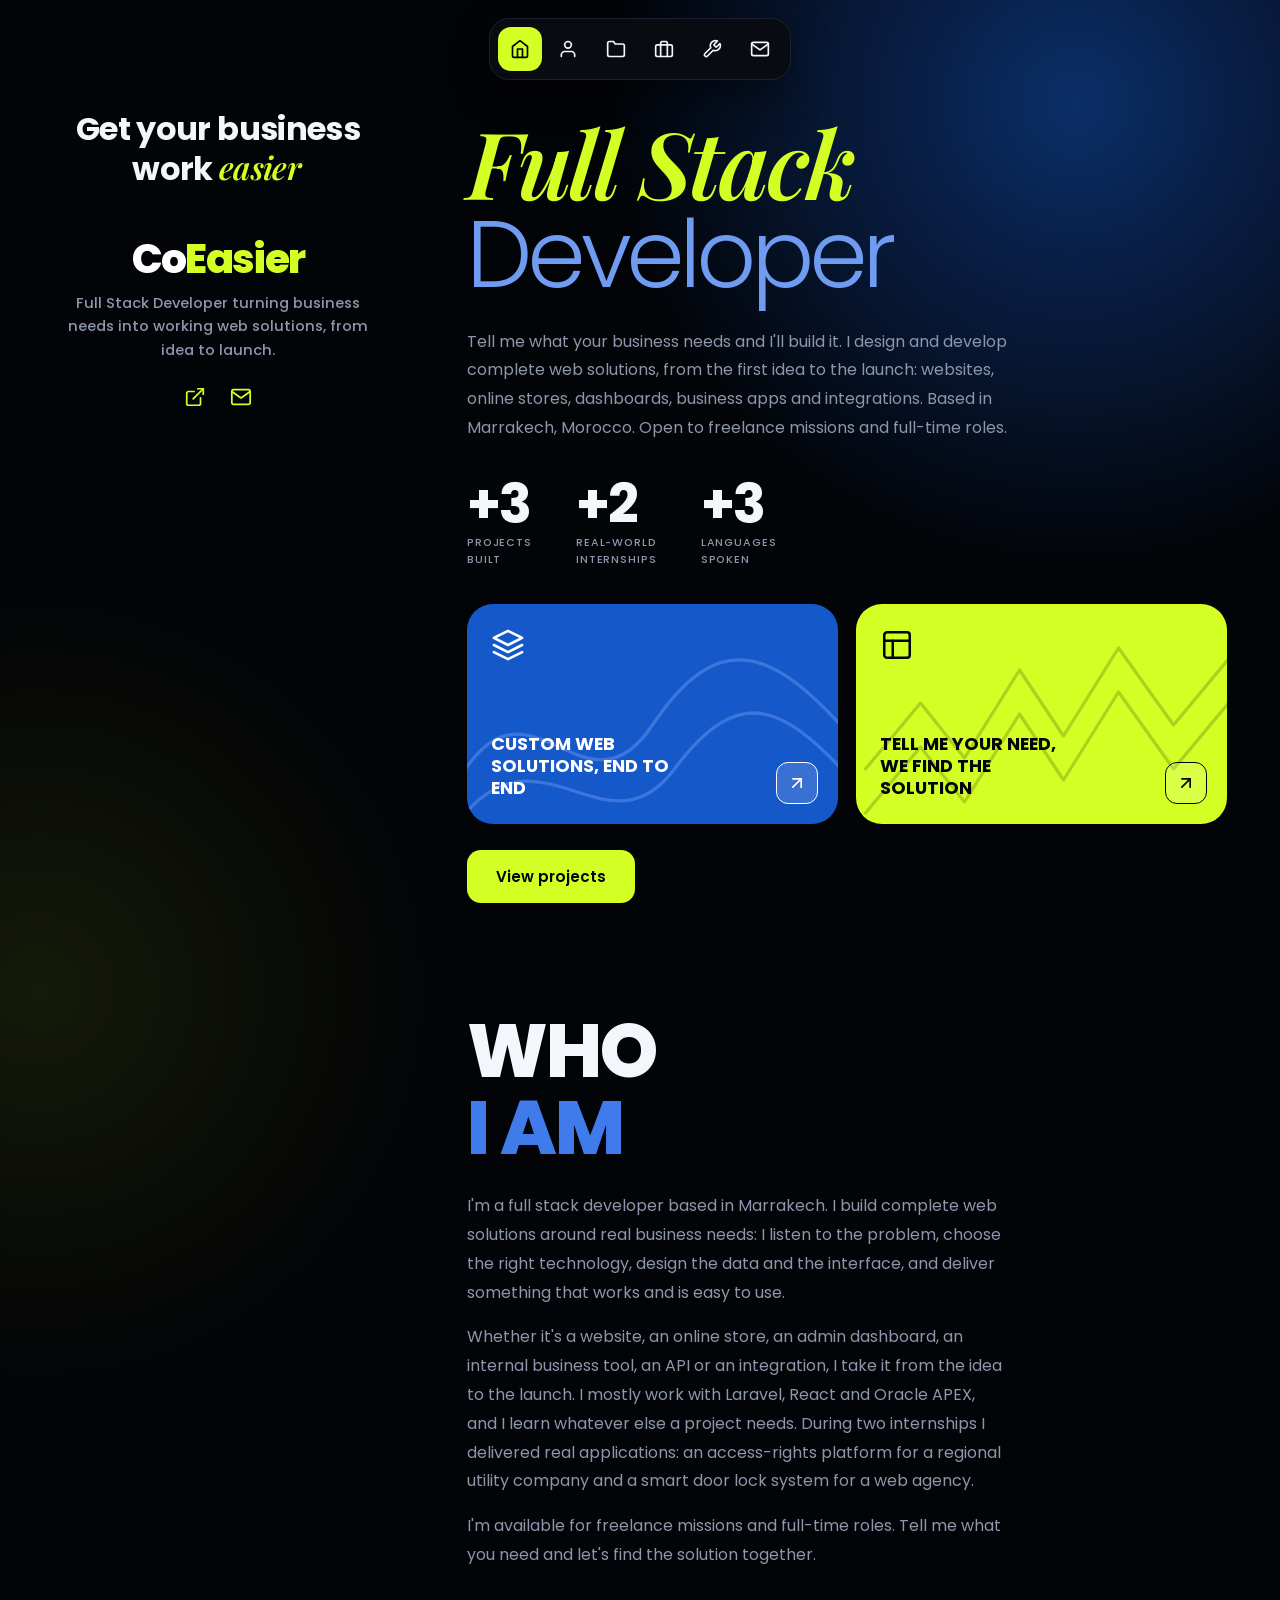
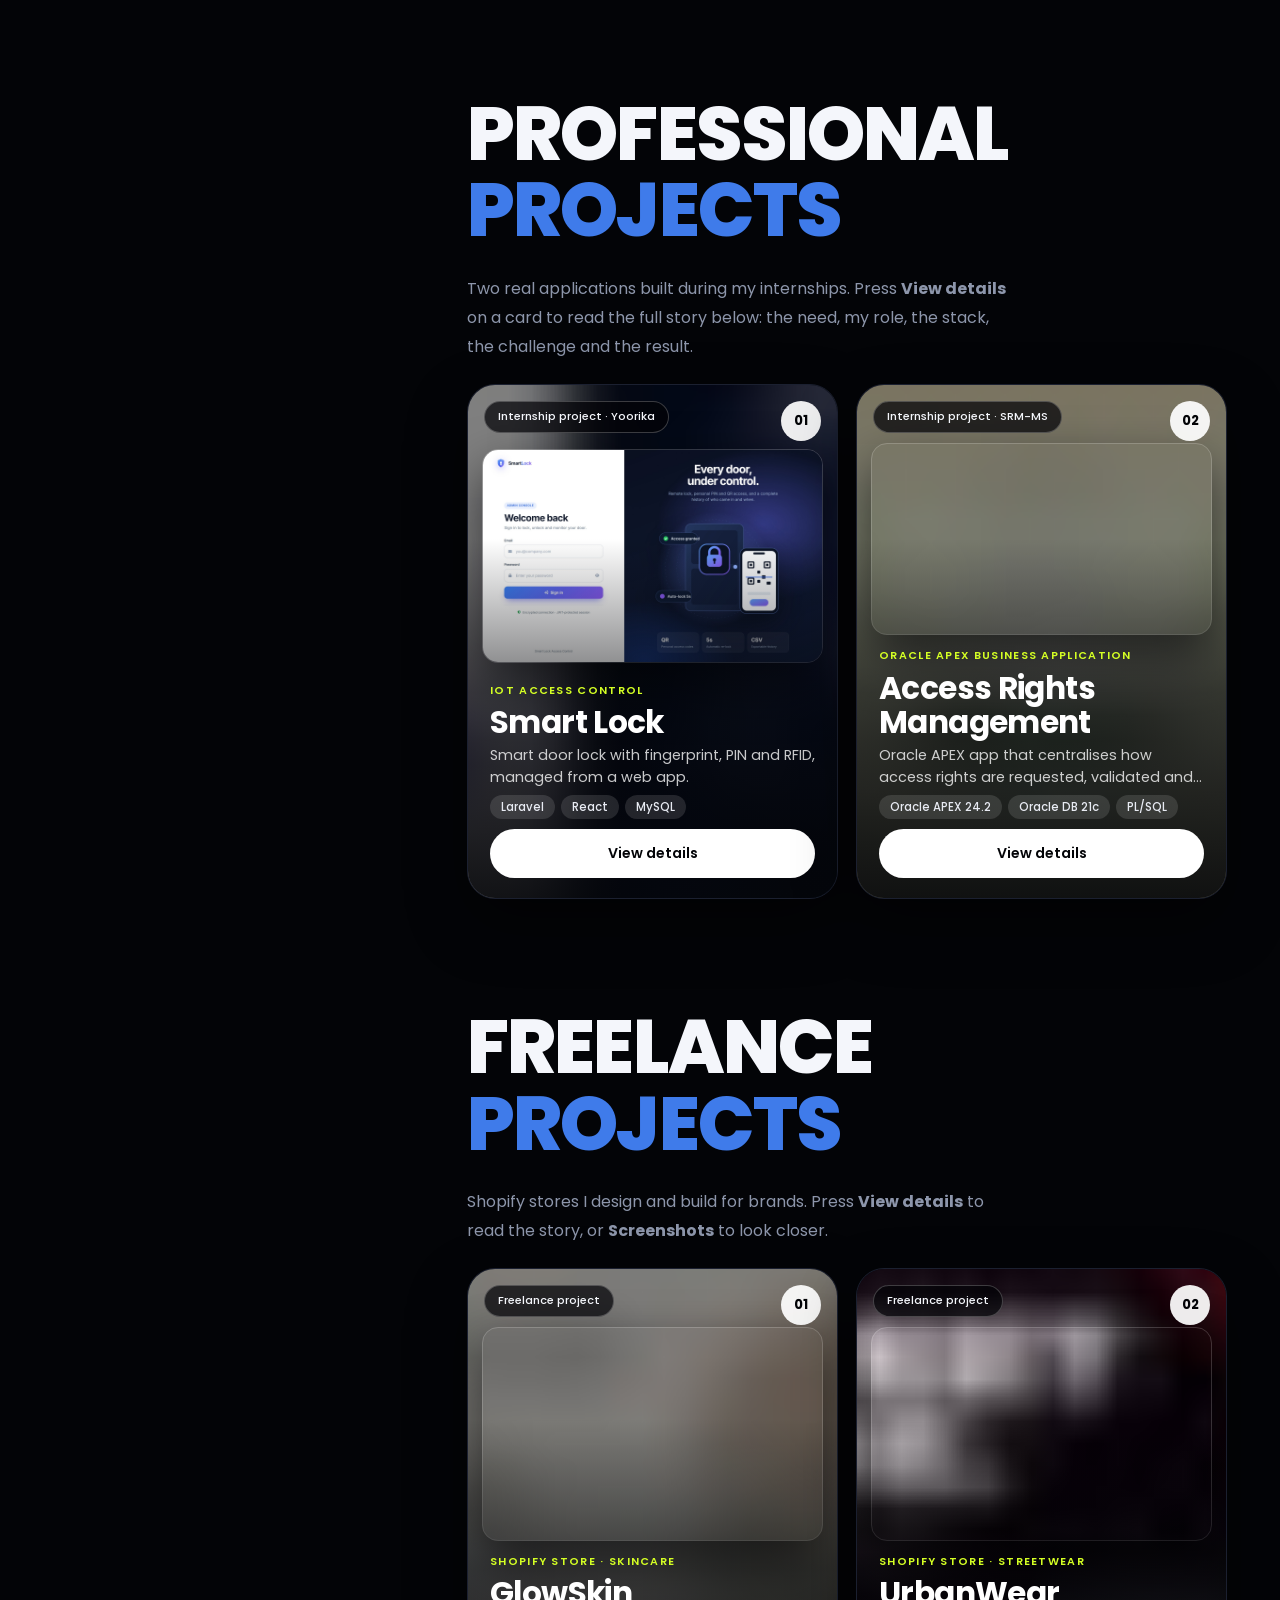
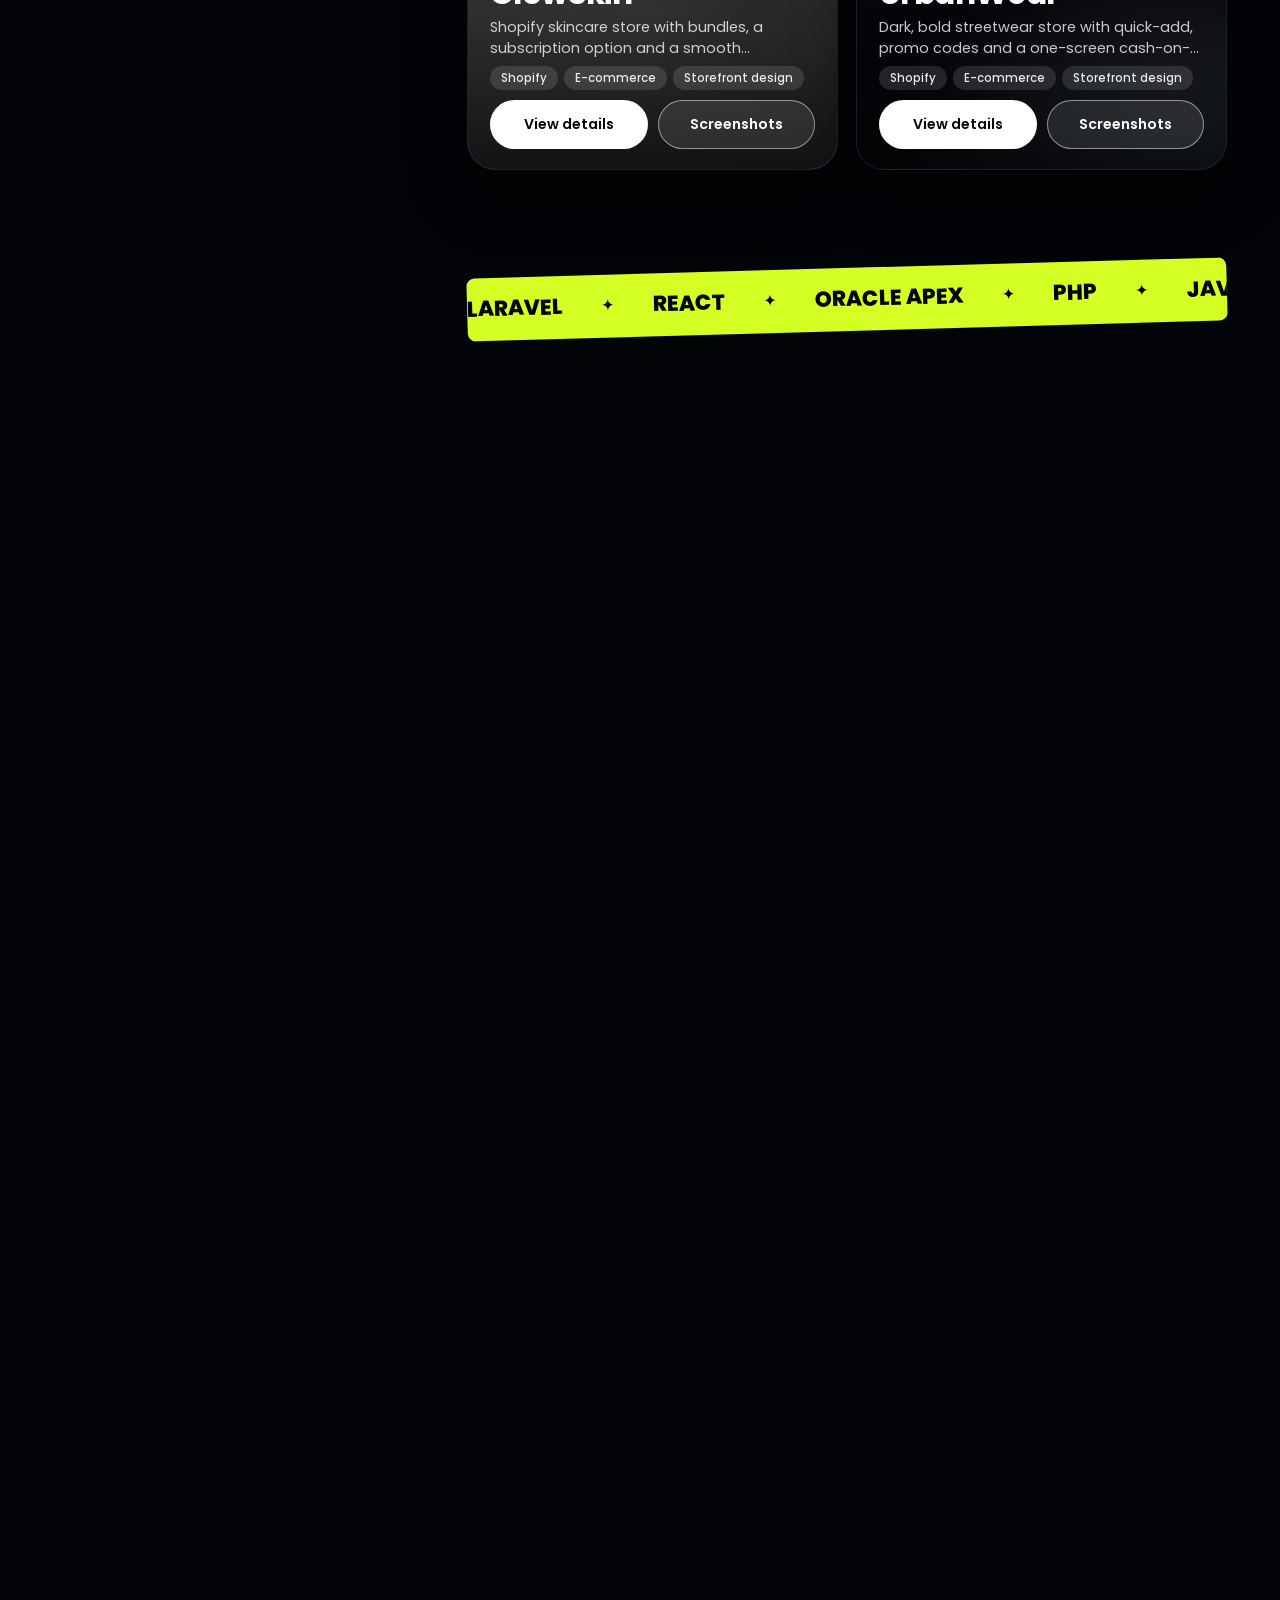
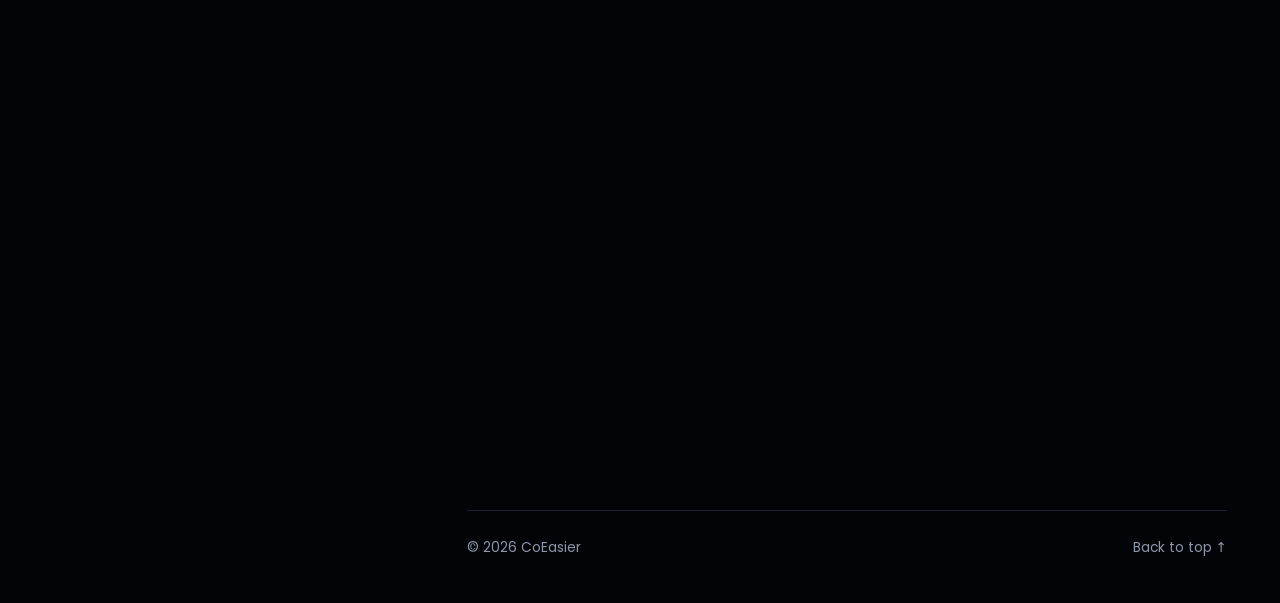
<file: index.html>
<!doctype html>
<html lang="en">
<head>
  <meta charset="utf-8">
  <meta name="viewport" content="width=device-width, initial-scale=1">
  <title>CoEasier | Full Stack Web Developer</title>
  <meta name="description" content="CoEasier, Full Stack Developer in Marrakech, Morocco. I turn business needs into complete web solutions: websites, online stores, dashboards, business apps and integrations.">
  <meta name="theme-color" content="#030407">
  <meta property="og:title" content="CoEasier | Full Stack Web Developer">
  <meta property="og:description" content="Custom web solutions, from the first idea to the launch.">
  <meta property="og:type" content="website">
  <link rel="preconnect" href="https://fonts.googleapis.com">
  <link rel="preconnect" href="https://fonts.gstatic.com" crossorigin>
  <link href="https://fonts.googleapis.com/css2?family=Playfair+Display:ital,wght@1,500;1,600&family=Poppins:wght@300;400;500;600;700;800&display=swap" rel="stylesheet">
  <link rel="stylesheet" href="style.css?v=77">
</head>
<body>
  <svg width="0" height="0" style="position:absolute" aria-hidden="true">
    <defs>
      <symbol id="i-home" viewBox="0 0 24 24"><path d="M3 9l9-7 9 7v11a2 2 0 0 1-2 2H5a2 2 0 0 1-2-2z"/><polyline points="9 22 9 12 15 12 15 22"/></symbol>
      <symbol id="i-user" viewBox="0 0 24 24"><path d="M20 21v-2a4 4 0 0 0-4-4H8a4 4 0 0 0-4 4v2"/><circle cx="12" cy="7" r="4"/></symbol>
      <symbol id="i-folder" viewBox="0 0 24 24"><path d="M22 19a2 2 0 0 1-2 2H4a2 2 0 0 1-2-2V5a2 2 0 0 1 2-2h5l2 3h9a2 2 0 0 1 2 2z"/></symbol>
      <symbol id="i-briefcase" viewBox="0 0 24 24"><rect x="2" y="7" width="20" height="14" rx="2"/><path d="M16 21V5a2 2 0 0 0-2-2h-4a2 2 0 0 0-2 2v16"/></symbol>
      <symbol id="i-tool" viewBox="0 0 24 24"><path d="M14.7 6.3a1 1 0 0 0 0 1.4l1.6 1.6a1 1 0 0 0 1.4 0l3.77-3.77a6 6 0 0 1-7.94 7.94l-6.91 6.91a2.12 2.12 0 0 1-3-3l6.91-6.91a6 6 0 0 1 7.94-7.94l-3.76 3.76z"/></symbol>
      <symbol id="i-mail" viewBox="0 0 24 24"><path d="M4 4h16c1.1 0 2 .9 2 2v12c0 1.1-.9 2-2 2H4c-1.1 0-2-.9-2-2V6c0-1.1.9-2 2-2z"/><polyline points="22,6 12,13 2,6"/></symbol>
      <symbol id="i-github" viewBox="0 0 24 24"><path d="M9 19c-5 1.5-5-2.5-7-3m14 6v-3.87a3.37 3.37 0 0 0-.94-2.61c3.14-.35 6.44-1.54 6.44-7A5.44 5.44 0 0 0 20 4.77 5.07 5.07 0 0 0 19.91 1S18.73.65 16 2.48a13.38 13.38 0 0 0-7 0C6.27.65 5.09 1 5.09 1A5.07 5.07 0 0 0 5 4.77a5.44 5.44 0 0 0-1.5 3.78c0 5.42 3.3 6.61 6.44 7A3.37 3.37 0 0 0 9 18.13V22"/></symbol>
      <symbol id="i-linkedin" viewBox="0 0 24 24"><path d="M16 8a6 6 0 0 1 6 6v7h-4v-7a2 2 0 0 0-4 0v7h-4v-7a6 6 0 0 1 6-6z"/><rect x="2" y="9" width="4" height="12"/><circle cx="4" cy="4" r="2"/></symbol>
      <symbol id="i-ext" viewBox="0 0 24 24"><path d="M18 13v6a2 2 0 0 1-2 2H5a2 2 0 0 1-2-2V8a2 2 0 0 1 2-2h6"/><polyline points="15 3 21 3 21 9"/><line x1="10" y1="14" x2="21" y2="3"/></symbol>
      <symbol id="i-arrow" viewBox="0 0 24 24"><line x1="7" y1="17" x2="17" y2="7"/><polyline points="7 7 17 7 17 17"/></symbol>
      <symbol id="i-flame" viewBox="0 0 24 24"><path d="M12 2c1 4 6 6 6 12a6 6 0 0 1-12 0c0-3 2-4 3-7 1 1 2 2 2 4 2-2 1-6 1-9z"/></symbol>
      <symbol id="i-layers" viewBox="0 0 24 24"><polygon points="12 2 2 7 12 12 22 7 12 2"/><polyline points="2 17 12 22 22 17"/><polyline points="2 12 12 17 22 12"/></symbol>
      <symbol id="i-layout" viewBox="0 0 24 24"><rect x="3" y="3" width="18" height="18" rx="2"/><line x1="3" y1="9" x2="21" y2="9"/><line x1="9" y1="21" x2="9" y2="9"/></symbol>
    </defs>
  </svg>

  <a class="skip" href="#about">Skip to content</a>
  <div class="progress" id="progress" aria-hidden="true"></div>

  <nav class="pill-nav" id="pillNav" aria-label="Main">
    <a href="#home" data-tip="Home" aria-label="Home"><svg class="ic"><use href="#i-home"/></svg></a>
    <a href="#about" data-tip="About" aria-label="About"><svg class="ic"><use href="#i-user"/></svg></a>
    <a href="#projects" data-tip="Projects" aria-label="Projects"><svg class="ic"><use href="#i-folder"/></svg></a>
    <a href="#experience" data-tip="Experience" aria-label="Experience"><svg class="ic"><use href="#i-briefcase"/></svg></a>
    <a href="#stack" data-tip="Tech stack" aria-label="Tech stack"><svg class="ic"><use href="#i-tool"/></svg></a>
    <a href="#contact" data-tip="Contact" aria-label="Contact"><svg class="ic"><use href="#i-mail"/></svg></a>
  </nav>

  <div class="layout">
    <aside class="side">
      <p class="p-tagline rise" style="--d:0">Get your business work <em>easier</em></p>
      <div class="profile rise" style="--d:1">
        <div class="p-info">
          <h2 class="p-name wordmark">Co<em>Easier</em></h2>
          <p class="p-bio">Full Stack Developer turning business needs into working web solutions, from idea to launch.</p>
          <div class="p-links" id="profileLinks"></div>
        </div>
      </div>
    </aside>

    <main class="content">
      <section id="home" class="block hero">
        <h1 class="big hero-title rise" style="--d:1"><span class="ser">Full Stack</span><span class="dim">Developer</span></h1>
        <p class="lede rise" style="--d:2">Tell me what your business needs and I'll build it. I design and develop complete web solutions, from the first idea to the launch: websites, online stores, dashboards, business apps and integrations. Based in Marrakech, Morocco. Open to freelance missions and full-time roles.</p>
        <ul class="stats rise" style="--d:3" aria-label="Highlights">
          <li><strong>+<span data-count="3">3</span></strong><span>PROJECTS<br>BUILT</span></li>
          <li><strong>+<span data-count="2">2</span></strong><span>REAL-WORLD<br>INTERNSHIPS</span></li>
          <li><strong>+<span data-count="3">3</span></strong><span>LANGUAGES<br>SPOKEN</span></li>
        </ul>
        <div class="tiles rise" style="--d:4">
          <a class="tile blue" href="#projects">
            <svg class="pat" viewBox="0 0 300 200" aria-hidden="true"><path d="M-20 150 C 40 60, 90 200, 150 110 S 260 40, 330 120"/><path d="M-20 190 C 50 110, 110 230, 170 150 S 270 90, 340 170"/></svg>
            <svg class="ic big-ic"><use href="#i-layers"/></svg>
            <span class="t-title">CUSTOM WEB SOLUTIONS, END TO END</span>
            <span class="t-go" aria-hidden="true"><svg class="ic"><use href="#i-arrow"/></svg></span>
          </a>
          <a class="tile lime" href="#contact">
            <svg class="pat" viewBox="0 0 300 200" aria-hidden="true"><polyline points="-10,150 40,90 80,140 130,60 170,120 220,40 270,110 320,50"/><polyline points="-10,190 40,130 80,180 130,100 170,160 220,80 270,150 320,90"/></svg>
            <svg class="ic big-ic"><use href="#i-layout"/></svg>
            <span class="t-title">TELL ME YOUR NEED, WE FIND THE SOLUTION</span>
            <span class="t-go" aria-hidden="true"><svg class="ic"><use href="#i-arrow"/></svg></span>
          </a>
        </div>
        <div class="cta rise" style="--d:5">
          <a class="btn solid" href="#projects">View projects</a>
        </div>
      </section>

      <section id="about" class="block">
        <h2 class="big reveal"><span>WHO</span><span class="dim">I AM</span></h2>
        <div class="reveal" style="--d:1">
          <p class="body">I'm a full stack developer based in Marrakech. I build complete web solutions around real business needs: I listen to the problem, choose the right technology, design the data and the interface, and deliver something that works and is easy to use.</p>
          <p class="body">Whether it's a website, an online store, an admin dashboard, an internal business tool, an API or an integration, I take it from the idea to the launch. I mostly work with Laravel, React and Oracle APEX, and I learn whatever else a project needs. During two internships I delivered real applications: an access-rights platform for a regional utility company and a smart door lock system for a web agency.</p>
          <p class="body">I'm available for freelance missions and full-time roles. Tell me what you need and let's find the solution together.</p>
        </div>
      </section>

      <section id="projects" class="block">
        <h2 class="big reveal"><span>PROFESSIONAL</span><span class="dim">PROJECTS</span></h2>
        <p class="body reveal" style="--d:1">Two real applications built during my internships. Press <b>View details</b> on a card to read the full story below: the need, my role, the stack, the challenge and the result.</p>
        <div class="pcards" id="projectList"></div>
        <div class="pdetail" id="pdetail" inert aria-live="polite"><div class="pd-inner" id="pdInner"></div></div>
      </section>

      <section id="freelance" class="block">
        <h2 class="big reveal"><span>FREELANCE</span><span class="dim">PROJECTS</span></h2>
        <p class="body reveal" style="--d:1">Shopify stores I design and build for brands. Press <b>View details</b> to read the story, or <b>Screenshots</b> to look closer.</p>
        <div class="pcards" id="freeList"></div>
      </section>

      <div class="ribbon" aria-hidden="true">
        <div class="ribbon-track">
          <span>LARAVEL</span><span>REACT</span><span>ORACLE APEX</span><span>PHP</span><span>JAVASCRIPT</span><span>MYSQL</span><span>PL/SQL</span><span>REST APIS</span>
          <span>LARAVEL</span><span>REACT</span><span>ORACLE APEX</span><span>PHP</span><span>JAVASCRIPT</span><span>MYSQL</span><span>PL/SQL</span><span>REST APIS</span>
        </div>
      </div>

      <section id="experience" class="block">
        <h2 class="big reveal"><span>REAL-WORLD</span><span class="dim">EXPERIENCE</span></h2>
        <div class="elist">
          <article class="eitem reveal">
            <span class="go" aria-hidden="true"><svg class="ic"><use href="#i-arrow"/></svg></span>
            <h3>SRM-MS · Oracle APEX Developer Intern</h3>
            <p class="sub">Société Régionale Multiservices Marrakech-Safi</p>
            <ul>
              <li>Designed a relational Oracle database and a multi-level validation workflow (hierarchical, functional, DSITD).</li>
              <li>Built business logic in PL/SQL: procedures, functions, triggers and compound triggers to automate statuses and keep access rights in sync.</li>
              <li>Implemented role-based access control (RBAC) with a full audit trail of every operation in Oracle APEX.</li>
            </ul>
            <p class="date">Sep – Oct 2026</p>
            <div class="tags"><span>Oracle APEX 24.2</span><span>Oracle DB 21c</span><span>SQL</span><span>PL/SQL</span><span>ORDS</span></div>
          </article>
          <article class="eitem reveal">
            <span class="go" aria-hidden="true"><svg class="ic"><use href="#i-arrow"/></svg></span>
            <h3>Yoorika Web Management · Web Developer Intern</h3>
            <p class="sub">Marrakech</p>
            <ul>
              <li>Developed a Smart Door Lock Management System with physical authentication (fingerprint, PIN, RFID) and a web supervision app.</li>
              <li>Created an admin dashboard to manage users and monitor entries and exits, with a full access history (logs).</li>
              <li>Designed an extensible architecture that can connect to other smart-lock devices.</li>
            </ul>
            <p class="date">April 2026</p>
            <div class="tags"><span>Laravel</span><span>React</span><span>MySQL</span></div>
          </article>
        </div>
      </section>

      <section id="stack" class="block">
        <h2 class="big reveal"><span>TECH</span><span class="dim">STACK</span></h2>
        <p class="body reveal" style="--d:1">My main tools, all used in real projects. I choose the right technology for each problem.</p>
        <div class="stack" id="stackList"></div>
      </section>

      <section id="contact" class="block">
        <h2 class="big reveal"><span>LET'S WORK</span><span class="dim">TOGETHER</span></h2>
        <p class="body reveal" style="--d:1">Have an idea, a problem to solve or a process to put online? Tell me about it and I'll get back to you quickly with how I can help.</p>
        <form id="contactForm" class="form reveal" novalidate>
          <div class="f-row">
            <div class="field">
              <label for="cName">Name</label>
              <input id="cName" name="name" type="text" placeholder="Your name" autocomplete="name" aria-describedby="cNameErr">
              <p class="err" id="cNameErr" role="alert"></p>
            </div>
            <div class="field">
              <label for="cEmail">Email</label>
              <input id="cEmail" name="email" type="email" placeholder="you@email.com" autocomplete="email" aria-describedby="cEmailErr">
              <p class="err" id="cEmailErr" role="alert"></p>
            </div>
          </div>
          <div class="field">
            <label for="cType">Project type</label>
            <select id="cType" name="type">
              <option value="">Select…</option>
              <option>Website or landing page</option>
              <option>E-commerce store</option>
              <option>Admin dashboard or web app</option>
              <option>Business tool or automation</option>
              <option>API or integration</option>
              <option>Oracle APEX application</option>
              <option>Not sure yet, let's talk</option>
            </select>
          </div>
          <div class="field">
            <label for="cMsg">Message</label>
            <textarea id="cMsg" name="message" placeholder="Tell me about your project" aria-describedby="cMsgErr"></textarea>
            <p class="err" id="cMsgErr" role="alert"></p>
          </div>
          <div class="hp" aria-hidden="true"><label>Leave empty <input type="text" name="company" tabindex="-1" autocomplete="off"></label></div>
          <button class="btn solid wide" type="submit" id="formBtn">Submit</button>
          <p class="form-status" id="formStatus" role="status" aria-live="polite"></p>
        </form>
        <p class="direct reveal">Prefer direct contact? <a href="https://mail.google.com/mail/?view=cm&fs=1&to=co.easier54%40gmail.com" target="_blank" rel="noopener">co.easier54@gmail.com</a> · <a href="https://www.fiverr.com/realswimo" target="_blank" rel="noopener">Fiverr</a></p>
      </section>

      <footer class="footer">
        <span>© <span id="year">2026</span> CoEasier</span>
        <a href="#home">Back to top ↑</a>
      </footer>
    </main>
  </div>


  <div class="lightbox" id="lightbox" role="dialog" aria-modal="true" aria-label="Project screenshots" hidden>
    <button class="lb-close" id="lbClose" type="button" aria-label="Close">×</button>
    <button class="lb-nav prev" id="lbPrev" type="button" aria-label="Previous screenshot">‹</button>
    <figure class="lb-fig">
      <img id="lbImg" alt="" decoding="async">
      <figcaption><b id="lbTitle"></b><span id="lbCount"></span></figcaption>
    </figure>
    <button class="lb-nav next" id="lbNext" type="button" aria-label="Next screenshot">›</button>
  </div>

  <script src="script.js?v=78" defer></script>
</body>
</html>
</file>
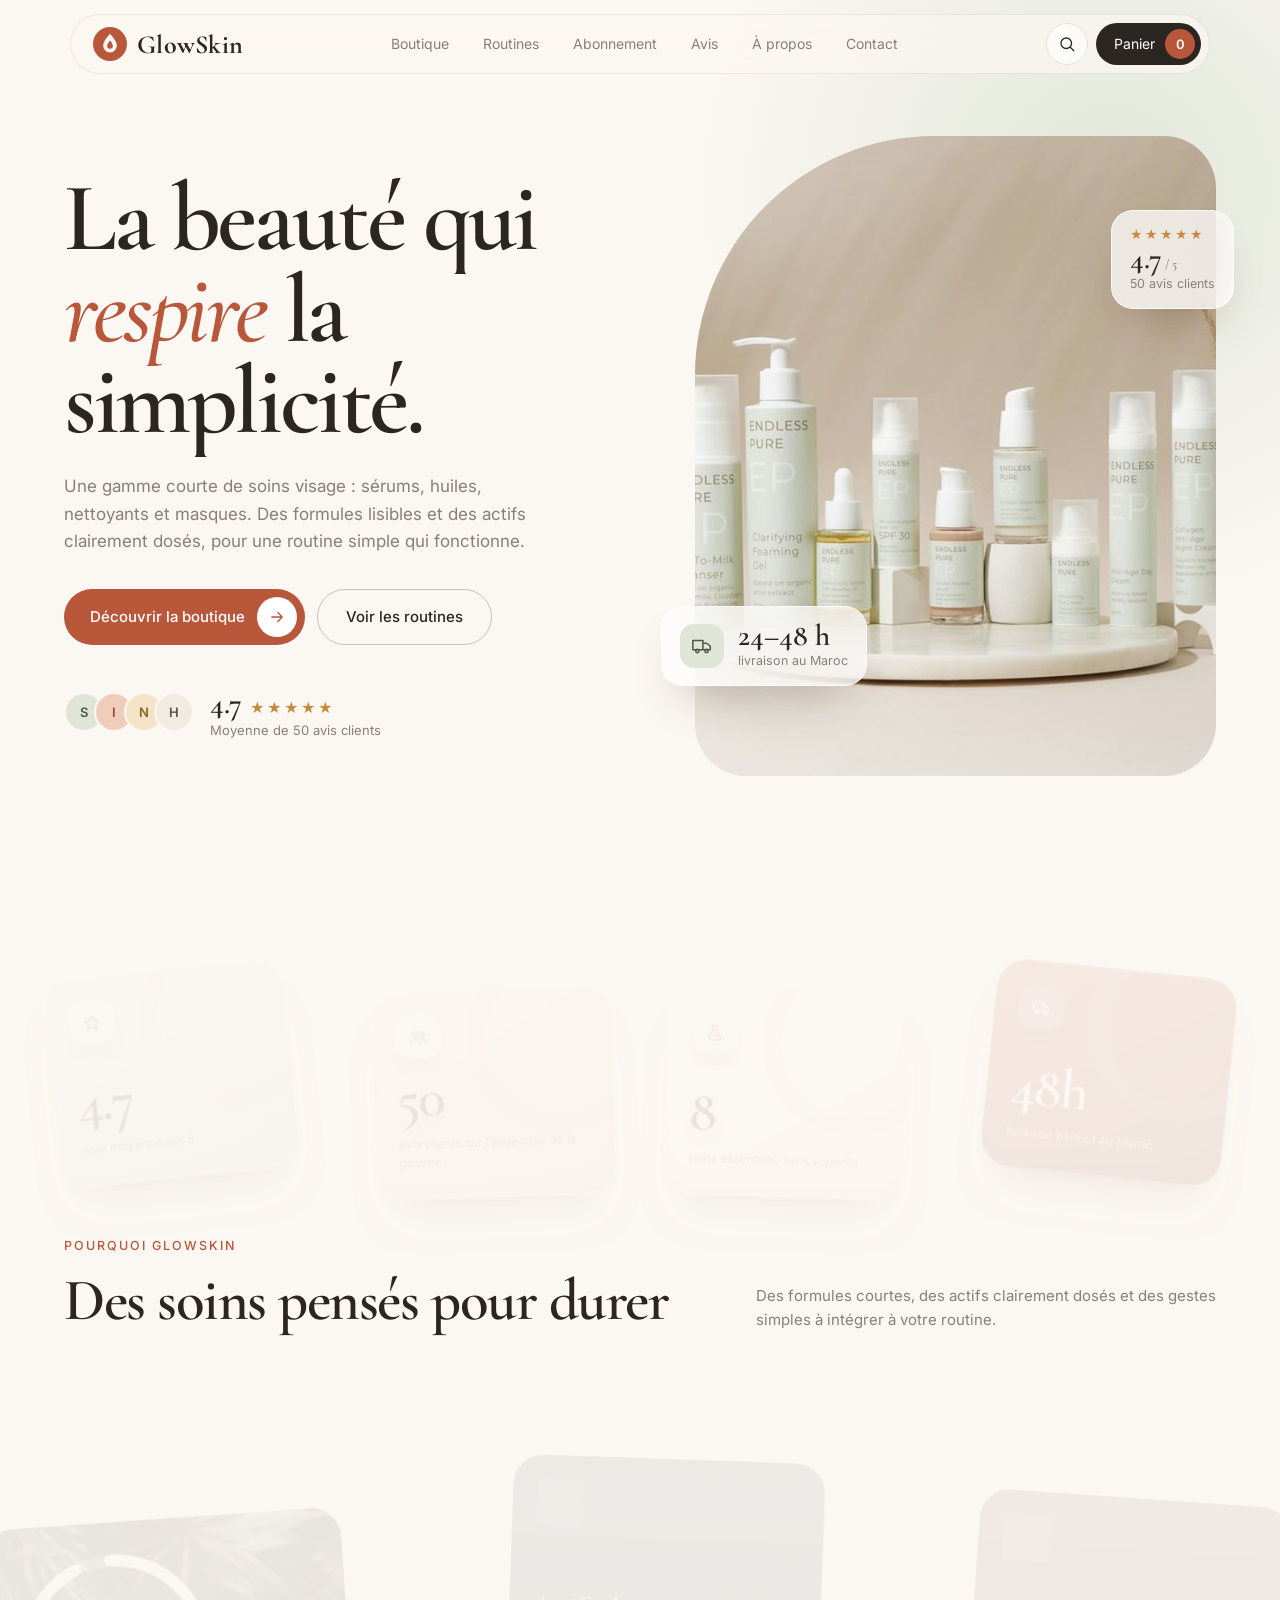
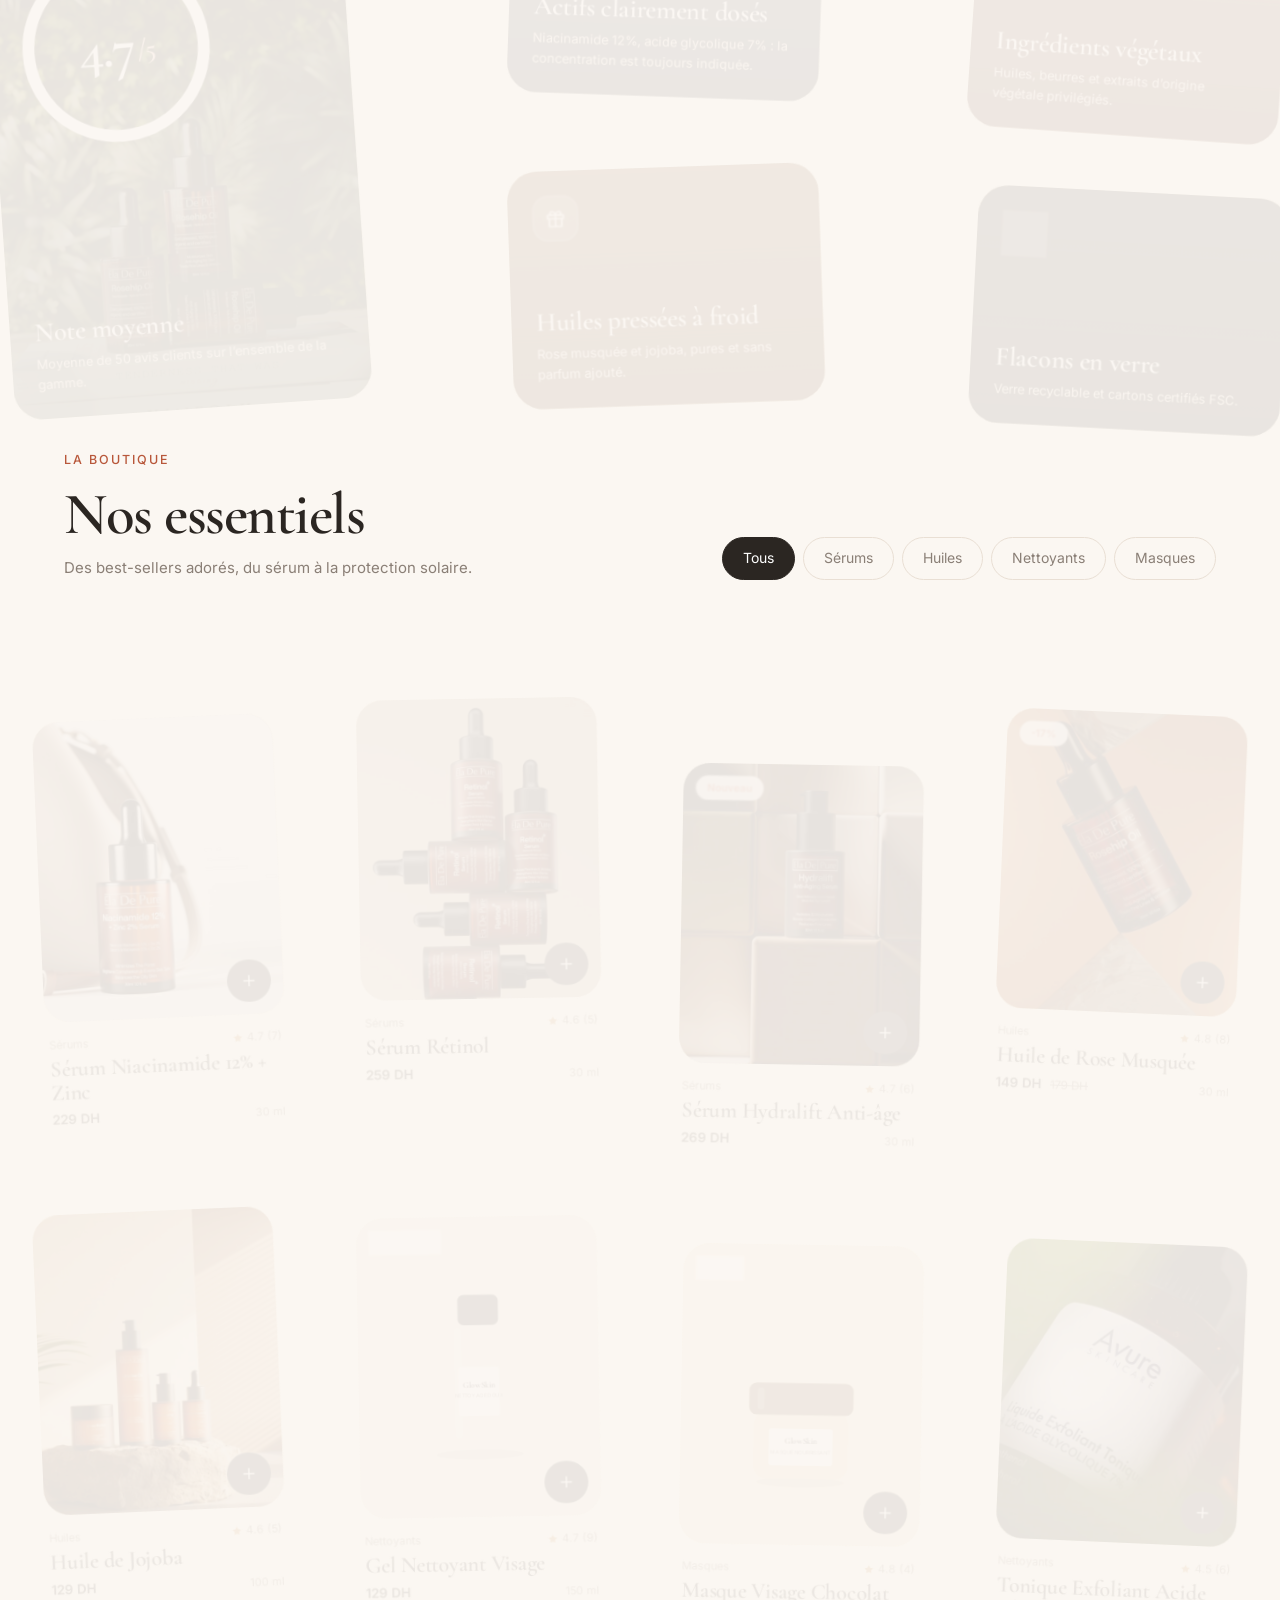
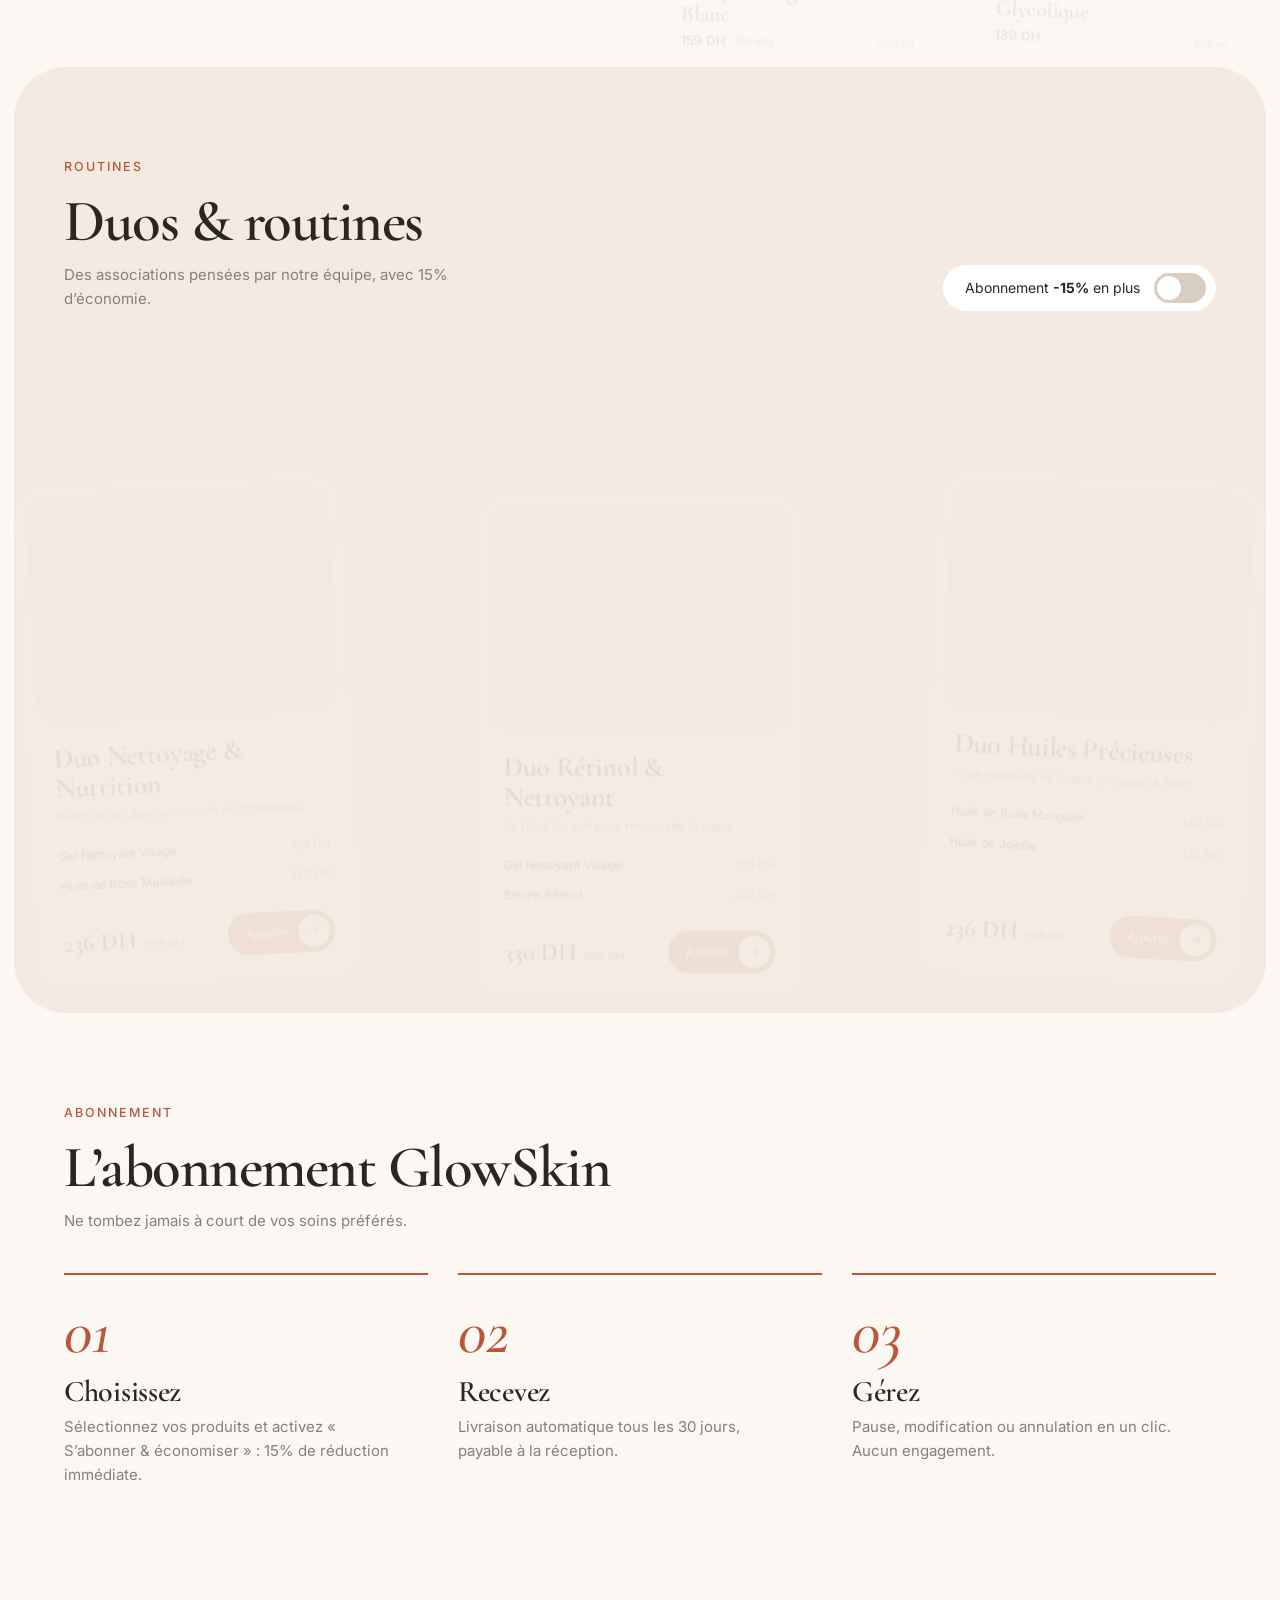
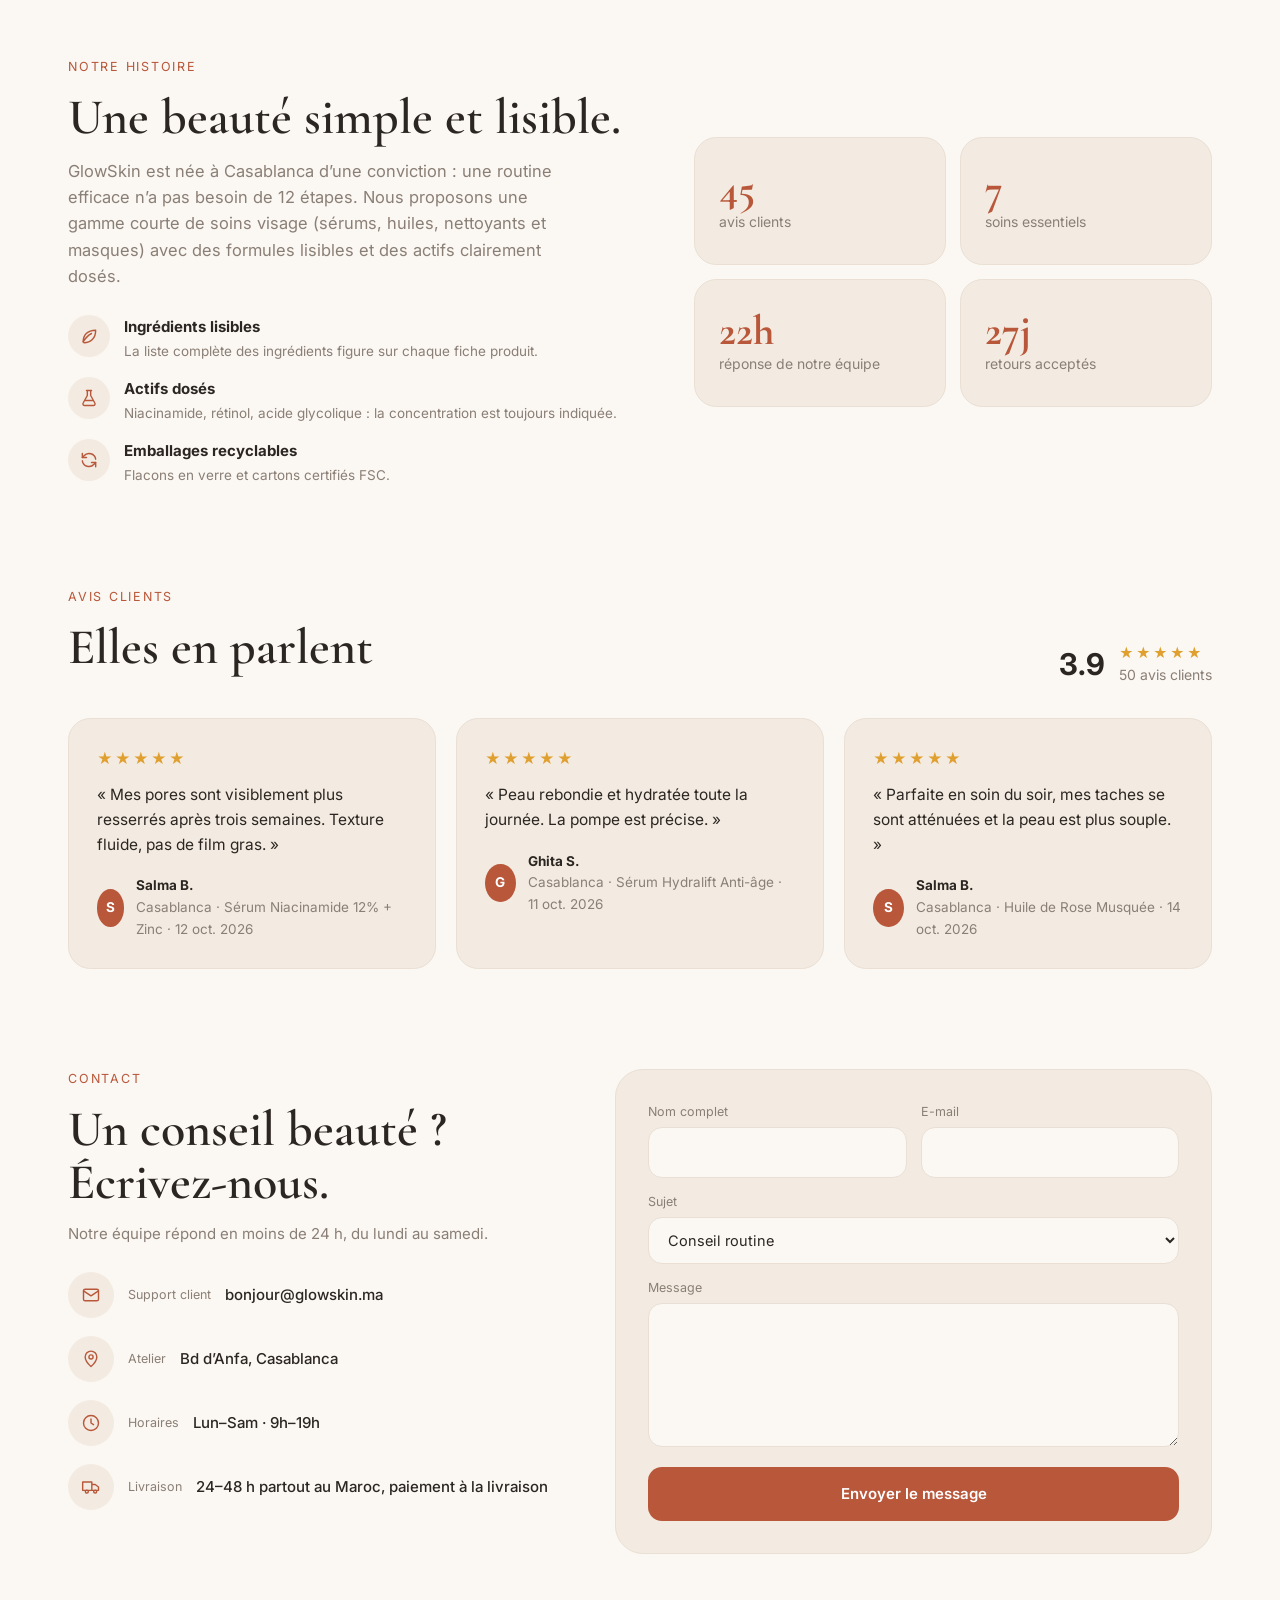
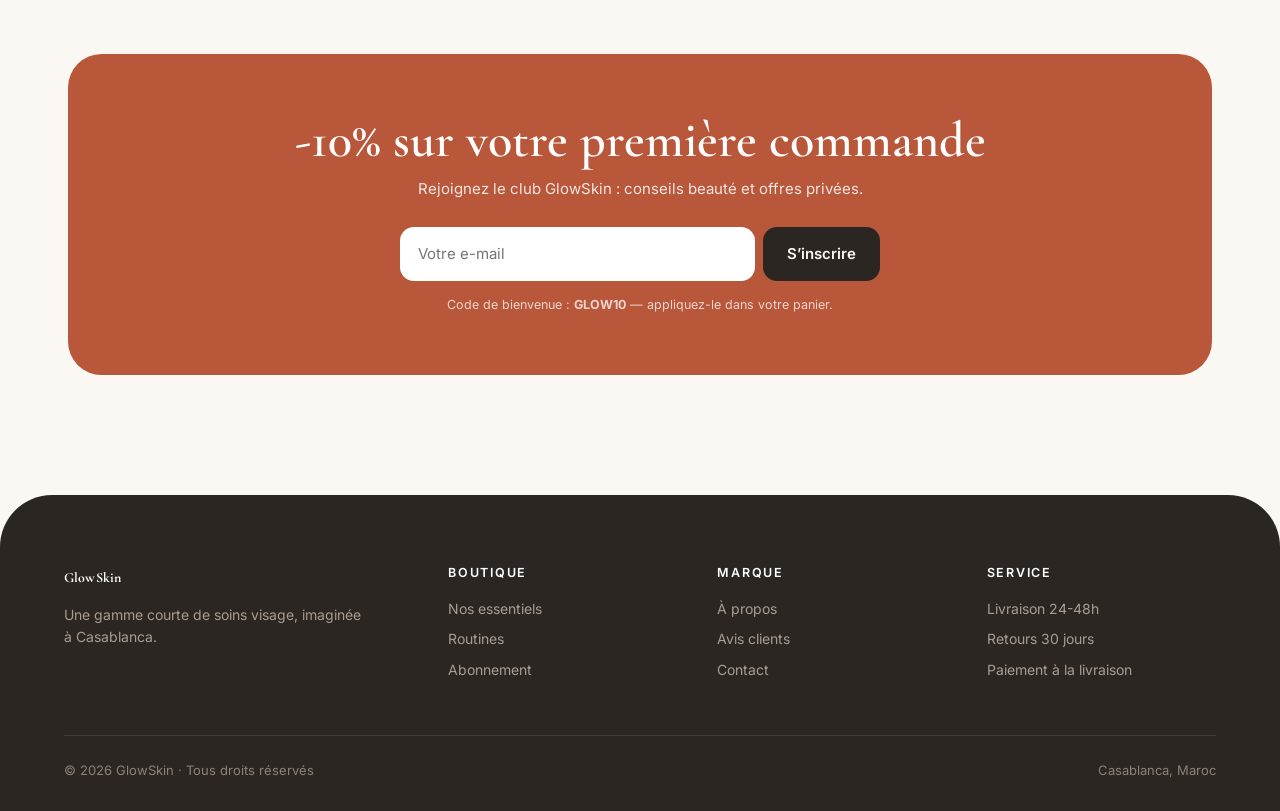
<file: glowskin/index.html>
<!doctype html>
<html lang="fr">
<head>
<meta charset="utf-8">
<meta name="viewport" content="width=device-width,initial-scale=1">
<script>(function(){var q=location.search,l=/[?&]lite=1/.test(q)?1:/[?&]full=1/.test(q)?0:matchMedia("(pointer:coarse),(max-width:900px)").matches;if(l)document.documentElement.classList.add("lite")})()</script>
<title>GlowSkin — Skincare & Beauty</title>
<link rel="preconnect" href="https://fonts.googleapis.com">
<link href="https://fonts.googleapis.com/css2?family=Cormorant+Garamond:ital,wght@0,500;0,600;0,700;1,500;1,600&family=Inter:wght@400;500;600&display=swap" rel="stylesheet">
<style>
:root{--bg:#fbf7f2;--fg:#2b2622;--mut:#8a7f76;--line:#e9dfd4;--acc:#b8573a;--accfg:#fff;--card:#f3ebe1;--sage:#dfe6d8;--r:999px;--rr:14px;--hf:'Cormorant Garamond',serif;--hw:600;--ease:cubic-bezier(.2,.8,.2,1)}
*{box-sizing:border-box}html{scroll-behavior:smooth}html,body{overflow-x:clip}
body{margin:0;background:var(--bg);color:var(--fg);font:15px/1.6 Inter,system-ui,sans-serif;-webkit-font-smoothing:antialiased}
h1,h2,h3{font-family:var(--hf);font-weight:600;line-height:1.05;margin:0;letter-spacing:-.01em}
a{color:inherit;text-decoration:none}button{font:inherit;cursor:pointer;color:inherit}
svg{display:block}
.wrap{max-width:1200px;margin:0 auto;padding:0 24px}
.pg{position:fixed;top:0;left:0;right:0;height:3px;background:var(--acc);transform-origin:0 50%;transform:scaleX(0);z-index:120}
/* navigation flottante */
nav{position:fixed;top:14px;left:50%;transform:translateX(-50%);z-index:60;width:min(1140px,calc(100% - 28px));border-radius:99px;background:rgba(251,247,242,.68);-webkit-backdrop-filter:blur(20px) saturate(1.5);backdrop-filter:blur(20px) saturate(1.5);border:1px solid rgba(43,38,34,.07);transition:background .4s,box-shadow .4s}
nav.sc{background:rgba(251,247,242,.9);box-shadow:0 18px 50px -26px rgba(60,30,10,.45)}
nav .in{display:flex;align-items:center;justify-content:space-between;padding:8px 8px 8px 22px}
.logo{display:flex;align-items:center;gap:10px;font:700 26px var(--hf);letter-spacing:.01em}
.links{display:flex;gap:6px;font-size:14px}.links a{padding:8px 14px;border-radius:99px;color:var(--mut);transition:.25s}.links a:hover{color:var(--fg);background:rgba(43,38,34,.06)}
.nr{display:flex;gap:8px;align-items:center}
.ib{width:42px;height:42px;border-radius:50%;border:1px solid var(--line);background:rgba(255,255,255,.6);display:grid;place-items:center;transition:.25s}.ib:hover{background:#fff;border-color:var(--fg)}
.cartbtn{height:42px;border:0;border-radius:99px;background:var(--fg);color:#fff;display:flex;align-items:center;gap:10px;padding:0 6px 0 18px;font-size:14px;transition:.25s}.cartbtn:hover{background:var(--acc)}
.cartbtn b{background:var(--acc);border-radius:99px;min-width:30px;height:30px;font-size:13px;font-weight:600;display:grid;place-items:center;padding:0 8px;transition:.25s}.cartbtn:hover b{background:#fff;color:var(--acc)}
/* hero */
.hero{position:relative;overflow:hidden;padding:136px 0 70px}
.hero::before{content:'';position:absolute;width:820px;height:820px;right:-240px;top:-220px;background:radial-gradient(closest-side,rgba(223,230,216,.95),transparent);z-index:-1}
.hg{display:grid;grid-template-columns:1.05fr .95fr;gap:56px;align-items:center}
.tag{display:inline-flex;align-items:center;gap:10px;background:#fff;border:1px solid var(--line);border-radius:99px;padding:7px 16px 7px 12px;font-size:13px;font-weight:500;margin-bottom:26px}
.tag i{width:8px;height:8px;border-radius:50%;background:#5aa469;animation:pulse 2.2s infinite}
@keyframes pulse{0%{box-shadow:0 0 0 0 rgba(90,164,105,.55)}70%,100%{box-shadow:0 0 0 10px rgba(90,164,105,0)}}
.hero h1{font-size:clamp(54px,7.6vw,112px);line-height:.94;letter-spacing:-.035em}
.hero h1 em{color:var(--acc);font-style:italic;font-weight:500}
.ln{display:block;overflow:hidden;padding-bottom:.1em;margin-bottom:-.1em}
.ln>span{display:block;transform:translateY(112%);animation:lnup 1.1s var(--ease) forwards;animation-delay:calc(.15s + var(--i)*.13s)}
@keyframes lnup{to{transform:none}}
.lead{color:var(--mut);max-width:480px;margin:26px 0 34px;font-size:17px;opacity:0;animation:fadeup 1s var(--ease) .65s forwards}
.cta{display:flex;gap:12px;flex-wrap:wrap;opacity:0;animation:fadeup 1s var(--ease) .8s forwards}
@keyframes fadeup{from{opacity:0;transform:translateY(18px)}to{opacity:1;transform:none}}
.btn{display:inline-flex;align-items:center;gap:12px;border:0;border-radius:var(--r);padding:8px 8px 8px 26px;font-weight:500;background:var(--acc);color:#fff;transition:.3s var(--ease)}
.btn .ar{width:40px;height:40px;border-radius:50%;background:#fff;color:var(--acc);display:grid;place-items:center;transition:.3s var(--ease)}
.btn:hover{box-shadow:0 18px 36px -14px var(--acc);transform:translateY(-2px)}.btn:hover .ar{transform:translateX(3px) rotate(-45deg)}
.btn.plain{padding:15px 28px}
.btn.ghost{background:transparent;color:var(--fg);border:1px solid rgba(43,38,34,.25);padding:15px 28px}.btn.ghost:hover{background:var(--fg);color:#fff;box-shadow:none}
.proof{display:flex;align-items:center;gap:16px;margin-top:40px;opacity:0;animation:fadeup 1s var(--ease) .95s forwards}
.avs{display:flex}.avs span{width:40px;height:40px;border-radius:50%;margin-left:-10px;border:2px solid var(--bg);display:grid;place-items:center;font-size:13px;font-weight:600;color:#4d5b43}.avs span:first-child{margin:0}
.avs span:nth-child(1){background:var(--sage)}.avs span:nth-child(2){background:#f0cdbb;color:#8f4a30}.avs span:nth-child(3){background:#f5e3c8;color:#8a6420}.avs span:nth-child(4){background:var(--card)}
.proof b{font:600 30px var(--hf);margin-right:8px}.proof .stars{color:#c9893a;letter-spacing:2px;font-size:14px}.proof small{display:block;color:var(--mut);font-size:13px;line-height:1.3}
.hm{position:relative;height:640px;opacity:0;animation:fadeup 1.2s var(--ease) .3s forwards}
.hmi{position:absolute;inset:0;overflow:hidden;border-radius:240px 52px 52px 52px;background:var(--sage)}
.hmi .hpimg{will-change:transform;transform:scale(1.1)}
.hmi.hp .fl,.hmi.hp .blob{display:none}
.blob{position:absolute;border-radius:50%}.b1{width:420px;height:420px;background:#e8ecdf;right:10px;top:70px}.b2{width:240px;height:240px;background:#f0cdbb;left:10px;bottom:30px}
.fl{position:absolute;animation:fl 6s ease-in-out infinite}.fl svg{width:100%;height:auto;filter:drop-shadow(0 30px 30px rgba(60,30,10,.22))}
.f1{width:190px;left:34%;top:60px}.f2{width:240px;left:6%;top:200px;animation-delay:-2s}.f3{width:200px;right:4%;top:240px;animation-delay:-4s}
@keyframes fl{50%{transform:translateY(-16px)}}
.gc{position:absolute;z-index:4;background:rgba(255,255,255,.72);-webkit-backdrop-filter:blur(18px);backdrop-filter:blur(18px);border:1px solid rgba(255,255,255,.7);border-radius:22px;padding:14px 18px;box-shadow:0 24px 50px -24px rgba(60,30,10,.4);animation:fl 7s ease-in-out infinite}
.gc.g1{left:-34px;bottom:90px;display:flex;align-items:center;gap:14px}.gc.g2{right:-18px;top:74px;animation-delay:-3s;text-align:left}
.gc .gi{width:44px;height:44px;border-radius:14px;background:var(--sage);color:#4d5b43;display:grid;place-items:center}
.gc b{font:600 30px/1 var(--hf);display:block}.gc small{color:var(--mut);font-size:12.5px;display:block}.gc .st{color:#c9893a;letter-spacing:2px;font-size:12px}
/* chiffres */
.strip{padding:20px 0 44px}
.sg{display:grid;grid-template-columns:repeat(4,1fr);gap:20px}
.sgi{perspective:1100px}
.stc{position:relative;height:100%;min-height:236px;border-radius:34px;padding:26px 26px 28px;color:var(--fg);display:flex;flex-direction:column;justify-content:flex-end;overflow:hidden;isolation:isolate;background:linear-gradient(150deg,#fff 0%,#f7f0e7 100%);border:1px solid rgba(255,255,255,.9);box-shadow:inset 0 1px 0 #fff,inset 0 -16px 30px -18px rgba(184,87,58,.2),0 2px 0 rgba(233,223,212,.95),0 38px 48px -30px rgba(80,40,10,.55),0 14px 24px -14px rgba(80,40,10,.22);transform-style:preserve-3d;transform:rotateX(var(--rx,0deg)) rotateY(var(--ry,0deg));transition:transform .6s var(--ease),box-shadow .5s}
.stc.hot{transition:transform .12s linear,box-shadow .5s}
.stc:hover{box-shadow:inset 0 1px 0 #fff,inset 0 -16px 30px -18px rgba(184,87,58,.25),0 2px 0 rgba(233,223,212,.95),0 52px 60px -30px rgba(80,40,10,.62),0 20px 30px -14px rgba(80,40,10,.28)}
.stc::before{content:'';position:absolute;inset:0;z-index:-1;background:radial-gradient(380px circle at var(--mx,30%) var(--my,0%),rgba(255,255,255,.9),transparent 58%);opacity:0;transition:opacity .4s}.stc:hover::before{opacity:1}
.stc::after{content:'';position:absolute;right:-46px;top:-46px;width:170px;height:170px;border-radius:50%;border:20px solid rgba(184,87,58,.07);z-index:-1}
.stc .ico{position:absolute;left:26px;top:26px;width:52px;height:52px;border-radius:18px;display:inline-flex;align-items:center;justify-content:center;background:#fff;color:var(--acc);box-shadow:0 12px 18px -8px rgba(80,40,10,.4),inset 0 -3px 0 rgba(184,87,58,.14);transform:translateZ(36px)}
.stc b{display:block;font:600 clamp(50px,5vw,72px)/1 var(--hf);letter-spacing:-.025em;transform:translateZ(50px);text-shadow:0 10px 16px rgba(80,40,10,.14)}
.stc span{display:block;color:var(--mut);font-size:13.5px;margin-top:10px;max-width:210px;transform:translateZ(24px)}
.stc.t1{background:linear-gradient(150deg,#f4f8ef 0%,#dce5d3 100%)}
.stc.t2{background:linear-gradient(150deg,#fff6f0 0%,#f5d6c6 100%)}
.stc.t4{color:#fff;background:linear-gradient(150deg,#c9694b 0%,#8f3f26 100%);border-color:rgba(255,255,255,.18);box-shadow:inset 0 1px 0 rgba(255,255,255,.35),inset 0 -16px 30px -18px rgba(0,0,0,.35),0 38px 48px -30px rgba(120,40,15,.7),0 14px 24px -14px rgba(120,40,15,.35)}
.stc.t4 .ico{background:rgba(255,255,255,.2);color:#fff;box-shadow:0 12px 18px -8px rgba(60,10,0,.5),inset 0 -3px 0 rgba(0,0,0,.12)}.stc.t4 span{color:#f6dacd}.stc.t4::after{border-color:rgba(255,255,255,.1)}.stc.t4::before{background:radial-gradient(380px circle at var(--mx,30%) var(--my,0%),rgba(255,255,255,.28),transparent 58%)}
section{padding:90px 0}
.sh{display:flex;justify-content:space-between;align-items:end;gap:24px;margin-bottom:40px;flex-wrap:wrap}
.eye{display:block;font-size:12.5px;letter-spacing:.16em;text-transform:uppercase;color:var(--acc);margin-bottom:14px;font-weight:500}
.sh h2{font-size:clamp(38px,4.6vw,64px);letter-spacing:-.025em}.sh p{color:var(--mut);margin:10px 0 0;max-width:460px}
/* pourquoi */
.bento{display:grid;grid-template-columns:1.15fr 1fr 1fr;grid-auto-rows:minmax(270px,auto);gap:18px}
.bt{background:var(--bgc,#4d5b43);color:#fff;border-radius:34px;padding:28px;position:relative;overflow:hidden;isolation:isolate;display:flex;flex-direction:column;justify-content:space-between;gap:26px;transition:box-shadow .5s}
.bt:hover{box-shadow:0 38px 64px -36px rgba(40,20,5,.6)}
.bt .sx-pi{z-index:-2}
.bt::after{content:'';position:absolute;inset:0;z-index:-1;background:linear-gradient(180deg,rgba(20,14,8,.18) 0%,var(--ov,rgba(20,14,8,.78)) 100%)}
.bt .ic2{width:52px;height:52px;border-radius:18px;background:rgba(255,255,255,.18);-webkit-backdrop-filter:blur(12px);backdrop-filter:blur(12px);border:1px solid rgba(255,255,255,.3);display:grid;place-items:center;color:#fff;flex:none}
.bt .bx h3{font-size:30px;line-height:1.06;margin-bottom:8px}.bt .bx p{margin:0;color:#f1e6da;font-size:14.5px;max-width:330px}
.bt.big{grid-row:span 2}
.ring{position:relative;width:min(230px,100%);aspect-ratio:1}.ring svg{transform:rotate(-90deg);width:100%;height:100%}
.ring b{position:absolute;inset:0;display:flex;align-items:center;justify-content:center;font:600 64px/1 var(--hf);letter-spacing:-.02em;text-shadow:0 2px 20px rgba(0,0,0,.25)}.ring b small{font-size:30px;margin:6px 0 0 3px;color:#f4c9b8}
.rb{fill:none;stroke:rgba(255,255,255,.28);stroke-width:7}.rf{fill:none;stroke:#fff;stroke-width:7;stroke-linecap:round;stroke-dasharray:327;stroke-dashoffset:327;transition:stroke-dashoffset 2s var(--ease) .3s}.in .rf{stroke-dashoffset:var(--ro,7)}
/* produits */
.pills{display:flex;gap:8px;flex-wrap:wrap}
.pills button{background:none;border:1px solid var(--line);border-radius:99px;padding:9px 20px;font-size:14px;color:var(--mut);transition:.3s var(--ease)}
.pills button:hover{border-color:var(--fg);color:var(--fg)}.pills button.on{background:var(--fg);border-color:var(--fg);color:#fff}
.grid{display:grid;grid-template-columns:repeat(4,1fr);gap:30px 20px}
.card{cursor:pointer}
.card .ph{position:relative;border-radius:30px;aspect-ratio:4/5;overflow:hidden;display:grid;place-items:center;transition:transform .5s var(--ease),box-shadow .5s;will-change:transform}
.card:hover .ph{box-shadow:0 36px 60px -34px rgba(80,40,10,.55)}
.card .ph>svg{width:70%;transition:.7s var(--ease)}.card:hover .ph>svg{transform:scale(1.07) rotate(-2deg)}
.card .ph .sx-pi,.kit .tri .sx-pi{transition:opacity .5s,transform .3s ease-out}.card:hover .ph .sx-pi{--sc:1.3}
.bd{position:absolute;left:14px;top:14px;z-index:2;background:rgba(255,255,255,.82);-webkit-backdrop-filter:blur(8px);backdrop-filter:blur(8px);border-radius:99px;padding:5px 13px;font-size:11.5px;font-weight:600;color:var(--acc)}
.quick{position:absolute;right:14px;bottom:14px;z-index:3;height:48px;min-width:48px;border-radius:99px;border:0;background:var(--fg);color:#fff;display:flex;align-items:center;justify-content:center;padding:0 15px;overflow:hidden;transition:.5s var(--ease)}
.quick span{max-width:0;opacity:0;white-space:nowrap;font-size:13.5px;transition:.5s var(--ease)}
.card:hover .quick span{max-width:90px;opacity:1;margin-right:9px}.quick:hover{background:var(--acc)}
.inf{padding:16px 4px 0}.inf .row{display:flex;justify-content:space-between;align-items:center;color:var(--mut);font-size:12.5px}
.rt{display:flex;align-items:center;gap:4px}.rt svg{width:13px;height:13px;fill:#c9893a;stroke:none}.rt i{font-style:normal}
.inf h3{font-size:25px;margin:4px 0 6px}.pr{display:flex;gap:10px;align-items:baseline}.pr b{font-weight:600}.pr s{color:var(--mut);font-size:13px}.pr em{margin-left:auto;font-style:normal;color:var(--mut);font-size:12.5px}
/* routines */
.bundles{background:var(--card);border-radius:52px;margin:0 14px}
.sub{display:flex;align-items:center;gap:14px;background:#fff;border-radius:99px;padding:8px 10px 8px 22px;font-size:14px}
.tg{position:relative;width:52px;height:30px;background:#d8cdc0;border-radius:99px;border:0;transition:.35s}.tg::after{content:'';position:absolute;left:3px;top:3px;width:24px;height:24px;background:#fff;border-radius:50%;transition:.35s var(--ease)}
.tg.on{background:var(--acc)}.tg.on::after{left:25px}
.kits{display:grid;grid-template-columns:repeat(3,1fr);gap:22px}
.kit{background:#fff;border-radius:38px;padding:12px 12px 28px;display:flex;flex-direction:column;transition:transform .5s var(--ease),box-shadow .5s}.kit:hover{transform:translateY(-8px);box-shadow:0 40px 60px -36px rgba(80,40,10,.5)}
.kit .tri{position:relative;border-radius:28px;aspect-ratio:4/3;overflow:hidden;background:var(--sage);display:flex;justify-content:center;align-items:flex-end;padding-top:14px}.kit .tri svg{height:88%;width:auto;margin:0 -14px}.kit .tri.hp svg{visibility:hidden}
.kit:hover .tri .sx-pi{--sc:1.28}
.kb{padding:22px 18px 0;display:flex;flex-direction:column;flex:1}
.kit h3{font-size:32px}.kit p{color:var(--mut);font-size:14px;margin:6px 0 16px}
.kit ul{list-style:none;padding:0;margin:0 0 22px;font-size:13.5px}.kit li{padding:6px 0;border-bottom:1px dashed var(--line);display:flex;justify-content:space-between}
.kit .foot{margin-top:auto;display:flex;align-items:center;justify-content:space-between;gap:10px}.kit .foot b{font:600 28px var(--hf)}.kit .foot s{color:var(--mut);font-size:13px;margin-left:8px}
.kit .btn{padding:6px 6px 6px 20px;font-size:14px}.kit .btn .ar{width:36px;height:36px}
/* abonnement */
.steps{display:grid;grid-template-columns:repeat(3,1fr);gap:30px;counter-reset:s}
.step{position:relative;border-top:1px solid var(--line);padding-top:26px}
.step::after{content:'';position:absolute;left:0;top:-1px;height:2px;width:0;background:var(--acc);transition:width 1.4s var(--ease) var(--d,0s)}.step.in::after{width:100%}
.step::before{counter-increment:s;content:'0' counter(s);display:block;font:italic 500 64px/1 var(--hf);color:var(--acc);margin-bottom:12px}
.step h3{font-size:30px;margin-bottom:8px}.step p{color:var(--mut);margin:0;max-width:340px}
/* pied de page */
footer.ft{background:var(--fg);color:#d9cfc4;border-radius:52px 52px 0 0;margin-top:40px;padding:70px 0 30px}
.fg{display:grid;grid-template-columns:1.5fr 1fr 1fr 1fr;gap:40px}.fg .logo{color:#fff;margin-bottom:14px}.fg p{color:#a99d90;max-width:300px;margin:0;font-size:14px}
.fg h4{margin:0 0 14px;font:600 12.5px Inter;letter-spacing:.14em;text-transform:uppercase;color:#fff}.fg a{display:block;padding:4px 0;color:#a99d90;font-size:14px;transition:.2s}.fg a:hover{color:#fff}
.fb{display:flex;justify-content:space-between;flex-wrap:wrap;gap:12px;border-top:1px solid rgba(255,255,255,.1);margin-top:50px;padding-top:24px;font-size:13px;color:#8d8176}
/* fiche produit */
.md{position:fixed;inset:0;background:rgba(30,20,10,.55);-webkit-backdrop-filter:blur(6px);backdrop-filter:blur(6px);display:none;align-items:center;justify-content:center;z-index:800;padding:20px}.md.on{display:flex;animation:fi .3s}
@keyframes fi{from{opacity:0}}
.mb{background:var(--bg);border-radius:38px;max-width:980px;width:100%;max-height:92vh;overflow:auto;display:grid;grid-template-columns:1fr 1fr;position:relative;animation:up .5s var(--ease)}
@keyframes up{from{transform:translateY(34px) scale(.98);opacity:0}}
.mb .x{position:absolute;right:16px;top:16px;width:42px;height:42px;border-radius:50%;border:0;background:#fff;z-index:3;display:grid;place-items:center;box-shadow:0 4px 14px rgba(0,0,0,.12)}
.mb .ma{position:relative;display:grid;place-items:center;padding:30px;min-height:420px}.mb .ma svg{width:78%}
.mb .mi{padding:46px 42px 38px}.mi h2{font-size:46px}.mi .sub2{color:var(--mut);margin:6px 0 14px}
.tabs{display:flex;gap:24px;border-bottom:1px solid var(--line);margin:20px 0 14px}.tabs button{background:none;border:0;padding:9px 0;color:var(--mut);border-bottom:2px solid transparent;margin-bottom:-1px;transition:.2s}.tabs button.on{color:var(--fg);border-color:var(--acc)}
.tp{min-height:120px;max-height:250px;overflow:auto;font-size:14px}.tp ul{margin:0;padding:0;list-style:none}.tp li{padding:6px 0;display:flex;align-items:center;gap:12px}.tp li::before{content:'';width:6px;height:6px;border-radius:50%;background:var(--acc);flex:none}
.tp .rv2{padding:9px 0;border-bottom:1px solid var(--line)}.tp .rv2 b{font-size:13px}.tp .rv2 span{color:#c9893a;margin-left:6px}
.opt{display:grid;gap:8px;margin:18px 0}.opt label{display:flex;justify-content:space-between;align-items:center;border:1px solid var(--line);border-radius:18px;padding:13px 18px;cursor:pointer;font-size:14px;transition:.25s}
.opt input{accent-color:var(--acc);margin-right:10px}.opt label:has(input:checked){border-color:var(--acc);background:#fff}.opt em{font-style:normal;background:var(--sage);color:#4d5b43;border-radius:99px;font-size:11.5px;padding:2px 9px;margin-left:8px}
.buy{display:flex;gap:12px}.buy .btn{flex:1;justify-content:center;padding:15px 26px}.qty{display:flex;align-items:center;border:1px solid var(--line);border-radius:99px}.qty button{background:none;border:0;width:40px;height:48px;font-size:18px}
@media(prefers-reduced-motion:reduce){.ln>span,.lead,.cta,.proof,.hm{animation:none;opacity:1;transform:none}.fl,.gc,.tag i{animation:none}}
@media(max-width:1000px){.hg,.mb{grid-template-columns:1fr}.hm{height:480px}.grid{grid-template-columns:repeat(2,1fr)}.kits,.steps{grid-template-columns:1fr}.links{display:none}.bento{grid-template-columns:1fr 1fr}.bt.big{grid-row:auto;grid-column:span 2}.sg{grid-template-columns:1fr 1fr;gap:14px}.stc{min-height:200px;padding:20px}.stc .ico{left:20px;top:20px;width:44px;height:44px}.fg{grid-template-columns:1fr 1fr}.gc.g1{left:10px}.gc.g2{right:10px}.hero{padding-top:112px}}
@media(max-width:600px){.lb{display:none}.cartbtn{padding:0 5px 0 14px}.wrap{padding:0 16px}.hero h1{font-size:54px}.hm{height:400px}.hmi{border-radius:150px 40px 40px 40px}.bento{grid-template-columns:1fr}.bt.big{grid-column:auto}.grid{gap:24px 12px}.card .ph{border-radius:22px}.inf h3{font-size:21px}.bundles{margin:0 8px;border-radius:36px}.btn.ghost{padding:14px 22px}footer.ft{border-radius:36px 36px 0 0}.fg{grid-template-columns:1fr}.proof b{font-size:26px}.gc.g1{bottom:40px}.mb .mi{padding:30px 22px}}
/* ---- mode léger (téléphone) : mêmes visuels, beaucoup moins de calculs ---- */
.lite nav{-webkit-backdrop-filter:none;backdrop-filter:none;background:rgba(251,247,242,.97)}
.lite .gc,.lite .bd,.lite .bt .ic2,.lite .md,.lite .sx-md,.lite .sx-sr,.lite .cx-co{-webkit-backdrop-filter:none;backdrop-filter:none}
.lite .gc{background:rgba(255,255,255,.95);animation:none}.lite .bd{background:#fff}.lite .bt .ic2{background:rgba(255,255,255,.22)}
.lite .fl,.lite .blob{animation:none}
.lite .hmi .hpimg{will-change:auto;transform:none}
.lite .card .ph{will-change:auto}
.lite .sgi{perspective:none}.lite .stc{transform:none!important;transform-style:flat;box-shadow:0 14px 22px -16px rgba(80,40,10,.45)}
.lite .stc .ico,.lite .stc b,.lite .stc span{transform:none}.lite .stc b{text-shadow:none}
.lite .kit:hover,.lite .bt:hover{box-shadow:none}
/* cartes : aucune transition ni effet de survol sur écran tactile (le survol reste "collé" après un tap) */
.lite .card .ph,.lite .kit,.lite .bt,.lite .stc,.lite .step,.lite .sx-rev,.lite .btn,.lite .quick,.lite .quick span,.lite .pills button{transition:none!important}
.lite .card:hover .ph,.lite .card:hover .ph>svg,.lite .card:hover .ph .sx-pi,.lite .kit:hover,.lite .kit:hover .tri .sx-pi{transform:none!important;box-shadow:none!important}
.lite .quick span{display:none}.lite .quick{padding:0;width:48px}
.lite [data-rv]{transition-duration:.35s!important}
.lite .step::after{transition:none;width:100%}
@media (hover:none){.card .ph,.kit,.bt{transition:none}.card:hover .ph,.kit:hover,.bt:hover{box-shadow:none}}
.sx-pi.hpimg{z-index:0}.mb .ma .sx-pi{z-index:1}.quick{z-index:3}
</style>
</head>
<body>
<div class="pg" id="pg"></div>
<nav id="nav"><div class="in">
  <a href="#" class="logo"><svg width="34" height="34" viewBox="0 0 40 40"><circle cx="20" cy="20" r="20" fill="#b8573a"/><path d="M20 8c5 6 8 10 8 14a8 8 0 0 1-16 0c0-4 3-8 8-14z" fill="#fbf7f2"/><path d="M20 16c2 2.6 3.4 4.4 3.4 6.2a3.4 3.4 0 0 1-6.8 0c0-1.8 1.4-3.6 3.4-6.2z" fill="#b8573a"/></svg>GlowSkin</a>
  <div class="links"><a href="#shop">Boutique</a><a href="#bundles">Routines</a><a href="#abo">Abonnement</a><a href="#avis">Avis</a><a href="#apropos">À propos</a><a href="#contact">Contact</a></div>
  <div class="nr"><button class="ib" data-search-open aria-label="Rechercher"><i data-ic="search" data-s="18"></i></button><button class="cartbtn" data-cart-open><span class="lb">Panier</span><b data-cart-count>0</b></button></div>
</div></nav>

<header class="hero"><div class="wrap hg">
  <div>
    <h1><span class="ln" style="--i:0"><span>La beauté qui</span></span><span class="ln" style="--i:1"><span><em>respire</em> la</span></span><span class="ln" style="--i:2"><span>simplicité.</span></span></h1>
    <p class="lead">Une gamme courte de soins visage : sérums, huiles, nettoyants et masques. Des formules lisibles et des actifs clairement dosés, pour une routine simple qui fonctionne.</p>
    <div class="cta"><a href="#shop" class="btn">Découvrir la boutique<span class="ar"><i data-ic="arrow" data-s="18"></i></span></a><a href="#bundles" class="btn ghost">Voir les routines</a></div>
    <div class="proof"><div class="avs"><span>S</span><span>I</span><span>N</span><span>H</span></div><div><div><b data-count data-fill="avg">4.8</b><span class="stars">★★★★★</span></div><small>Moyenne de <span data-fill="total">50</span> avis clients</small></div></div>
  </div>
  <div class="hm">
    <div class="hmi"><img class="sx-pi hpimg" src="images/hero/hero.jpg" alt="Gamme GlowSkin" onload="this.classList.add('ok');this.closest('.hmi').classList.add('hp')" onerror="this.remove()">
      <div class="blob b1"></div><div class="blob b2"></div><div class="fl f1" id="h1"></div><div class="fl f2" id="h2"></div><div class="fl f3" id="h3"></div></div>
    <div class="gc g1"><div class="gi"><i data-ic="truck" data-s="22"></i></div><div><b>24–48 h</b><small>livraison au Maroc</small></div></div>
    <div class="gc g2"><div class="st">★★★★★</div><b><span data-count data-fill="avg">4.8</span><small style="display:inline"> / 5</small></b><small><span data-fill="total">50</span> avis clients</small></div>
  </div>
</div></header>

<section class="strip"><div class="wrap"><div class="sg">
  <div class="sgi" data-scrub style="--sy0:90px;--rot:-6deg;--sx:-30px"><div class="stc t1"><i class="ico" data-ic="star" data-s="22"></i><b data-count data-fill="avg">4.7</b><span>note moyenne sur 5</span></div></div>
  <div class="sgi" data-scrub style="--sy0:110px;--rot:-2deg"><div class="stc t2"><i class="ico" data-ic="users" data-s="22"></i><b data-count data-fill="total">50</b><span>avis clients sur l’ensemble de la gamme</span></div></div>
  <div class="sgi" data-scrub style="--sy0:110px;--rot:2deg"><div class="stc"><i class="ico" data-ic="flask" data-s="22"></i><b data-count data-fill="n">8</b><span>soins essentiels, sans superflu</span></div></div>
  <div class="sgi" data-scrub style="--sy0:90px;--rot:6deg;--sx:30px"><div class="stc t4"><i class="ico" data-ic="truck" data-s="22"></i><b data-count>48h</b><span>livraison partout au Maroc</span></div></div>
</div></div></section>

<section><div class="wrap">
  <div class="sh" data-rv><div><span class="eye">Pourquoi GlowSkin</span><h2>Des soins pensés pour durer</h2></div><p>Des formules courtes, des actifs clairement dosés et des gestes simples à intégrer à votre routine.</p></div>
  <div class="bento">
    <div class="bt big" data-scrub data-sp="-14" style="--sx:-90px;--rot:-4deg;--bgc:#4d5b43;--ov:rgba(30,48,30,.72)"><img class="sx-pi" src="images/why/origine.jpg" alt="" onload="this.classList.add('ok')" onerror="this.remove()"><div class="ring" data-rv="n"><svg viewBox="0 0 120 120"><circle class="rb" cx="60" cy="60" r="52"/><circle class="rf" cx="60" cy="60" r="52"/></svg><b><span data-count data-fill="avg">4.8</span><small>/5</small></b></div><div class="bx"><h3>Note moyenne</h3><p>Moyenne de <span data-fill="total">50</span> avis clients sur l’ensemble de la gamme.</p></div></div>
    <div class="bt" data-scrub data-sp="20" style="--sy0:110px;--rot:2deg;--bgc:#5a5f66;--ov:rgba(24,26,30,.74)"><img class="sx-pi" src="images/why/derma.jpg" alt="" onload="this.classList.add('ok')" onerror="this.remove()"><div class="ic2"><i data-ic="flask" data-s="24"></i></div><div class="bx"><h3>Actifs clairement dosés</h3><p>Niacinamide 12%, acide glycolique 7% : la concentration est toujours indiquée.</p></div></div>
    <div class="bt" data-scrub data-sp="-10" style="--sx:90px;--rot:4deg;--bgc:#8a5a44;--ov:rgba(60,32,20,.72)"><img class="sx-pi" src="images/why/vegan.jpg" alt="" onload="this.classList.add('ok')" onerror="this.remove()"><div class="ic2"><i data-ic="leaf" data-s="24"></i></div><div class="bx"><h3>Ingrédients végétaux</h3><p>Huiles, beurres et extraits d’origine végétale privilégiés.</p></div></div>
    <div class="bt" data-scrub data-sp="26" style="--sy0:120px;--rot:-2deg;--bgc:#8a5a2c;--ov:rgba(58,34,12,.74)"><img class="sx-pi" src="images/why/huiles.jpg" alt="" onload="this.classList.add('ok')" onerror="this.remove()"><div class="ic2"><i data-ic="gift" data-s="24"></i></div><div class="bx"><h3>Huiles pressées à froid</h3><p>Rose musquée et jojoba, pures et sans parfum ajouté.</p></div></div>
    <div class="bt" data-scrub data-sp="-20" style="--sx:90px;--rot:3deg;--bgc:#2b2622;--ov:rgba(18,14,10,.72)"><img class="sx-pi" src="images/why/recyclable.jpg" alt="" onload="this.classList.add('ok')" onerror="this.remove()"><div class="ic2"><i data-ic="recycle" data-s="24"></i></div><div class="bx"><h3>Flacons en verre</h3><p>Verre recyclable et cartons certifiés FSC.</p></div></div>
  </div>
</div></section>

<section id="shop" style="padding-top:30px"><div class="wrap">
  <div class="sh" data-rv><div><span class="eye">La boutique</span><h2>Nos essentiels</h2><p>Des best-sellers adorés, du sérum à la protection solaire.</p></div><div class="pills" id="pills"></div></div>
  <div class="grid" id="grid"></div>
</div></section>

<section class="bundles" id="bundles"><div class="wrap">
  <div class="sh" data-rv><div><span class="eye">Routines</span><h2>Duos & routines</h2><p>Des associations pensées par notre équipe, avec 15% d’économie.</p></div>
    <div class="sub"><span>Abonnement <b>-15%</b> en plus</span><button class="tg" id="tg" aria-label="Activer l’abonnement"></button></div></div>
  <div class="kits" id="kits"></div>
</div></section>

<section id="abo"><div class="wrap">
  <div class="sh" data-rv><div><span class="eye">Abonnement</span><h2>L’abonnement GlowSkin</h2><p>Ne tombez jamais à court de vos soins préférés.</p></div></div>
  <div class="steps">
    <div class="step" data-rv><h3>Choisissez</h3><p>Sélectionnez vos produits et activez « S’abonner & économiser » : 15% de réduction immédiate.</p></div>
    <div class="step" data-rv style="--d:.15s"><h3>Recevez</h3><p>Livraison automatique tous les 30 jours, payable à la réception.</p></div>
    <div class="step" data-rv style="--d:.3s"><h3>Gérez</h3><p>Pause, modification ou annulation en un clic. Aucun engagement.</p></div>
  </div>
</div></section>

<footer class="ft"><div class="wrap">
  <div class="fg">
    <div><a href="#" class="logo">GlowSkin</a><p>Une gamme courte de soins visage, imaginée à Casablanca.</p></div>
    <div><h4>Boutique</h4><a href="#shop">Nos essentiels</a><a href="#bundles">Routines</a><a href="#abo">Abonnement</a></div>
    <div><h4>Marque</h4><a href="#apropos">À propos</a><a href="#avis">Avis clients</a><a href="#contact">Contact</a></div>
    <div><h4>Service</h4><a href="#contact">Livraison 24-48h</a><a href="#contact">Retours 30 jours</a><a href="#contact">Paiement à la livraison</a></div>
  </div>
  <div class="fb"><span>© 2026 GlowSkin · Tous droits réservés</span><span>Casablanca, Maroc</span></div>
</div></footer>

<div class="md" id="md"><div class="mb" id="mb"></div></div>

<script src="assets/cart.js"></script>
<script src="assets/shop.js"></script>
<script>
Cart.init({site:'glowskin',freeShip:300,shipFee:30,cur:'DH',codes:{GLOW10:{t:'pct',v:10,d:'-10% sur votre commande'},BIENVENUE:{t:'fix',v:50,d:'-50 DH offerts'},LIVRAISON:{t:'ship',d:'Livraison offerte'}}});
const $=(s,r=document)=>r.querySelector(s);
const fmt=n=>Cart.fmt(n);
document.querySelectorAll('[data-ic]').forEach(e=>{e.style.display='inline-flex';e.innerHTML=Shop.icon(e.dataset.ic,+e.dataset.s||20)});
/* ---- illustrations de secours (affichées tant qu'une photo manque) ---- */
function bottle(p){
  const c=p.c,d=p.dk||'#2b2622',L=`<text x="100" y="__Y__" text-anchor="middle" font-family="Cormorant Garamond,serif" font-weight="700" font-size="10" fill="#2b2622">GlowSkin</text><text x="100" y="__Z__" text-anchor="middle" font-family="Inter,sans-serif" font-size="6.2" fill="#8a7f76">${p.short.toUpperCase()}</text>`;
  const sh='<ellipse cx="100" cy="224" rx="52" ry="6" fill="#000" opacity=".13"/>';
  let b='';
  if(p.t==='dropper')b=`${sh}<rect x="70" y="96" width="60" height="124" rx="14" fill="${c}"/><rect x="77" y="102" width="7" height="108" rx="3.5" fill="#fff" opacity=".28"/><rect x="86" y="72" width="28" height="28" fill="${d}"/><rect x="90" y="30" width="20" height="46" rx="10" fill="${d}" opacity=".9"/><rect x="78" y="140" width="44" height="52" rx="3" fill="#fff" opacity=".93"/>${L.replace('__Y__',162).replace('__Z__',174)}`;
  if(p.t==='jar')b=`${sh}<rect x="44" y="140" width="112" height="80" rx="16" fill="${c}"/><rect x="38" y="106" width="124" height="38" rx="9" fill="${d}"/><rect x="48" y="112" width="8" height="26" rx="4" fill="#fff" opacity=".2"/><rect x="62" y="160" width="76" height="44" rx="3" fill="#fff" opacity=".93"/>${L.replace('__Y__',178).replace('__Z__',190)}`;
  if(p.t==='tube')b=`${sh}<path d="M66 66h68l6 144a8 8 0 0 1-8 8H68a8 8 0 0 1-8-8z" fill="${c}"/><rect x="76" y="34" width="48" height="36" rx="7" fill="${d}"/><rect x="72" y="74" width="7" height="130" rx="3.5" fill="#fff" opacity=".25"/><rect x="76" y="120" width="48" height="58" rx="3" fill="#fff" opacity=".93"/>${L.replace('__Y__',144).replace('__Z__',156)}`;
  if(p.t==='pump')b=`${sh}<rect x="62" y="108" width="76" height="112" rx="18" fill="${c}"/><rect x="70" y="114" width="8" height="98" rx="4" fill="#fff" opacity=".28"/><rect x="88" y="92" width="24" height="18" fill="${d}"/><rect x="94" y="58" width="12" height="38" fill="${d}"/><rect x="78" y="48" width="48" height="14" rx="7" fill="${d}"/><rect x="118" y="51" width="26" height="8" rx="4" fill="${d}"/><rect x="74" y="146" width="52" height="52" rx="3" fill="#fff" opacity=".93"/>${L.replace('__Y__',169).replace('__Z__',181)}`;
  return `<svg viewBox="0 0 200 240" xmlns="http://www.w3.org/2000/svg">${b}</svg>`;
}
/* ---- données ---- */
const P=[
{id:'g1',n:'Sérum Niacinamide 12% + Zinc',short:'Éclat & pores',cat:'Sérums',p:229,t:'dropper',c:'#e8a23c',bg:'#f5e3c8',size:'30 ml',ing:['Niacinamide 12%','Zinc PCA 2%','Glycérine végétale'],use:'Matin et/ou soir, quelques gouttes sur peau propre avant la crème. Toujours suivre d’un SPF le matin.',rev:[
['Salma B.',5,'Mes pores sont visiblement plus resserrés après trois semaines. Texture fluide, pas de film gras.','Casablanca','12 oct. 2026'],
['Imane K.',5,'Je l’utilise matin et soir sous ma crème, aucune irritation sur ma peau mixte.','Rabat','3 oct. 2026'],
['Yasmine A.',4,'Très efficace sur les imperfections, un peu de picotements les premiers jours.','Marrakech','27 sept. 2026'],
['Nadia R.',5,'Mon teint est plus uniforme. Je rachète.','Fès','21 sept. 2026'],
['Hajar M.',5,'Bon rapport qualité/prix pour une niacinamide à cette concentration.','Tanger','14 sept. 2026'],
['Kenza L.',4,'Résultats corrects, livraison en 48 h comme annoncé.','Agadir','6 sept. 2026'],
['Sara E.',5,'Parfait pour ma peau à tendance acnéique.','Casablanca','29 août 2026']]},
{id:'g2',n:'Sérum Rétinol',short:'Renouvellement',cat:'Sérums',p:259,t:'dropper',c:'#b8573a',dk:'#2b2622',bg:'#f1ddd2',size:'30 ml',ing:['Rétinol encapsulé','Squalane','Vitamine E'],use:'Le soir uniquement, 2 à 3 fois par semaine au début. Appliquer un SPF chaque matin.',rev:[
['Meryem T.',5,'Introduit progressivement, ma peau est plus lisse et les ridules du front s’estompent.','Rabat','9 oct. 2026'],
['Laila B.',4,'Efficace mais à utiliser le soir seulement et avec SPF le matin. Un peu sec au début.','Casablanca','30 sept. 2026'],
['Soukaina D.',5,'Le flacon est pratique, la pipette dose bien.','Meknès','18 sept. 2026'],
['Amal H.',5,'Grain de peau affiné en un mois.','Marrakech','2 sept. 2026'],
['Zineb O.',4,'Bon produit, il faut être patiente.','Oujda','20 août 2026']]},
{id:'g3',n:'Sérum Hydralift Anti-âge',short:'Hydratation & fermeté',cat:'Sérums',p:269,t:'pump',c:'#9db39a',bg:'#e1e9dc',badge:'Nouveau',size:'30 ml',ing:['Acide hyaluronique','Peptides','Glycérine végétale'],use:'Matin et soir, 1 à 2 pressions sur visage et cou, avant la crème.',rev:[
['Ghita S.',5,'Peau rebondie et hydratée toute la journée. La pompe est précise.','Casablanca','11 oct. 2026'],
['Rim A.',5,'Texture légère, s’intègre bien sous le maquillage.','Rabat','1 oct. 2026'],
['Btissam F.',4,'Très bon sérum, j’aimerais un format plus grand.','Tétouan','22 sept. 2026'],
['Oumaima K.',5,'Ma peau est moins terne.','Kénitra','12 sept. 2026'],
['Hind Z.',5,'Je l’utilise depuis deux mois, je suis conquise.','Casablanca','30 août 2026'],
['Nora J.',4,'Bien, mais le prix reste élevé.','Fès','15 août 2026']]},
{id:'g4',n:'Huile de Rose Musquée',short:'Nutrition & éclat',cat:'Huiles',p:149,old:179,t:'dropper',c:'#c58a3e',bg:'#f2dcbf',size:'30 ml',ing:['Huile de rose musquée 100% pure','Pressée à froid','Riche en acides gras essentiels'],use:'Le soir, 3 à 4 gouttes sur visage propre ou mélangées à votre crème.',rev:[
['Salma B.',5,'Parfaite en soin du soir, mes taches se sont atténuées et la peau est plus souple.','Casablanca','14 oct. 2026'],
['Fatima Z.',5,'Quelques gouttes suffisent, elle pénètre vite sans laisser de film.','Rabat','8 oct. 2026'],
['Houda M.',5,'J’en mets aussi sur mes cicatrices, je vois la différence.','Marrakech','2 oct. 2026'],
['Ikram N.',4,'Odeur un peu marquée au début, mais très efficace.','Fès','25 sept. 2026'],
['Wafae R.',5,'Pure, pas de parfum ajouté. Je rachète.','Tanger','17 sept. 2026'],
['Samira C.',5,'Ma peau sèche en hiver l’adore.','Agadir','9 sept. 2026'],
['Rajae T.',4,'Bon flacon, la pipette est pratique.','Meknès','28 août 2026'],
['Dounia L.',5,'Excellent rapport qualité/prix.','Casablanca','19 août 2026']]},
{id:'g5',n:'Huile de Jojoba',short:'Équilibre & confort',cat:'Huiles',p:129,t:'pump',c:'#d9a85c',dk:'#2b2622',bg:'#f5e6cd',size:'100 ml',ing:['Huile de jojoba 100% pure','Pressée à froid','Composition proche du sébum'],use:'Quelques gouttes sur visage, corps ou cheveux. Convient aussi pour démaquiller.',rev:[
['Latifa H.',5,'Très légère, idéale pour ma peau mixte.','Casablanca','10 oct. 2026'],
['Sanaa B.',4,'Bien pour démaquiller et nourrir, flacon pompe pratique.','Rabat','1 oct. 2026'],
['Meriem K.',5,'Je l’utilise aussi sur les cheveux, très satisfaite.','Oujda','20 sept. 2026'],
['Asmae D.',5,'Elle n’a pas bouché mes pores.','Kénitra','5 sept. 2026'],
['Nabila E.',4,'Bonne huile, format généreux de 100 ml.','Marrakech','24 août 2026']]},
{id:'g6',n:'Gel Nettoyant Visage',short:'Nettoyage doux',cat:'Nettoyants',p:129,t:'tube',c:'#efe6d8',dk:'#2b2622',bg:'#efe5d6',size:'150 ml',ing:['Glycérine végétale','Extrait d’aloe vera','Sans sulfates'],use:'Sur peau humide, faites mousser et massez 30 secondes. Rincez à l’eau tiède.',rev:[
['Imane K.',5,'Nettoie bien sans tirailler, parfait matin et soir.','Rabat','13 oct. 2026'],
['Yasmine A.',4,'Texture agréable, mousse légère. Je le trouve un peu discret côté parfum.','Marrakech','6 oct. 2026'],
['Kawtar S.',5,'Mon visage reste confortable après le rinçage.','Casablanca','29 sept. 2026'],
['Hanane B.',5,'Le meilleur gel que j’ai essayé pour ma peau sensible.','Fès','22 sept. 2026'],
['Siham R.',4,'Bon produit, le tube est pratique.','Tanger','15 sept. 2026'],
['Ouiam F.',5,'Il enlève le SPF sans irriter.','Casablanca','8 sept. 2026'],
['Najat M.',5,'Je l’ai adopté pour toute la famille.','Agadir','31 août 2026'],
['Chaima T.',4,'Correct, efficace.','Meknès','23 août 2026'],
['Lina O.',5,'Rapport qualité/prix top.','Rabat','12 août 2026']]},
{id:'g7',n:'Masque Visage Chocolat Blanc',short:'Masque nourrissant',cat:'Masques',p:159,old:189,t:'jar',c:'#e8d3a8',dk:'#6b4a2a',bg:'#f3e3c4',size:'200 ml',ing:['Beurre de karité','Beurre de cacao','Extraits végétaux'],use:'Appliquer en couche épaisse 15 à 20 minutes, 1 à 2 fois par semaine. Rincer à l’eau tiède.',rev:[
['Zahra L.',5,'Peau douce et repulpée après 15 minutes, la texture est très crémeuse.','Casablanca','11 oct. 2026'],
['Btissam F.',5,'Un vrai moment cocooning le dimanche.','Tétouan','3 oct. 2026'],
['Soumia A.',4,'Agréable, il s’utilise bien en soin du soir.','Rabat','16 sept. 2026'],
['Majda H.',5,'Odeur gourmande, peau nourrie.','Marrakech','30 août 2026']]},
{id:'g8',n:'Tonique Exfoliant Acide Glycolique',short:'Exfoliation douce',cat:'Nettoyants',p:139,t:'dropper',c:'#6f8a5c',dk:'#2b2622',bg:'#e1e9dc',size:'100 ml',ing:['Acide glycolique 7%','Panthénol (B5)','Tocophérol (vitamine E)'],use:'Le soir, 2 fois par semaine, avec un coton sur peau propre. Éviter le contour des yeux. SPF le lendemain.',rev:[
['Nadia R.',4,'Un léger picotement au début, mais le grain de peau s’améliore.','Fès','12 oct. 2026'],
['Khadija J.',5,'À utiliser 2 fois par semaine, très efficace sur les points noirs.','Casablanca','4 oct. 2026'],
['Amina G.',4,'Bien dosé pour débuter les acides.','Rabat','26 sept. 2026'],
['Sabrine W.',5,'Le teint est plus lumineux.','Oujda','18 sept. 2026'],
['Hiba Q.',5,'Je recommande, bien suivre le SPF.','Casablanca','7 sept. 2026'],
['Leila D.',4,'Efficace, texture liquide un peu fluide.','Kénitra','27 août 2026']]}
];
/* notes et nombres d'avis : calculés à partir des avis ci-dessus */
P.forEach(p=>{p.rc=p.rev.length;p.r=(p.rev.reduce((a,r)=>a+r[1],0)/p.rc).toFixed(1);if(p.old&&!p.badge)p.badge='-'+Math.round((1-p.p/p.old)*100)+'%'});
const TOTAL=P.reduce((a,p)=>a+p.rc,0),AVG=P.reduce((a,p)=>a+p.rev.reduce((b,r)=>b+r[1],0),0)/TOTAL;
P.reduce((a,b)=>b.rc>a.rc?b:a).badge='Bestseller';
const STATS={avg:AVG.toFixed(1),total:String(TOTAL),n:String(P.length)};
const KITS=[
{n:'Duo Nettoyage & Nutrition',d:'Nettoyer en douceur, nourrir en profondeur',ids:['g6','g4']},
{n:'Duo Rétinol & Nettoyant',d:'Le rituel du soir pour renouveler la peau',ids:['g6','g2']},
{n:'Duo Huiles Précieuses',d:'Rose musquée et jojoba, pressées à froid',ids:['g4','g5']}
];
const byId=id=>P.find(p=>p.id===id);
const art=p=>bottle(p)+Shop.img(p.n);
document.querySelectorAll('[data-fill]').forEach(e=>e.textContent=STATS[e.dataset.fill]);
const RO=(327*(1-AVG/5)).toFixed(1);document.querySelectorAll('.ring').forEach(e=>e.style.setProperty('--ro',RO));
const PLUS=Shop.icon('plus',20),STAR=Shop.icon('star',13),ARW=Shop.icon('arrow',18),XI=Shop.icon('x',18);
/* ---- hero ---- */
$('#h1').innerHTML=bottle(byId('g1'));$('#h2').innerHTML=bottle(byId('g2'));$('#h3').innerHTML=bottle(byId('g4'));
/* ---- grille ---- */
let filter='Tous';const cats=['Tous',...new Set(P.map(p=>p.cat))];
$('#pills').innerHTML=cats.map(c=>`<button class="${c===filter?'on':''}">${c}</button>`).join('');
$('#pills').onclick=e=>{const b=e.target.closest('button');if(!b)return;filter=b.textContent;[...$('#pills').children].forEach(x=>x.classList.toggle('on',x===b));draw()};
function draw(){
  $('#grid').innerHTML=P.filter(p=>filter==='Tous'||p.cat===filter).map((p,i)=>`<article class="card" data-id="${p.id}" data-scrub data-sp="${[0,18,-10,26][i%4]}" style="--sx:${[-40,-14,14,40][i%4]}px;--sy0:${70+(i%4)*14}px;--rot:${[-2.5,-1,1,2.5][i%4]}deg"><div class="ph" style="background:${p.bg}">${p.badge?`<span class="bd">${p.badge}</span>`:''}${art(p)}<button class="quick" data-add="${p.id}" aria-label="Ajouter ${p.n} au panier"><span>Ajouter</span>${PLUS}</button></div><div class="inf"><div class="row"><span>${p.cat}</span><span class="rt">${STAR} ${p.r} <i>(${p.rc})</i></span></div><h3>${p.n}</h3><div class="pr"><b>${fmt(p.p)}</b>${p.old?`<s>${fmt(p.old)}</s>`:''}<em>${p.size}</em></div></div></article>`).join('');
  Shop.reveal($('#grid'));Shop.parallaxRun();
}
draw();
$('#grid').onclick=e=>{
  const a=e.target.closest('[data-add]');
  if(a){e.stopPropagation();const p=byId(a.dataset.add);Cart.add({key:p.id+'-once',name:p.n,variant:p.size+' · Achat unique',price:p.p,art:art(p)});return}
  const c=e.target.closest('.card');if(c)openModal(c.dataset.id);
};
if(matchMedia('(hover:hover)').matches){
  $('#grid').addEventListener('pointermove',e=>{const ph=e.target.closest('.ph');if(!ph)return;const r=ph.getBoundingClientRect(),x=(e.clientX-r.left)/r.width-.5,y=(e.clientY-r.top)/r.height-.5;ph.style.transform=`perspective(900px) rotateY(${x*7}deg) rotateX(${-y*7}deg) translateY(-4px)`});
  $('#grid').addEventListener('pointerout',e=>{const ph=e.target.closest('.ph');if(ph&&!ph.contains(e.relatedTarget))ph.style.transform=''});
}
/* ---- fiche produit ---- */
let cur,qty=1;
function openModal(id){
  cur=byId(id);qty=1;const p=cur,sub=Math.round(p.p*.85);
  const rv=p.rev;
  $('#mb').innerHTML=`<button class="x" onclick="closeModal()" aria-label="Fermer">${XI}</button><div class="ma" style="background:${p.bg}">${art(p)}</div>
  <div class="mi"><small style="color:var(--mut)">${p.cat} · ${p.size}</small><h2>${p.n}</h2><p class="sub2">${p.short} · <span style="color:#c9893a">★ ${p.r}</span> (${p.rc} avis)</p>
  <div class="tabs"><button class="on" data-t="i">Ingrédients</button><button data-t="u">Utilisation</button><button data-t="r">Avis (${p.rc})</button></div>
  <div class="tp" id="tp"></div>
  <div class="opt"><label><span><input type="radio" name="o" value="once" checked>Achat unique</span><b>${fmt(p.p)}</b></label>
  <label><span><input type="radio" name="o" value="sub">S’abonner & économiser<em>-15%</em><br><small style="color:var(--mut);margin-left:24px">Livraison tous les 30 jours · sans engagement</small></span><b>${fmt(sub)}</b></label></div>
  <div class="buy"><div class="qty"><button onclick="q(-1)" aria-label="Moins">−</button><span id="qn" style="min-width:20px;text-align:center">1</span><button onclick="q(1)" aria-label="Plus">+</button></div><button class="btn plain" id="mad">Ajouter au panier</button></div></div>`;
  const tabs=()=>{$('#tp').innerHTML={i:'<ul>'+p.ing.map(x=>`<li>${x}</li>`).join('')+'</ul>',u:`<p style="margin:0">${p.use}</p>`,r:rv.map(r=>`<div class="rv2"><b>${r[0]}</b><span>${'★'.repeat(r[1])}</span> <small style="color:var(--mut)">${r[3]} · ${r[4]}</small><br>${r[2]}</div>`).join('')}[tabs.cur||'i']};
  tabs.cur='i';tabs();
  $('.tabs').onclick=e=>{const b=e.target.closest('button');if(!b)return;tabs.cur=b.dataset.t;[...$('.tabs').children].forEach(x=>x.classList.toggle('on',x===b));tabs()};
  $('#mad').onclick=()=>{const s=document.querySelector('input[name=o]:checked').value==='sub';Cart.add({key:p.id+(s?'-sub':'-once'),name:p.n,variant:p.size+(s?' · Abonnement 30 jours (-15%)':' · Achat unique'),price:s?sub:p.p,qty,art:art(p)},true);closeModal()};
  $('#md').classList.add('on');
}
function q(d){qty=Math.max(1,qty+d);$('#qn').textContent=qty}
function closeModal(){$('#md').classList.remove('on')}
$('#md').onclick=e=>{if(e.target.id==='md')closeModal()};
document.addEventListener('keydown',e=>{if(e.key==='Escape')closeModal()});
/* ---- routines ---- */
let subOn=false;
function drawKits(){
  $('#kits').innerHTML=KITS.map((k,i)=>{
    const ps=k.ids.map(byId),tot=ps.reduce((s,p)=>s+p.p,0),price=Math.round(tot*.85*(subOn?.85:1));
    return `<div class="kit" data-scrub data-sp="${[12,-14,18][i%3]}" style="--sx:${[-60,0,60][i%3]}px;--sy0:100px;--rot:${[-3,0,3][i%3]}deg"><div class="tri">${ps.map(p=>bottle(p)).join('')}<img class="sx-pi" src="images/kits/kit-${i+1}.jpg" alt="${k.n}" onload="this.classList.add('ok');this.parentNode.classList.add('hp')" onerror="this.remove()"></div><div class="kb"><h3>${k.n}</h3><p>${k.d}</p>
    <ul>${ps.map(p=>`<li><span>${p.n}</span><span style="color:var(--mut)">${fmt(p.p)}</span></li>`).join('')}</ul>
    <div class="foot"><div><b>${fmt(price)}</b><s>${fmt(tot)}</s></div><button class="btn" data-kit="${i}">Ajouter<span class="ar">${ARW}</span></button></div></div></div>`}).join('');
  Shop.reveal($('#kits'));Shop.parallaxRun();
}
drawKits();
$('#tg').onclick=()=>{subOn=!subOn;$('#tg').classList.toggle('on',subOn);drawKits()};
$('#kits').onclick=e=>{const b=e.target.closest('[data-kit]');if(!b)return;const k=KITS[b.dataset.kit],ps=k.ids.map(byId),tot=ps.reduce((s,p)=>s+p.p,0);
  Cart.add({key:'kit'+b.dataset.kit+(subOn?'s':'o'),name:k.n,variant:'Kit '+ps.length+' produits'+(subOn?' · Abonnement 30 jours':''),price:Math.round(tot*.85*(subOn?.85:1)),art:bottle(ps[0])},true)};
/* ---- recherche + sections ---- */
Shop.search({placeholder:'Rechercher un soin, un ingrédient…',items:()=>P.map(p=>({id:p.id,name:p.n,sub:p.short+' · '+p.cat,cat:p.cat,price:p.p,art:art(p)})),onPick:openModal});
Shop.sections({before:'footer.ft',
 about:{eye:'Notre histoire',title:'Une beauté simple et lisible.',text:'GlowSkin est née à Casablanca d’une conviction : une routine efficace n’a pas besoin de 12 étapes. Nous proposons une gamme courte de soins visage (sérums, huiles, nettoyants et masques) avec des formules lisibles et des actifs clairement dosés.',points:[['leaf','Ingrédients lisibles','La liste complète des ingrédients figure sur chaque fiche produit.'],['flask','Actifs dosés','Niacinamide, rétinol, acide glycolique : la concentration est toujours indiquée.'],['recycle','Emballages recyclables','Flacons en verre et cartons certifiés FSC.']],stats:[[STATS.total,'avis clients'],[STATS.n,'soins essentiels'],['24 h','réponse de notre équipe'],['30 j','retours acceptés']]},
 reviews:{title:'Elles en parlent',score:STATS.avg,count:STATS.total+' avis clients',items:['g1','g3','g4'].map(id=>{const p=byId(id),r=p.rev.find(x=>x[1]===5);return [r[0],5,r[2],r[3]+' · '+p.n,r[4]]})},
 contact:{title:'Un conseil beauté ? Écrivez-nous.',text:'Notre équipe répond en moins de 24 h, du lundi au samedi.',info:[['mail','Support client','bonjour@glowskin.ma'],['pin','Atelier','Bd d’Anfa, Casablanca'],['clock','Horaires','Lun–Sam · 9h–19h'],['truck','Livraison','24–48 h partout au Maroc, paiement à la livraison']],topics:['Conseil routine','Suivi de commande','Retour / échange','Partenariat']},
 newsletter:{title:'-10% sur votre première commande',text:'Rejoignez le club GlowSkin : conseils beauté et offres privées.',code:'GLOW10'}});
/* ---- cartes chiffres : relief 3D qui suit la souris ---- */
if(!document.documentElement.classList.contains('lite'))document.querySelectorAll('.stc').forEach(c=>{
  c.addEventListener('pointermove',e=>{const r=c.getBoundingClientRect(),x=(e.clientX-r.left)/r.width,y=(e.clientY-r.top)/r.height;c.classList.add('hot');c.style.setProperty('--ry',((x-.5)*18).toFixed(1)+'deg');c.style.setProperty('--rx',((.5-y)*18).toFixed(1)+'deg');c.style.setProperty('--mx',(x*100).toFixed(0)+'%');c.style.setProperty('--my',(y*100).toFixed(0)+'%')});
  c.addEventListener('pointerleave',()=>{c.classList.remove('hot');c.style.setProperty('--rx','0deg');c.style.setProperty('--ry','0deg')});
});
/* ---- vie : progression, nav, parallaxe, apparitions ---- */
const nav=$('#nav'),pg=$('#pg'),hi=$('.hmi .hpimg');let tk=false;
const LITE=document.documentElement.classList.contains('lite');let SH=0;const calcH=()=>{SH=document.documentElement.scrollHeight-innerHeight};calcH();addEventListener('load',calcH);addEventListener('resize',calcH);
function onScroll(){const y=scrollY;pg.style.transform='scaleX('+(SH>0?y/SH:0)+')';nav.classList.toggle('sc',y>24);if(hi&&!LITE&&y<1000)hi.style.transform='translate3d(0,'+(y*.07)+'px,0) scale(1.1)';tk=false}
addEventListener('scroll',()=>{if(!tk){tk=true;requestAnimationFrame(onScroll)}},{passive:true});onScroll();
Shop.reveal();
Shop.parallax('.card .ph .sx-pi,.kit .tri .sx-pi,.bt .sx-pi');
Shop.parallaxRun();
</script>
</body>
</html>
</file>
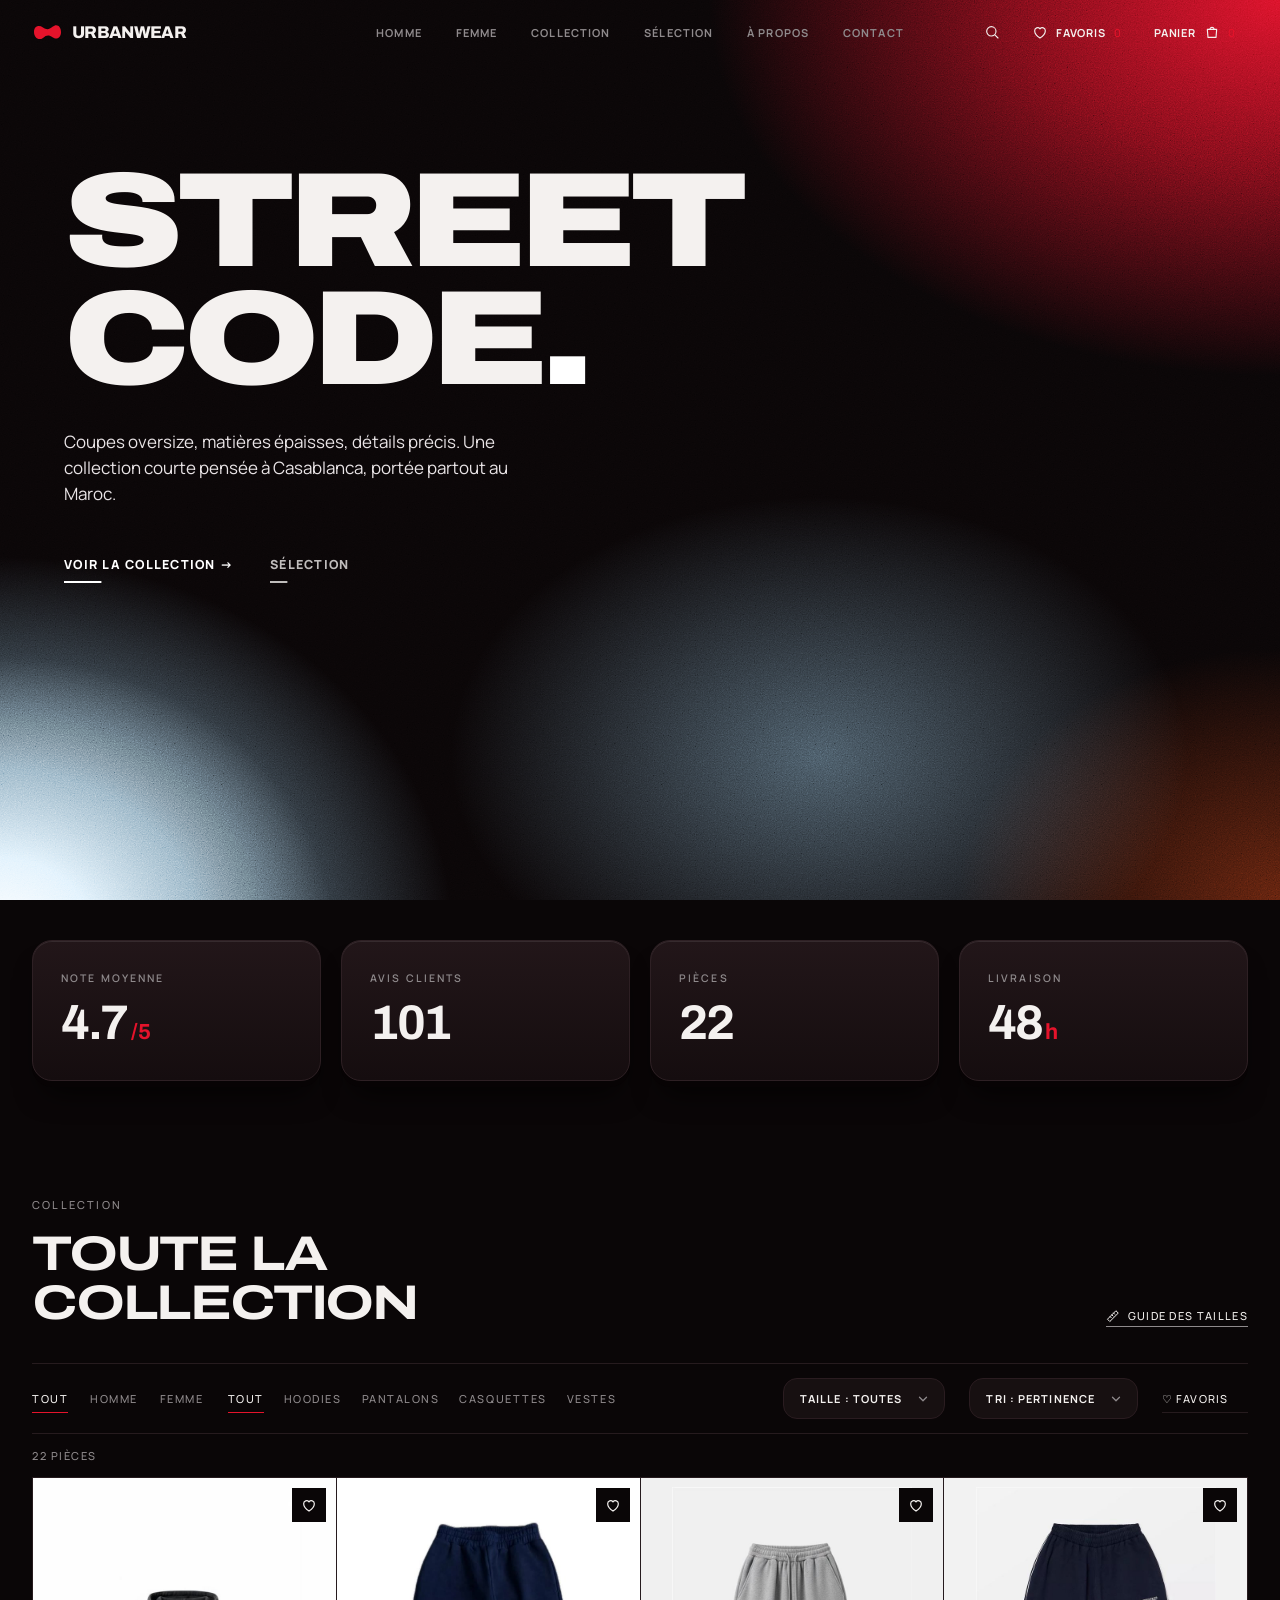
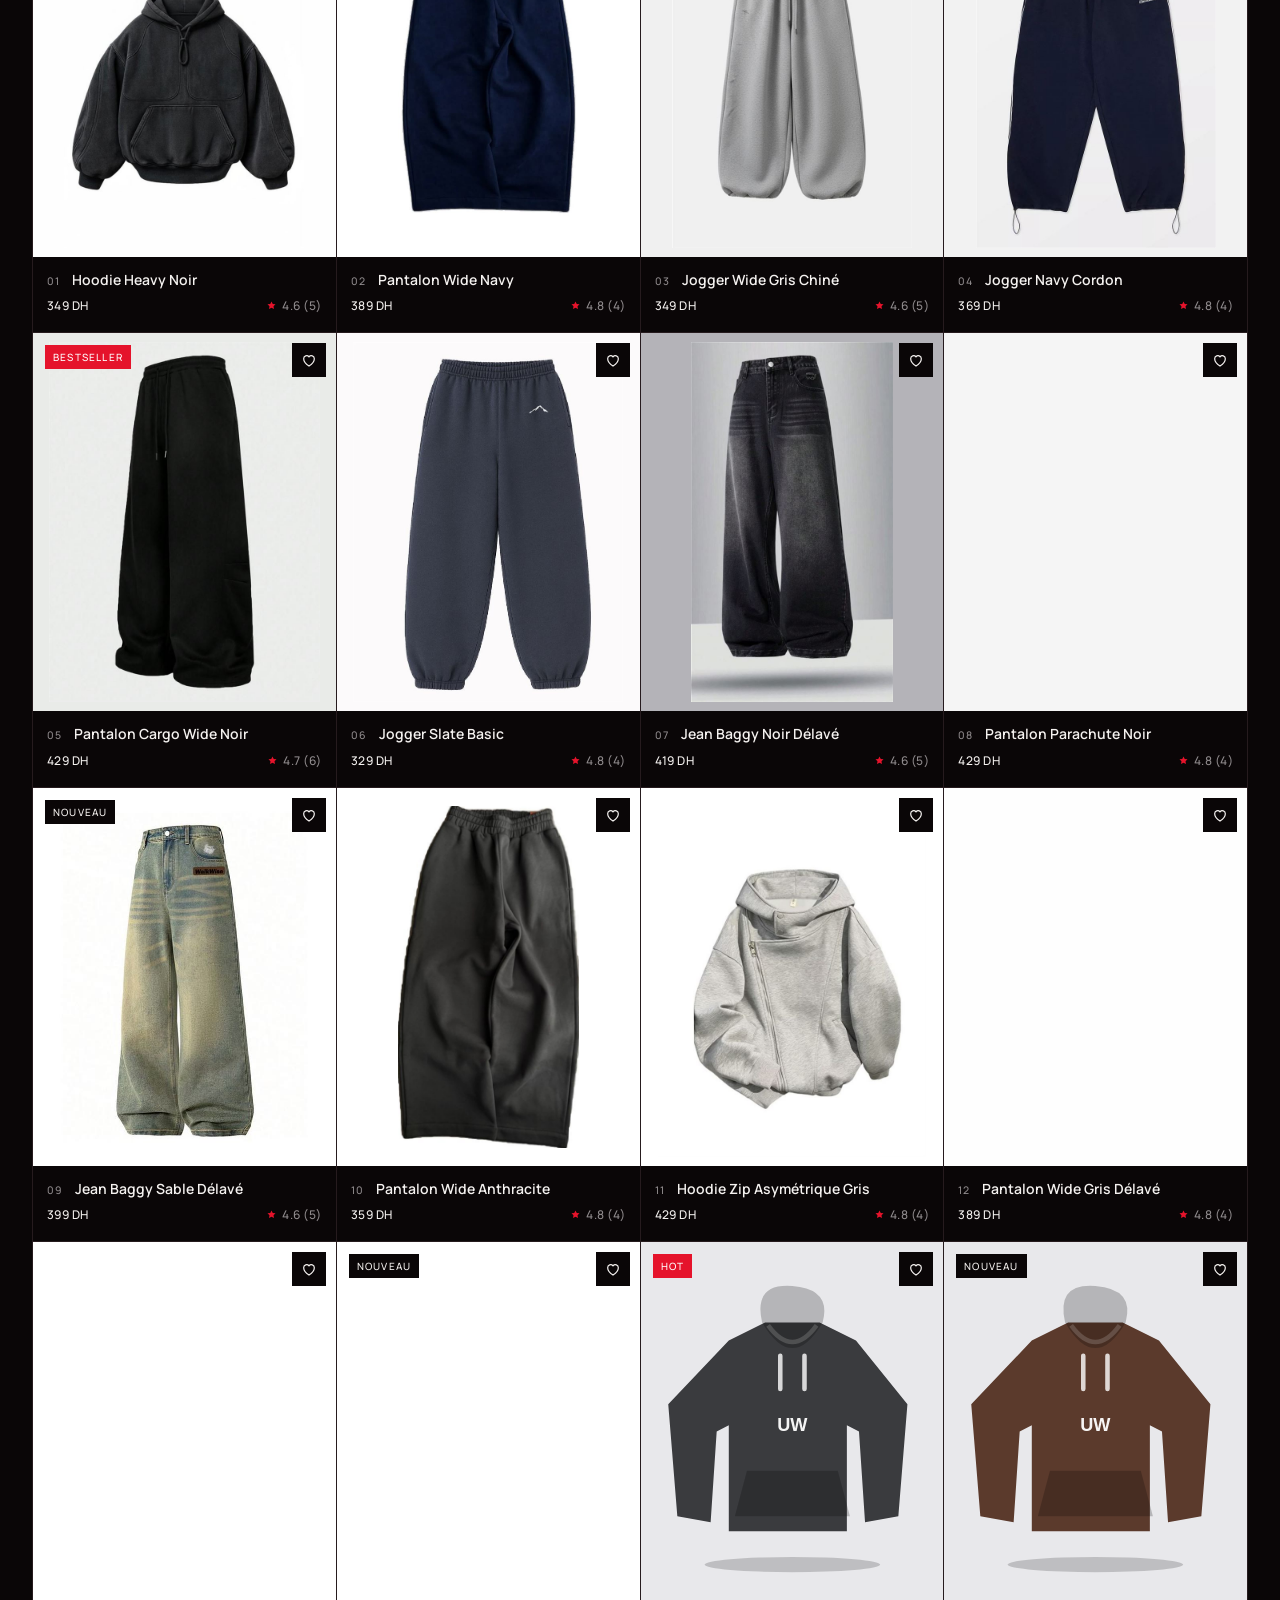
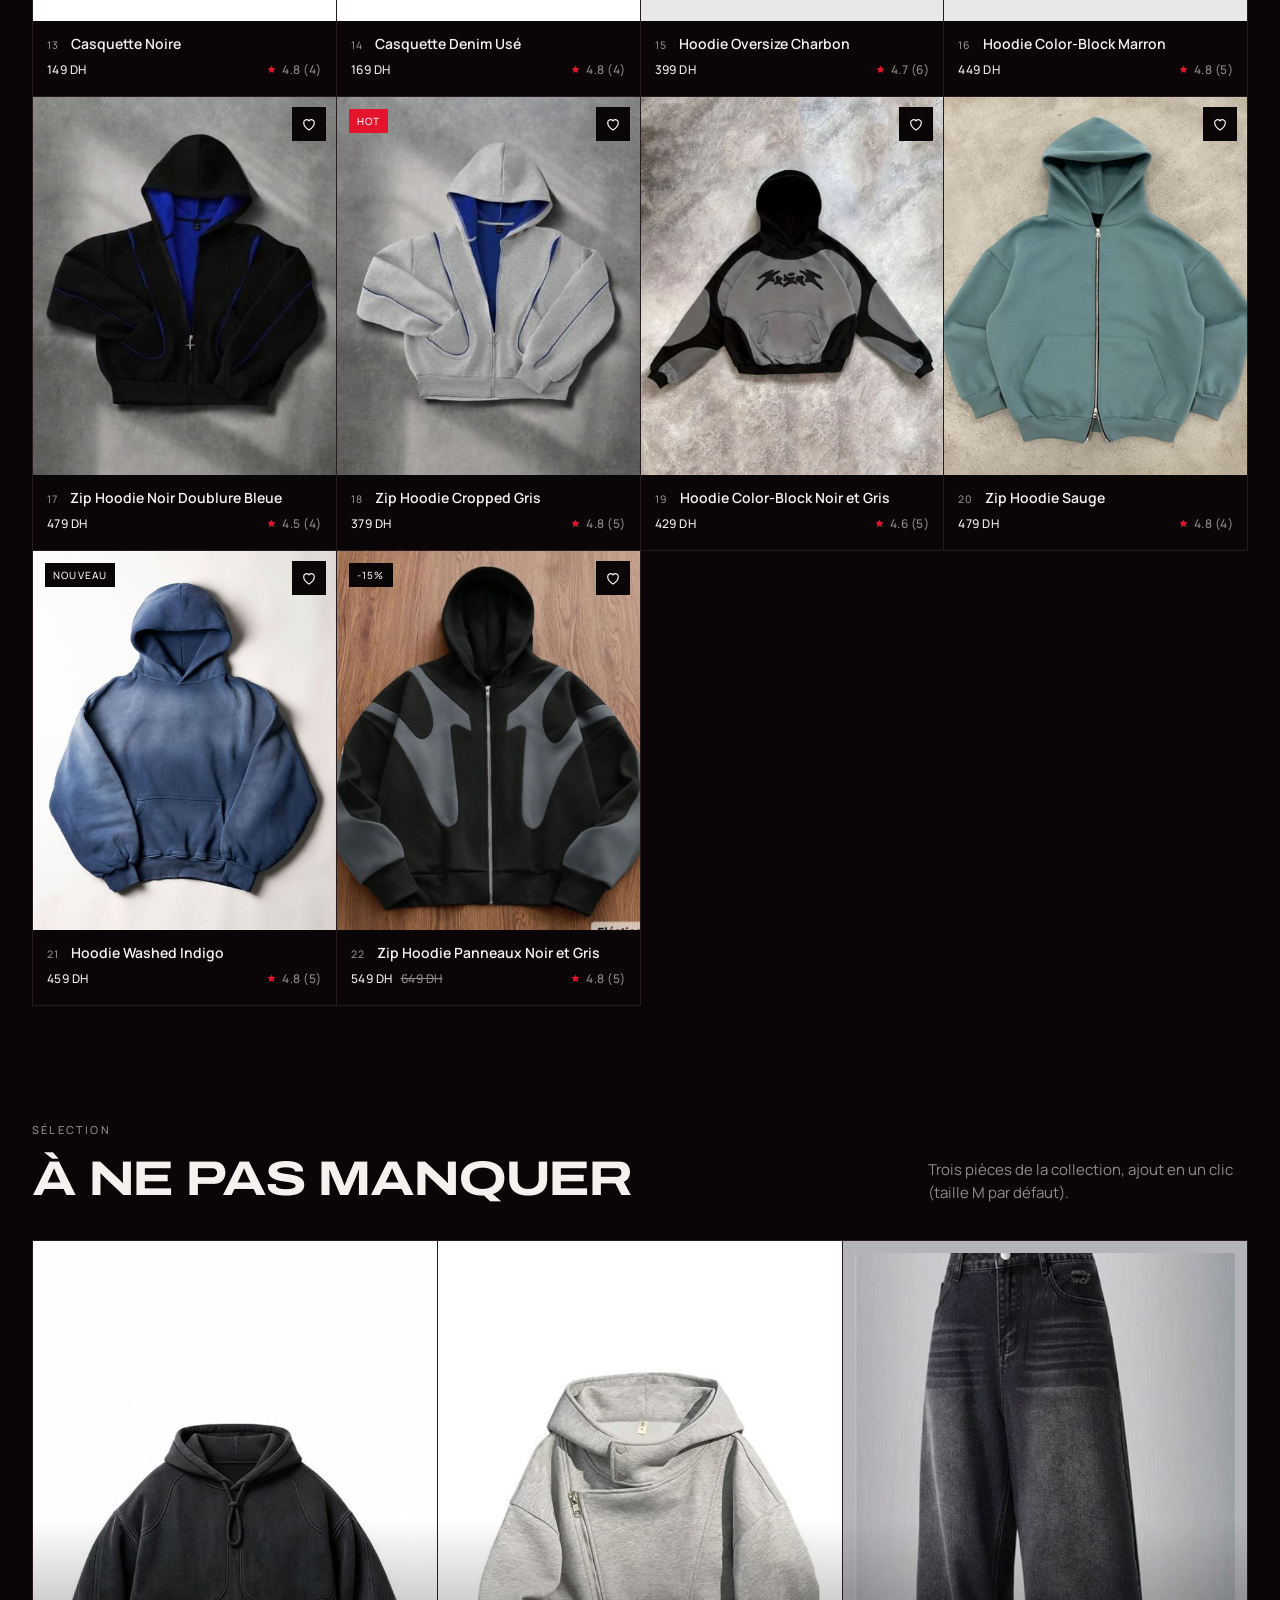
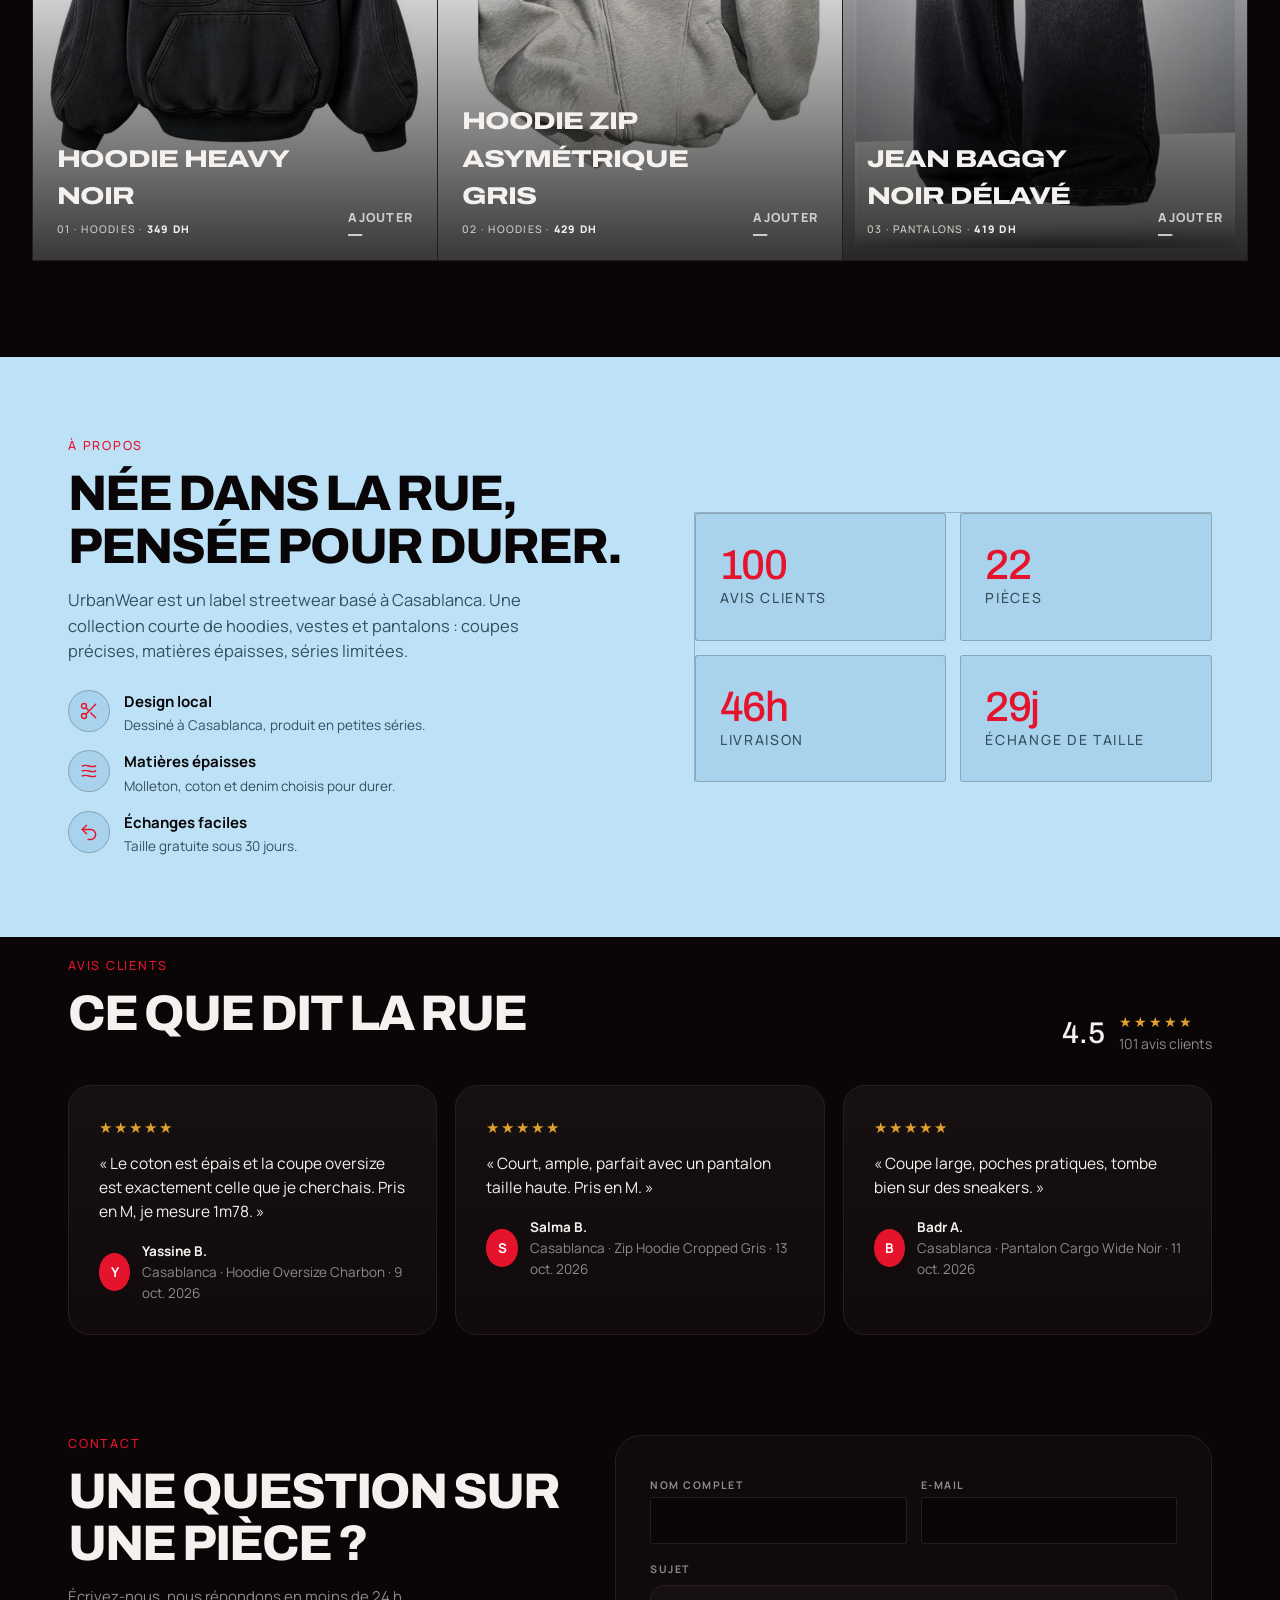
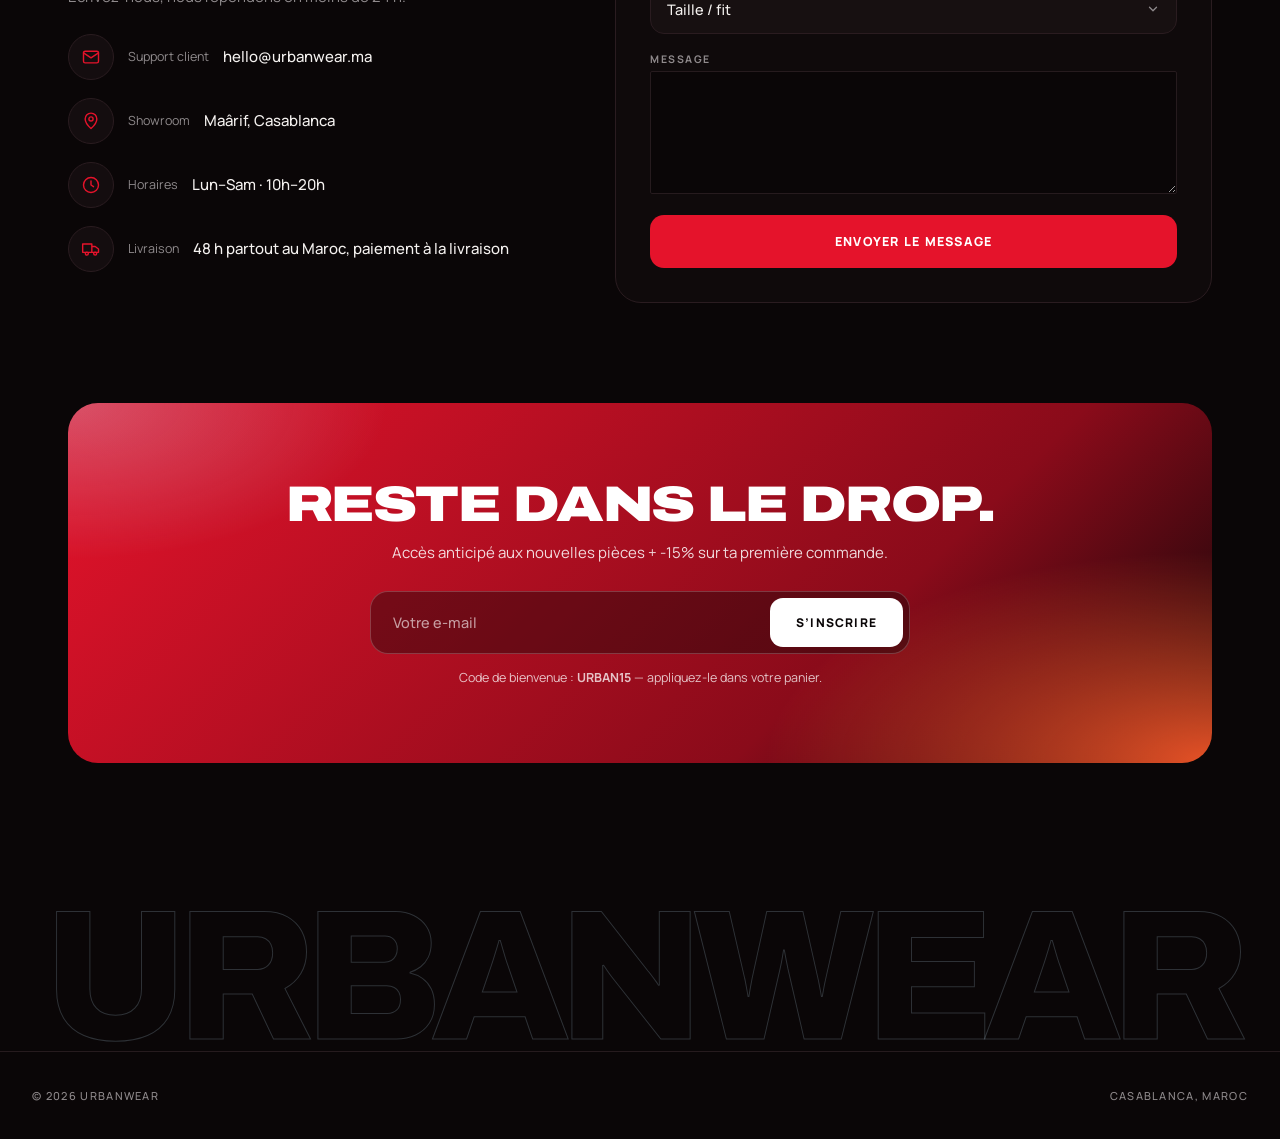
<file: urbanwear/index.html>
<!doctype html>
<html lang="fr">
<head>
<meta charset="utf-8">
<meta name="viewport" content="width=device-width,initial-scale=1">
<title>UrbanWear — Streetwear · Casablanca</title>
<link rel="icon" href="data:image/svg+xml,%3Csvg xmlns=%27http://www.w3.org/2000/svg%27 viewBox=%270 0 32 32%27%3E%3Crect width=%2732%27 height=%2732%27 rx=%277%27 fill=%27%230a0607%27/%3E%3Cpath d=%27M4 16c0-6 5-8 9-5 3 2.300 4 2.300 7 0 4-3 8 0 8 5s-4 8-8 5c-3-2.300-4-2.300-7 0-4 3-9 1-9-5z%27 fill=%27%23e5132b%27/%3E%3C/svg%3E">
<link rel="preconnect" href="https://fonts.googleapis.com"><link rel="preconnect" href="https://fonts.gstatic.com" crossorigin>
<link href="https://fonts.googleapis.com/css2?family=Archivo:wdth,wght@62..125,500..900&family=Manrope:wght@400..800&display=swap" rel="stylesheet">
<style>
:root{--bg:#0a0607;--fg:#f4f1ef;--mut:#8f8a8c;--line:#261b1e;--acc:#e5132b;--accfg:#ffffff;--card:#140d0f;--blue:#bde1f6;--blue2:#9fcbe6;--ink:#0a0607;--r:2px;--rr:2px;--hf:"Archivo","Helvetica Neue",Arial,sans-serif;--ht:uppercase;--hw:800;--hl:-.04em;--mono:"Manrope","Helvetica Neue",Arial,sans-serif}
*{box-sizing:border-box}html{scroll-behavior:smooth}html,body{overflow-x:clip}
body{margin:0;background:var(--bg);color:var(--fg);font:15px/1.55 "Manrope","Helvetica Neue",Arial,sans-serif;-webkit-font-smoothing:antialiased}
h1,h2,h3{font-family:var(--hf);text-transform:uppercase;margin:0;font-weight:700}
a{color:inherit;text-decoration:none}button{font:inherit;cursor:pointer;color:inherit}svg{display:block}
.wrap{max-width:1360px;margin:0 auto;padding:0 32px}
.mono,.kick{font:500 11px/1.4 var(--mono);letter-spacing:.2em;text-transform:uppercase}
.kick{color:var(--mut);display:block;margin-bottom:18px}
/* barre du haut */
.top{position:sticky;top:0;z-index:60;background:var(--bg);border-bottom:1px solid var(--line)}
.top .wrap{display:grid;grid-template-columns:1fr auto 1fr;align-items:center;height:64px}
.logo{font:800 17px var(--hf);letter-spacing:-.04em;display:flex;align-items:center;gap:10px}.logo svg{display:block}
.links{display:flex;gap:28px;font:500 11px var(--mono);letter-spacing:.14em;text-transform:uppercase}.links a{color:var(--mut);transition:color .25s}.links a:hover{color:var(--fg)}
.act{display:flex;gap:8px;justify-content:flex-end}
.ab{background:none;border:1px solid var(--line);height:38px;padding:0 14px;display:flex;align-items:center;gap:8px;font:500 11px var(--mono);letter-spacing:.12em;text-transform:uppercase;transition:border-color .25s,background .25s,color .25s}
.ab:hover{border-color:var(--fg)}.ab b{font-weight:500;color:var(--acc)}
/* accueil */
.hero{position:relative;isolation:isolate;border-bottom:1px solid var(--line);overflow:hidden}
.hero::before{content:"";position:absolute;inset:0;z-index:-2;background:radial-gradient(55% 75% at 88% 92%,rgba(229,19,43,.62),transparent 70%),radial-gradient(35% 45% at 100% 100%,rgba(255,86,28,.4),transparent 72%),radial-gradient(40% 50% at 0% 0%,rgba(229,19,43,.14),transparent 70%)}
.hero::after{content:"";position:absolute;inset:0;z-index:-1;opacity:.09;pointer-events:none;background-image:url("data:image/svg+xml;utf8,<svg xmlns='http://www.w3.org/2000/svg' width='160' height='160'><filter id='n'><feTurbulence type='fractalNoise' baseFrequency='.9' numOctaves='2' stitchTiles='stitch'/></filter><rect width='100%25' height='100%25' filter='url(%23n)'/></svg>")}
.hero .wrap{display:grid;grid-template-columns:1fr 1.05fr;gap:56px;align-items:center;padding-block:56px 64px;min-height:calc(100vh - 64px);min-height:calc(100svh - 64px)}
.hero h1{font-weight:800;font-size:clamp(44px,7vw,112px);line-height:.92;letter-spacing:-.055em}.hero h1 em{font-style:normal;color:var(--acc)}
.hero p.lead{color:var(--mut);max-width:420px;margin:28px 0 36px;font-size:16px}
.cta{display:flex;gap:12px;flex-wrap:wrap}
.btn{display:inline-flex;align-items:center;gap:10px;background:var(--acc);color:#fff;border:1px solid var(--acc);border-radius:var(--r);padding:15px 26px;font:700 11px var(--mono);letter-spacing:.18em;text-transform:uppercase;transition:background .25s,color .25s,border-color .25s}
.btn:hover{background:var(--blue);border-color:var(--blue);color:var(--ink)}
.btn.o{background:rgba(10,6,7,.35);color:var(--fg);border-color:rgba(244,241,239,.3)}.btn.o:hover{border-color:var(--blue);background:var(--blue);color:var(--ink)}
.sheet{display:grid;grid-template-columns:1fr 1fr;grid-template-rows:1fr 1fr;gap:12px;height:min(640px,72vh)}
.hf{position:relative;margin:0;overflow:hidden;background:var(--card);border:1px solid var(--line);cursor:pointer;display:grid;place-items:center}
.hf:nth-child(1){grid-row:span 2}
.hf>svg{width:70%}
.hf .sx-pi{transition:opacity .5s,transform .8s cubic-bezier(.2,.7,.2,1)}.hf:hover .sx-pi{transform:scale(1.03)}
.hf figcaption{position:absolute;left:0;right:0;bottom:0;padding:34px 14px 12px;background:linear-gradient(transparent,rgba(0,0,0,.72));display:flex;justify-content:space-between;gap:10px;z-index:2;font:500 10.5px var(--mono);letter-spacing:.12em;text-transform:uppercase}
.hf figcaption span:first-child{color:var(--blue)}
/* chiffres : un simple tableau, pas de cartes */
.facts{background:var(--blue);color:var(--ink)}
.fg{display:grid;grid-template-columns:repeat(4,1fr)}
.fg>div{padding:34px 24px 36px;border-left:1px solid rgba(10,6,7,.2)}.fg>div:first-child{border-left:0;padding-left:0}
.fg small{display:block;font:600 10.5px var(--mono);letter-spacing:.2em;text-transform:uppercase;color:#35505f;margin-bottom:14px}
.fg b{font:700 clamp(32px,3.8vw,56px)/1 var(--hf);letter-spacing:-.05em}.fg b i{font-style:normal;color:var(--acc);font-size:.45em;margin-left:4px;letter-spacing:0}
section{padding:96px 0}
.sh{display:flex;justify-content:space-between;align-items:end;gap:24px;margin-bottom:36px;flex-wrap:wrap}
.sh h2{font-size:clamp(28px,3.8vw,54px);line-height:1;letter-spacing:-.045em;font-weight:700}
.link{background:none;border:0;border-bottom:1px solid var(--mut);padding:0 0 3px;font:500 11px var(--mono);letter-spacing:.12em;text-transform:uppercase;color:var(--fg);display:inline-flex;gap:8px;align-items:center;transition:border-color .25s,color .25s}.link:hover{color:var(--acc);border-color:var(--acc)}
.bar{display:flex;gap:24px;flex-wrap:wrap;align-items:center;padding:14px 0;border-top:1px solid var(--line);border-bottom:1px solid var(--line);margin-bottom:0}
.tabs{display:flex;gap:22px}.tabs button,.chips button{background:none;border:0;padding:6px 0;font:500 11px var(--mono);letter-spacing:.14em;text-transform:uppercase;color:var(--mut);border-bottom:1px solid transparent;transition:color .25s,border-color .25s}
.tabs button:hover,.chips button:hover{color:var(--fg)}.tabs button.on,.chips button.on{color:var(--fg);border-color:var(--acc)}
.chips{display:flex;gap:20px;flex-wrap:wrap;flex:1}
select,.fav{background:none;color:var(--fg);border:0;border-bottom:1px solid var(--line);border-radius:0;padding:6px 20px 6px 0;font:500 11px var(--mono);letter-spacing:.1em;text-transform:uppercase}select option{background:#141416;color:var(--fg)}
.fav.on{color:var(--acc);border-color:var(--acc)}
.cnt{font:500 11px var(--mono);letter-spacing:.14em;text-transform:uppercase;color:var(--mut);padding:14px 0}
/* grille : lignes fines, aucune carte arrondie */
.grid{display:grid;grid-template-columns:repeat(4,1fr);border-top:1px solid var(--line);border-left:1px solid var(--line)}
.card{position:relative;border-right:1px solid var(--line);border-bottom:1px solid var(--line);background:var(--bg)}
.ph{position:relative;aspect-ratio:4/5;overflow:hidden;background:var(--card);display:grid;place-items:center}
.ph>svg{width:78%}
.ph .sx-pi{transition:opacity .5s,transform .8s cubic-bezier(.2,.7,.2,1)}.card:hover .ph .sx-pi{transform:scale(1.03)}
.tag{position:absolute;left:12px;top:12px;z-index:3;font:500 10px var(--mono);letter-spacing:.12em;text-transform:uppercase;background:var(--bg);color:var(--fg);padding:5px 8px}.tag.hot{background:var(--acc);color:#fff}
.heart{position:absolute;right:10px;top:10px;width:34px;height:34px;border:0;background:var(--bg);display:grid;place-items:center;z-index:3;transition:background .25s}.heart:hover{background:var(--card)}
.heart svg{width:16px;fill:none;stroke:var(--fg);stroke-width:1.8}.heart.on svg{fill:var(--acc);stroke:var(--acc)}
.sizes{position:absolute;left:0;right:0;bottom:0;background:var(--bg);border-top:1px solid var(--line);padding:10px 12px 12px;transform:translateY(101%);transition:transform .3s ease;z-index:3}
.card:hover .sizes{transform:none}
.sizes p{margin:0 0 8px;font:500 10px var(--mono);letter-spacing:.14em;text-transform:uppercase;color:var(--mut)}
.sizes div{display:flex;gap:6px;flex-wrap:wrap}.sizes button{flex:1;min-width:34px;background:none;border:1px solid var(--line);border-radius:0;padding:7px 0;font:500 11px var(--mono);transition:background .2s,color .2s,border-color .2s}.sizes button:hover{background:var(--acc);color:#fff;border-color:var(--acc)}
.inf{padding:14px 14px 18px}
.r1{display:flex;gap:12px;align-items:baseline}.ix{font:500 10.5px var(--mono);color:var(--mut);letter-spacing:.1em}
.inf h3{font:600 14px "Manrope","Helvetica Neue",Arial,sans-serif;text-transform:none;letter-spacing:0;line-height:1.3}
.r2{display:flex;justify-content:space-between;align-items:center;margin-top:8px;font:500 12px var(--mono);letter-spacing:.04em}.r2 s{color:var(--mut);margin-left:8px}
.rt{display:flex;align-items:center;gap:5px;color:var(--mut)}.rt svg{width:11px;height:11px;fill:var(--acc);stroke:none}
.dots{display:flex;gap:6px;margin-top:10px}.dots i{width:14px;height:14px;border:1px solid var(--line);cursor:pointer}.dots i.on{outline:1px solid var(--acc);outline-offset:2px}
.empty{grid-column:1/-1;text-align:center;color:var(--mut);padding:80px 0;border-right:1px solid var(--line);border-bottom:1px solid var(--line)}
/* lookbook */
.look{display:grid;grid-template-columns:repeat(3,1fr);border-top:1px solid var(--line);border-left:1px solid var(--line)}
.lk{position:relative;height:min(620px,78vh);border-right:1px solid var(--line);border-bottom:1px solid var(--line);overflow:hidden;background:var(--card);display:flex;align-items:flex-end;isolation:isolate}
.lk .art{position:absolute;inset:0;z-index:-1;display:flex;justify-content:center;align-items:center}.lk .art svg{height:62%;width:auto;margin:0 -14px}
.lk .sx-pi{z-index:-1;transition:opacity .5s,transform .8s cubic-bezier(.2,.7,.2,1)}.lk:hover .sx-pi{transform:scale(1.03)}
.lk::after{content:"";position:absolute;inset:0;background:linear-gradient(transparent 45%,rgba(0,0,0,.78));z-index:0;pointer-events:none}
.lk .t{position:relative;z-index:2;width:100%;padding:24px;display:flex;justify-content:space-between;align-items:end;gap:14px}
.lk h3{font-size:clamp(18px,1.9vw,26px);letter-spacing:-.04em}.lk p{margin:6px 0 0;font:500 10.5px var(--mono);letter-spacing:.12em;text-transform:uppercase;color:#cfcfc8}
.lk .btn{padding:11px 14px;white-space:nowrap;background:none;color:var(--fg);border-color:rgba(255,255,255,.35)}.lk .btn:hover{background:var(--blue);color:var(--ink);border-color:var(--blue)}
footer{border-top:1px solid var(--line);padding:36px 0;color:var(--mut);font:500 11px var(--mono);letter-spacing:.12em;text-transform:uppercase}footer .wrap{display:flex;justify-content:space-between;flex-wrap:wrap;gap:14px}
.big{font:800 clamp(48px,14.5vw,210px)/.8 var(--hf);letter-spacing:-.06em;color:transparent;-webkit-text-stroke:1px rgba(189,225,246,.2);text-align:center;padding:60px 0 0;overflow:hidden;user-select:none}
/* fenêtre (guide des tailles) */
.md{position:fixed;inset:0;background:rgba(0,0,0,.72);display:none;align-items:center;justify-content:center;z-index:800;padding:20px}.md.on{display:flex}
.mb{background:var(--card);border:1px solid var(--line);max-width:560px;width:100%;padding:34px;position:relative;max-height:92vh;overflow:auto}
.mb h2{font-size:26px;letter-spacing:-.04em}.mb .x{position:absolute;right:14px;top:14px;border:0;background:var(--bg);width:34px;height:34px}
table{width:100%;border-collapse:collapse;margin:18px 0;font:500 13px var(--mono)}th,td{padding:10px;border-bottom:1px solid var(--line);text-align:center}th{color:var(--mut);font-weight:500;font-size:10.5px;text-transform:uppercase;letter-spacing:.12em}td:first-child{color:var(--acc)}
.fd{display:grid;grid-template-columns:1fr 1fr auto;gap:10px;align-items:end;background:var(--bg);padding:16px}.fd label{font:500 10.5px var(--mono);letter-spacing:.12em;text-transform:uppercase;color:var(--mut);display:block}.fd input{width:100%;background:var(--card);border:1px solid var(--line);padding:10px;color:var(--fg);font:inherit;margin-top:4px}
.res{margin-top:12px;font-size:15px;min-height:24px}.res b{color:var(--acc);font:700 20px var(--hf)}
/* apparitions : un fondu et 12 px, rien d'autre */
html [data-rv]{opacity:0;transform:translateY(12px);transition:opacity .5s ease,transform .5s ease;transition-delay:0s}
html [data-rv].in,html [data-rv='n']{opacity:1;transform:none}
.ent{opacity:0;animation:ent .7s ease forwards;animation-delay:var(--d,0s)}@keyframes ent{from{opacity:0;transform:translateY(12px)}to{opacity:1;transform:none}}
@media(prefers-reduced-motion:reduce){html [data-rv]{opacity:1;transform:none;transition:none}.ent{animation:none;opacity:1}}
/* sections partagées (à propos, avis, contact, newsletter) : même langage éditorial */
.sx-sec{padding:96px 0}.sx-w{max-width:1360px;padding:0 32px}
.sx-eye{font:500 11px var(--mono);letter-spacing:.14em;color:var(--mut);margin-bottom:18px}
.sx-sec h2{font:700 clamp(28px,3.8vw,54px)/1 var(--hf);letter-spacing:-.045em}
.sx-about{border-top:1px solid var(--line);padding-top:48px}.sx-about p{max-width:480px}
.sx-pt i{background:none;border:1px solid var(--line);border-radius:0;color:var(--acc)}
.sx-stats{gap:0;border-top:1px solid var(--line);border-left:1px solid var(--line)}.sx-stats div{background:none;border:0;border-right:1px solid var(--line);border-bottom:1px solid var(--line);border-radius:0;padding:28px 24px}
.sx-stats b{font:500 clamp(28px,3vw,44px)/1 var(--hf);letter-spacing:-.04em;color:var(--fg)}.sx-stats span{font:500 10.5px var(--mono);letter-spacing:.12em;text-transform:uppercase}
.sx-rate b{font:500 34px var(--hf)}
.sx-revs{gap:0;border-top:1px solid var(--line);border-left:1px solid var(--line)}.sx-rev{background:none;border:0;border-right:1px solid var(--line);border-bottom:1px solid var(--line);border-radius:0;padding:28px}
.sx-rev .st{color:var(--acc)}.sx-av{border-radius:0;background:var(--card);color:var(--acc);border:1px solid var(--line)}
.sx-inf i{background:none;border:1px solid var(--line);border-radius:0;color:var(--acc)}
.sx-fm{background:none;border:1px solid var(--line);border-radius:0}.sx-fm input,.sx-fm textarea,.sx-fm select{background:var(--bg);border-radius:0}
.sx-btn{border-radius:0;font:700 11px var(--mono);letter-spacing:.18em;text-transform:uppercase;background:var(--acc);color:#fff}.sx-btn:hover{transform:none;opacity:1;background:var(--blue);color:var(--ink)}
.sx-nl{border-radius:0;background:radial-gradient(70% 120% at 100% 100%,#ff4a1c,transparent 70%),linear-gradient(135deg,#e5132b,#7d0a18 75%,#0a0607);color:#fff}.sx-nl input,.sx-nl button{border-radius:0}.sx-nl button{font:700 11px var(--mono);letter-spacing:.18em;text-transform:uppercase;background:var(--blue);color:var(--ink)}.sx-nl h2{color:#fff}
#apropos{--bg:#bde1f6;--fg:#0a0607;--mut:#35505f;--line:rgba(10,6,7,.22);--card:#a9d3ec;background:var(--bg);color:var(--fg)}
#apropos .sx-pt i{color:var(--acc)}#apropos .sx-about{border-top:0;padding-top:0}
@media(max-width:1000px){.hero .wrap{grid-template-columns:1fr;gap:36px;min-height:0;padding-block:40px}.sheet{height:520px}.grid{grid-template-columns:repeat(2,1fr)}.look{grid-template-columns:1fr}.lk{height:460px}.links{display:none}.top .wrap{grid-template-columns:1fr auto}.fg{grid-template-columns:1fr 1fr}.fg>div:nth-child(3){border-left:0;padding-left:0}.fg>div:nth-child(n+3){border-top:1px solid var(--line)}.sx-revs,.sx-stats{grid-template-columns:1fr}}
@media(max-width:600px){.wrap,.sx-w{padding:0 16px}section,.sx-sec{padding:64px 0}.ab .lb{display:none}.ab{padding:0 11px}.sheet{height:420px;gap:8px}.hero h1{font-size:40px}.bar{gap:16px}.chips{gap:14px}.look .lk{height:400px}.inf{padding:12px 10px 14px}.inf h3{font-size:13px}.r2{font-size:11px}.heart{width:30px;height:30px}}
@media(hover:none){.sizes{display:none}}
/* ===== v4 ===== */
h1,h2,h3{font-stretch:125%;font-weight:800;letter-spacing:-.02em}
.kick,.mono,.links,.ab,.btn,.tag,.cnt,.tabs button,.chips button,.link,select,.fav,.sizes p,.sizes button,.ix,.r2,footer,.sx-eye,.sx-btn{font-family:"Manrope","Helvetica Neue",Arial,sans-serif}
.top{border-bottom:0}
.links{font-weight:700;letter-spacing:.1em;gap:34px}
.ab{border:0;border-radius:12px;background:none;padding:0 12px;font-weight:700;letter-spacing:.08em}
.ab:hover{background:rgba(244,241,239,.07);border-color:transparent}
.ab b{color:var(--acc)}
.ab.cart{background:linear-gradient(180deg,#ff4258,#e5132b 52%,#c10f24);color:#fff;padding:0 16px;box-shadow:inset 0 1px 0 rgba(255,255,255,.4),0 3px 0 #8a0b1a,0 10px 18px -8px rgba(229,19,43,.6);transition:transform .15s,box-shadow .15s}
.ab.cart:hover{background:linear-gradient(180deg,#ff4258,#e5132b 52%,#c10f24);transform:translateY(-1px);box-shadow:inset 0 1px 0 rgba(255,255,255,.4),0 4px 0 #8a0b1a,0 14px 22px -8px rgba(229,19,43,.7)}
.ab.cart:active{transform:translateY(3px);box-shadow:inset 0 1px 0 rgba(255,255,255,.3),0 0 0 #8a0b1a,0 4px 8px -4px rgba(229,19,43,.6)}
.ab.cart b{color:#fff}
/* boutons 3D */
.btn,.sx-btn{border:0;border-radius:13px;padding:17px 30px;font-weight:800;font-size:12px;letter-spacing:.08em;text-transform:uppercase;color:#fff;background:linear-gradient(180deg,#ff4258,#e5132b 52%,#c10f24);box-shadow:inset 0 1px 0 rgba(255,255,255,.4),inset 0 -2px 0 rgba(0,0,0,.14),0 5px 0 #8a0b1a,0 16px 26px -10px rgba(229,19,43,.65);transition:transform .15s,box-shadow .15s,filter .2s}
.btn:hover,.sx-btn:hover{background:linear-gradient(180deg,#ff4258,#e5132b 52%,#c10f24);color:#fff;border:0;transform:translateY(-2px);opacity:1;box-shadow:inset 0 1px 0 rgba(255,255,255,.4),inset 0 -2px 0 rgba(0,0,0,.14),0 7px 0 #8a0b1a,0 20px 30px -10px rgba(229,19,43,.75)}
.btn:active,.sx-btn:active{transform:translateY(5px);box-shadow:inset 0 1px 0 rgba(255,255,255,.3),0 0 0 #8a0b1a,0 4px 10px -4px rgba(229,19,43,.6)}
.btn.o,.lk .btn,.sx-nl button{color:var(--ink);background:linear-gradient(180deg,#e4f3fd,#bde1f6 55%,#9fcbe6);box-shadow:inset 0 1px 0 rgba(255,255,255,.8),inset 0 -2px 0 rgba(0,0,0,.08),0 5px 0 #5f8ea9,0 16px 26px -10px rgba(159,203,230,.55);border:0}
.btn.o:hover,.lk .btn:hover,.sx-nl button:hover{background:linear-gradient(180deg,#e4f3fd,#bde1f6 55%,#9fcbe6);color:var(--ink);box-shadow:inset 0 1px 0 rgba(255,255,255,.8),inset 0 -2px 0 rgba(0,0,0,.08),0 7px 0 #5f8ea9,0 20px 30px -10px rgba(159,203,230,.7)}
.btn.o:active,.lk .btn:active,.sx-nl button:active{box-shadow:inset 0 1px 0 rgba(255,255,255,.7),0 0 0 #5f8ea9,0 4px 10px -4px rgba(159,203,230,.6)}
.lk .btn{padding:14px 18px;white-space:nowrap}
.sx-nl button{border-radius:13px;font-weight:800;letter-spacing:.08em}
.sizes button{border-radius:8px}
.cta{gap:18px}
/* accueil : grand panneau dégradé grainé, sans produits */
.hero{margin:0 14px 14px;border:0;border-radius:30px;background:#0a0607;min-height:calc(100svh - 92px)}
.hero::before{background:radial-gradient(52% 62% at 0% 104%,#fff 0,#e1f2fd 14%,rgba(189,225,246,.8) 30%,rgba(159,203,230,.25) 50%,transparent 68%),radial-gradient(62% 58% at 100% 0%,rgba(229,19,43,.95),rgba(229,19,43,.35) 45%,transparent 72%),radial-gradient(40% 40% at 64% 84%,rgba(159,203,230,.42),transparent 72%),radial-gradient(36% 40% at 100% 100%,rgba(255,86,28,.35),transparent 70%)}
.hero::after{opacity:.5;mix-blend-mode:overlay;background-image:url("data:image/svg+xml;utf8,<svg xmlns='http://www.w3.org/2000/svg' width='220' height='220'><filter id='n'><feTurbulence type='fractalNoise' baseFrequency='.85' numOctaves='3' stitchTiles='stitch'/><feColorMatrix type='saturate' values='0'/><feComponentTransfer><feFuncR type='linear' slope='1.9' intercept='-.45'/><feFuncG type='linear' slope='1.9' intercept='-.45'/><feFuncB type='linear' slope='1.9' intercept='-.45'/></feComponentTransfer></filter><rect width='100%25' height='100%25' filter='url(%23n)'/></svg>")}
.hero .wrap{display:flex;flex-direction:column;justify-content:flex-start;align-items:flex-start;max-width:none;padding:clamp(48px,11vh,120px) clamp(24px,5vw,72px) 56px;min-height:calc(100svh - 92px);gap:0}
.hero .wrap>div{max-width:900px}
.hero h1{font-size:clamp(54px,10.5vw,176px);line-height:.88;letter-spacing:-.045em;font-weight:900}
.hero h1 em{color:#fff}
.hero p.lead{color:#e9e4e6;font-size:17px;max-width:460px;margin:30px 0 40px}
.hero .kick{color:#f4f1ef;opacity:.85}
@media(max-width:1000px){.hero .wrap{padding:44px 22px 48px;min-height:calc(100svh - 92px)}.hero h1{font-size:clamp(48px,15vw,110px)}}
@media(max-width:600px){.hero{margin:0 8px 8px;border-radius:22px}.hero h1{font-size:15vw}.btn{padding:15px 22px}}
/* ===== v5 : boutons = liens animés au survol ===== */
.btn,.btn.o,.lk .btn,.sx-btn,.sx-nl button,.btn:hover,.btn.o:hover,.lk .btn:hover,.sx-btn:hover,.sx-nl button:hover,.btn:active,.btn.o:active,.lk .btn:active,.sx-btn:active,.sx-nl button:active{background:none;box-shadow:none;border:0;border-radius:0;transform:none;filter:none;opacity:1}
.btn,.btn.o,.lk .btn,.sx-btn,.sx-nl button{position:relative;display:inline-flex;align-items:center;gap:10px;padding:8px 0 10px;color:#fff;font-weight:800;font-size:12.5px;letter-spacing:.1em;text-transform:uppercase;cursor:pointer;transition:color .3s,letter-spacing .35s cubic-bezier(.2,.7,.2,1)}
.btn::after,.sx-btn::after,.sx-nl button::after{content:"";position:absolute;left:0;right:0;bottom:0;height:2px;background:currentColor;transform:scaleX(.22);transform-origin:left;transition:transform .45s cubic-bezier(.2,.7,.2,1)}
.btn.o,.lk .btn{color:rgba(244,241,239,.78)}
.btn:hover,.btn.o:hover,.lk .btn:hover,.sx-btn:hover,.sx-nl button:hover{color:var(--blue);letter-spacing:.17em}
.btn:hover::after,.sx-btn:hover::after,.sx-nl button:hover::after{transform:scaleX(1)}
.btn:focus-visible,.sx-btn:focus-visible{outline:2px solid var(--blue);outline-offset:4px}
.lk .btn{padding:8px 0 10px}
.cta{gap:36px;align-items:center}
.sx-nl button{color:#fff}.sx-nl button:hover{color:var(--blue)}
.ab.cart,.ab.cart:hover,.ab.cart:active{background:none;box-shadow:none;transform:none;color:var(--fg);padding:0 12px}
.ab.cart:hover{background:rgba(244,241,239,.07)}
.ab.cart b{color:var(--acc)}
/* ===== v6 : fond plein écran, barre transparente sans cadres ===== */
.top{position:fixed;left:0;right:0;top:0;background:transparent;border:0;transition:background .3s}
.top.sc{background:rgba(10,6,7,.9);-webkit-backdrop-filter:blur(14px);backdrop-filter:blur(14px)}
.lite .top.sc{-webkit-backdrop-filter:none;backdrop-filter:none;background:rgba(10,6,7,.97)}
.hero{margin:0;border-radius:0;min-height:100svh}
.hero .wrap{min-height:100svh;padding-top:clamp(110px,18vh,170px)}
.ab,.ab:hover,.ab.cart,.ab.cart:hover{border:0;outline:0;box-shadow:none}
/* ===== v7 : chiffres en cartes 3D ===== */
.facts{padding:48px 0 54px!important}
.fg{gap:20px}
.fg>div,.fg>div:first-child,.fg>div:nth-child(3),.fg>div:nth-child(n+3){border:0;padding:30px 28px 32px;border-radius:20px;background:linear-gradient(180deg,#ffffff,#e6f4fd 70%,#d4eaf8);box-shadow:inset 0 1px 0 #fff,0 7px 0 #6fa3c4,0 22px 32px -14px rgba(10,6,7,.45);transition:transform .25s cubic-bezier(.2,.7,.2,1),box-shadow .25s}
.fg>div:hover{transform:translateY(-5px);box-shadow:inset 0 1px 0 #fff,0 12px 0 #6fa3c4,0 30px 38px -14px rgba(10,6,7,.5)}
@media(max-width:1000px){.fg{gap:14px}.fg>div,.fg>div:first-child,.fg>div:nth-child(3),.fg>div:nth-child(n+3){padding:22px 18px 24px}}
/* ===== v8 : chiffres en cartes 3D sombres, dans le thème ===== */
.facts{background:var(--bg);color:var(--fg);padding:40px 0 20px!important}
.fg>div,.fg>div:first-child,.fg>div:nth-child(3),.fg>div:nth-child(n+3){background:linear-gradient(180deg,#221619,#150d0f);border:1px solid #2e2024;box-shadow:inset 0 1px 0 rgba(255,255,255,.09),0 6px 0 #070304,0 22px 30px -14px rgba(0,0,0,.9)}
.fg>div:hover{box-shadow:inset 0 1px 0 rgba(255,255,255,.12),0 10px 0 #070304,0 30px 38px -14px rgba(0,0,0,.95)}
.fg small{color:var(--mut)}
.fg b{color:var(--fg)}
/* ===== v9 : lookbook = vraies photos produits, haut + bas côte à côte ===== */
.lk .pair{position:absolute;inset:0;z-index:-1;display:grid;grid-template-columns:1fr 1fr;gap:2px;background:var(--bg)}
.lk .hp{position:relative;overflow:hidden;background:#d6d6d8}
.lk .hp .sx-pi{z-index:0;position:absolute;inset:0;width:100%;height:100%;object-fit:cover}
.lk .t p b{color:var(--fg);font-weight:800}
/* ===== v10 : sélection de pièces seules ===== */
.lk .pair{grid-template-columns:1fr}
/* ===== v11 : commande, guide des tailles, avis, contact, menus déroulants ===== */
.cx-co,.md{background:rgba(5,2,3,.74);-webkit-backdrop-filter:blur(10px);backdrop-filter:blur(10px)}
.lite .cx-co,.lite .md{-webkit-backdrop-filter:none;backdrop-filter:none}
.cx-co .cx-cb{border-radius:28px;border:1px solid #2a1c20;background:#0e0809;max-width:940px;box-shadow:0 50px 110px -30px #000,inset 0 1px 0 rgba(255,255,255,.05)}
.cx-co .cx-cb .cx-x{background:rgba(244,241,239,.07);border-radius:50%;width:40px;height:40px;top:16px;right:16px;font-size:16px;transition:background .25s,transform .3s}
.cx-co .cx-cb .cx-x:hover{background:rgba(244,241,239,.16);transform:rotate(90deg)}
.cx-co .cx-f{padding:46px 40px}
.cx-co .cx-f h2{font-size:28px;letter-spacing:-.02em;font-stretch:125%;font-weight:800}
.cx-co .cx-f>p{font-size:13.5px;margin-bottom:26px}
.cx-co .cx-f label{font:700 10.5px var(--mono);letter-spacing:.14em;text-transform:uppercase;color:var(--mut);margin-bottom:16px}
.cx-co .cx-f input:not([type=radio]),.cx-co .cx-f select,.sx-fm input,.sx-fm textarea{margin-top:9px;background:#171011;border:1px solid #2a1c20;border-radius:14px;padding:14px 16px;font:500 14.5px var(--mono);letter-spacing:0;text-transform:none;color:var(--fg);transition:border-color .25s,box-shadow .25s,background .25s}
.cx-co .cx-f input::placeholder,.sx-fm input::placeholder,.sx-fm textarea::placeholder{color:#5d5457}
.cx-co .cx-f input:not([type=radio]):focus,.sx-fm input:focus,.sx-fm textarea:focus{border-color:var(--acc);box-shadow:0 0 0 4px rgba(229,19,43,.16);background:#1b1213}
.cx-co .cx-f .bad{border-color:#ff4a5c!important;box-shadow:0 0 0 4px rgba(255,74,92,.14)}
.cx-co .cx-pm2{gap:10px;margin:8px 0 24px}
.cx-co .cx-pm2 label{border-radius:14px;border:1px solid #2a1c20;background:#171011;padding:16px;font:600 14px var(--mono);letter-spacing:0;text-transform:none;color:var(--fg);margin:0;transition:border-color .25s,background .25s}
.cx-co .cx-pm2 label:has(input:checked){border-color:var(--acc);background:rgba(229,19,43,.09)}
.cx-co .cx-pm2 input{-webkit-appearance:none;appearance:none;width:18px;height:18px;margin:0;padding:0;border-radius:50%;border:2px solid #4a3a3e;background:none;display:grid;place-items:center;box-shadow:none}
.cx-co .cx-pm2 input::after{content:"";width:8px;height:8px;border-radius:50%;background:var(--acc);transform:scale(0);transition:transform .2s}
.cx-co .cx-pm2 input:checked{border-color:var(--acc)}.cx-co .cx-pm2 input:checked::after{transform:scale(1)}
.cx-co .cx-pay,.cx-dr .cx-pay,.sx-fm .sx-btn{border-radius:14px;padding:18px;background:var(--acc);color:#fff;font:800 12.5px var(--mono);letter-spacing:.1em;text-transform:uppercase;transition:background .25s,letter-spacing .3s;display:flex;justify-content:center;width:100%;border:0}
.cx-co .cx-pay:hover,.cx-dr .cx-pay:hover,.sx-fm .sx-btn:hover{background:#ff2a42;opacity:1;transform:none;letter-spacing:.15em;color:#fff}
.sx-fm .sx-btn::after{display:none}
.cx-co .cx-sum{background:#140d0f;padding:46px 34px;border-left:1px solid #2a1c20}
.cx-co .cx-sum h3{font:800 12px var(--mono);letter-spacing:.16em;text-transform:uppercase;color:var(--mut);margin-bottom:22px}
.cx-co .cx-sl .cx-th{border-radius:12px;background:#0e0809;border:1px solid #2a1c20}
.cx-co .cx-sl .cx-th em{background:var(--acc);color:#fff}
.cx-co .cx-sum hr{border-top-color:#2a1c20}
.cx-co .cx-row.t{font-size:19px;font-weight:800}
.cx-co .cx-ok i{background:var(--acc);box-shadow:0 14px 34px -10px rgba(229,19,43,.7)}
/* guide des tailles */
.md .mb{background:#0e0809;border:1px solid #2a1c20;border-radius:28px;padding:44px 40px;max-width:600px;box-shadow:0 50px 110px -30px #000}
.md .mb .x{background:rgba(244,241,239,.07);border:0;border-radius:50%;width:40px;height:40px;top:16px;right:16px;color:var(--fg);font-size:16px;transition:background .25s,transform .3s}
.md .mb .x:hover{background:rgba(244,241,239,.16);transform:rotate(90deg)}
.mb table{border-collapse:separate;border-spacing:0 6px;margin:22px 0 14px}
.mb th{border:0;font:700 10px var(--mono);letter-spacing:.16em;padding:6px 10px}
.mb td{border:0;background:#150e10;padding:13px 10px;font:600 13.5px var(--mono)}
.mb td:first-child{border-radius:12px 0 0 12px;color:var(--acc);font-weight:800}.mb td:last-child{border-radius:0 12px 12px 0}
.mb .fd{background:#140d0f;border:1px solid #2a1c20;border-radius:18px;padding:18px}
.mb .fd input{background:#1b1213;border:1px solid #2a1c20;border-radius:12px;padding:12px 14px;font:500 14px var(--mono);transition:border-color .25s,box-shadow .25s}
.mb .fd input:focus{outline:0;border-color:var(--acc);box-shadow:0 0 0 4px rgba(229,19,43,.16)}
.mb .fd .btn{padding:8px 0 10px!important}
.mb .res b{color:var(--acc)}
/* avis et contact */
body .sx-revs{gap:18px;border:0}
body .sx-rev{background:linear-gradient(180deg,#171011,#110a0c);border:1px solid #2a1c20;border-radius:22px;padding:30px;transition:transform .3s cubic-bezier(.2,.7,.2,1),border-color .3s}
body .sx-rev:hover{transform:translateY(-4px);border-color:#4a3a3e}
body .sx-rev p{font-size:15.5px;line-height:1.55}
body .sx-av{border-radius:50%;border:0;background:var(--acc);color:#fff}
body .sx-fm{background:#0f0a0b;border:1px solid #2a1c20;border-radius:26px;padding:34px;gap:18px}
body .sx-fm label{font:700 10.5px var(--mono);letter-spacing:.14em;text-transform:uppercase;color:var(--mut)}
body .sx-inf i{border:1px solid #2a1c20;background:#140d0f}
/* menus déroulants */
select.dd-n{display:none!important}
.dd{position:relative;display:inline-block;min-width:160px}
.dd>button{width:100%;display:flex;align-items:center;justify-content:space-between;gap:14px;background:#171011;border:1px solid #2a1c20;border-radius:14px;padding:12px 14px 12px 16px;color:var(--fg);font:700 11px var(--mono);letter-spacing:.1em;text-transform:uppercase;transition:border-color .25s,background .25s}
.dd>button:hover,.dd.on>button{border-color:#4a3a3e}
.dd>button svg{width:14px;height:14px;flex:none;color:var(--mut);transition:transform .25s}.dd.on>button svg{transform:rotate(180deg)}
.dd ul{position:absolute;left:0;top:calc(100% + 8px);z-index:80;min-width:100%;width:max-content;max-height:260px;overflow:auto;margin:0;padding:6px;list-style:none;background:#140d0f;border:1px solid #2a1c20;border-radius:16px;box-shadow:0 26px 60px -14px #000;opacity:0;transform:translateY(-6px);pointer-events:none;transition:opacity .2s,transform .2s}
.dd.up ul{top:auto;bottom:calc(100% + 8px);transform:translateY(6px)}
.dd.on ul{opacity:1;transform:none;pointer-events:auto}
.dd li{display:flex;justify-content:space-between;gap:20px;align-items:center;padding:11px 12px;border-radius:10px;font:700 11px var(--mono);letter-spacing:.1em;text-transform:uppercase;color:var(--mut);cursor:pointer;transition:background .15s,color .15s}
.dd li:hover{background:rgba(244,241,239,.07);color:var(--fg)}
.dd li[aria-selected=true]{color:var(--fg)}.dd li[aria-selected=true]::after{content:"";width:7px;height:7px;border-radius:50%;background:var(--acc)}
.cx-f .dd,.sx-fm .dd{display:block;margin-top:9px}
.cx-f .dd>button,.sx-fm .dd>button{padding:14px 16px;font:500 14.5px var(--mono);letter-spacing:0;text-transform:none}
.cx-f .dd li,.sx-fm .dd li{font:500 14px var(--mono);letter-spacing:0;text-transform:none}
@media(max-width:760px){.cx-co .cx-f,.cx-co .cx-sum{padding:28px 20px}.md .mb{padding:34px 22px}.dd{min-width:0}.sx-fm{padding:24px 18px}}
/* newsletter */
body .sx-nl{position:relative;overflow:hidden;border-radius:30px;padding:76px 40px;background:radial-gradient(60% 90% at 100% 100%,rgba(255,90,42,.9),transparent 65%),radial-gradient(45% 70% at 0% 0%,rgba(189,225,246,.3),transparent 62%),linear-gradient(135deg,#e5132b,#8a0b1a 68%,#0a0607)}
body .sx-nl h2{font-stretch:125%;font-weight:900;letter-spacing:-.03em}
body .sx-nl form{max-width:540px;gap:6px;padding:6px;border:1px solid rgba(255,255,255,.2);border-radius:18px;background:rgba(10,6,7,.38)}
body .sx-nl form input{background:transparent!important;color:#fff!important;border-radius:12px;padding:15px 16px;font:500 14.5px var(--mono)}
body .sx-nl form input::placeholder{color:rgba(255,255,255,.6)}
body .sx-nl form button,body .sx-nl form button:hover,body .sx-nl form button:active{background:#fff!important;color:#0a0607!important;border-radius:13px!important;padding:0 26px!important;font:800 12px var(--mono)!important;letter-spacing:.1em!important;box-shadow:none!important;transition:background .25s,transform .15s}
body .sx-nl form button:hover{background:var(--blue)!important}
body .sx-nl form button:active{transform:scale(.97)}
body .sx-nl form button::after{display:none}
@media(max-width:860px){body .sx-nl{padding:48px 20px}.sx-nl form button{padding:15px 26px!important}}
/* ===== v12 : fiche produit compacte, sans barre de défilement ===== */
body .sx-md .sx-mb,body .sx-md .sx-mi,body .cx-co .cx-cb,body .md .mb,.dd ul,.cx-items{scrollbar-width:none;-ms-overflow-style:none}
body .sx-md .sx-mb::-webkit-scrollbar,body .sx-md .sx-mi::-webkit-scrollbar,body .cx-co .cx-cb::-webkit-scrollbar,body .md .mb::-webkit-scrollbar,.dd ul::-webkit-scrollbar,.cx-items::-webkit-scrollbar{display:none;width:0;height:0}
body .sx-md .sx-mb{border-radius:28px;border:1px solid #2a1c20;background:#0e0809;max-height:95vh}
body .sx-md .sx-mi{padding:30px 32px 26px}
body .sx-md .sx-mi h2{font-size:28px;margin:4px 0 6px}
body .sx-md .sx-mi table td,body .sx-md .sx-mi table th{padding-top:7px;padding-bottom:7px}
body .sx-md .sx-buy{margin-top:14px}
body .sx-md .sx-buy .sx-btn{white-space:nowrap;font-size:12px;letter-spacing:.06em;padding:16px 18px;border-radius:14px;background:var(--acc);color:#fff;justify-content:center}
body .sx-md .sx-buy .sx-btn::after{display:none}
body .sx-md .sx-buy .sx-btn:hover{letter-spacing:.06em;background:#ff2a42;color:#fff}
body .sx-md .sx-qty{border-radius:14px;border-color:#2a1c20}
body .sx-md .sx-mb>button.x{background:rgba(244,241,239,.08);color:var(--fg);box-shadow:none}
@media(max-width:860px){body .sx-md .sx-mi{padding:24px 20px}}
/* ===== v13 : photos produit homogènes (fond studio gris clair) ===== */
.sx-pi.cl{object-fit:contain;padding:3%}
.card .ph,.cx-th,.sx-sri .th,.lk .hp{background:#e8e8eb}
.sx-md .sx-ma .sx-pi.cl{padding:6%}
.card .ph .sizes{background:#0e0809}
svg:has(~ .sx-pi.cl.ok){visibility:hidden}
.ph.bf::before{content:"";position:absolute;inset:-30px;background:var(--bgimg) center/cover;filter:blur(26px);z-index:0}
/* v16 : photo entière, fond assorti */
.ph.bf::before{display:none}
/* v17 : mobile */
@media(max-width:860px){body .sx-nl form button,body .sx-nl form button:hover{padding:16px 26px!important;width:100%;justify-content:center}body .sx-nl form{padding:8px}}
@media(max-width:600px){.bar{gap:10px 16px}.tabs,.chips{width:100%;flex:none;flex-wrap:nowrap;overflow-x:auto;white-space:nowrap;scrollbar-width:none;gap:22px}.tabs::-webkit-scrollbar,.chips::-webkit-scrollbar{display:none}.bar .dd{flex:1;min-width:0}}
</style>
</head>
<body>
<header class="top"><div class="wrap">
  <a href="#" class="logo"><svg width="30" height="20" viewBox="0 0 30 20" aria-hidden="true"><path d="M2 10C2 4.5 6.5 2.5 11 5.5c3.5 2.3 6 2.3 9.5-.7C25 1 29 4.500 29 10s-4 8.500-8.500 5.200c-3.500-2.500-6-2.500-9.500.7C6.500 19 2 15.500 2 10z" fill="#e5132b"/></svg>URBANWEAR</a>
  <nav class="links"><a href="#shop" data-g="h">Homme</a><a href="#shop" data-g="f">Femme</a><a href="#shop" data-g="all">Collection</a><a href="#lookbook">Sélection</a><a href="#apropos">À propos</a><a href="#contact">Contact</a></nav>
  <div class="act"><button class="ab" data-search-open aria-label="Rechercher"><i data-ic="search" data-s="16"></i></button><button class="ab" id="favnav" aria-label="Favoris"><i data-ic="heart" data-s="16"></i><span class="lb">Favoris</span> <b id="fc">0</b></button><button class="ab cart" data-cart-open><span class="lb">Panier</span><i data-ic="bag" data-s="16"></i> <b data-cart-count>0</b></button></div>
</div></header>

<section class="hero" style="padding:0"><div class="wrap">
  <div>
    <h1 class="ent" style="--d:.15s">Street<br>code<em>.</em></h1>
    <p class="lead ent" style="--d:.3s">Coupes oversize, matières épaisses, détails précis. Une collection courte pensée à Casablanca, portée partout au Maroc.</p>
    <div class="cta ent" style="--d:.42s"><a href="#shop" class="btn">Voir la collection →</a><a href="#lookbook" class="btn o">Sélection</a></div>
  </div>
</div></section>

<section class="facts" style="padding:0"><div class="wrap"><div class="fg">
  <div data-rv><small>Note moyenne</small><b><span data-count data-fill="avg">4.7</span><i>/5</i></b></div>
  <div data-rv><small>Avis clients</small><b data-count data-fill="total">54</b></div>
  <div data-rv><small>Pièces</small><b data-count data-fill="n">12</b></div>
  <div data-rv><small>Livraison</small><b><span data-count>48</span><i>h</i></b></div>
</div></div></section>

<section id="shop"><div class="wrap">
  <div class="sh" data-rv><div><span class="kick">Collection</span><h2>Toute la<br>collection</h2></div><button class="link" onclick="openSG()"><i data-ic="ruler" data-s="14"></i> Guide des tailles</button></div>
  <div class="bar">
    <div class="tabs" id="seg"><button class="on" data-g="all">Tout</button><button data-g="h">Homme</button><button data-g="f">Femme</button></div>
    <div class="chips" id="chips"></div>
    <select id="sz"><option value="">Taille : toutes</option><option>S</option><option>M</option><option>L</option><option>XL</option><option>XXL</option></select>
    <select id="so"><option value="">Tri : pertinence</option><option value="a">Prix croissant</option><option value="d">Prix décroissant</option><option value="r">Mieux notés</option></select>
    <button class="fav" id="favf">♡ Favoris</button>
  </div>
  <div class="cnt" id="cnt"></div>
  <div class="grid" id="grid"></div>
</div></section>

<section id="lookbook" style="padding-top:20px"><div class="wrap">
  <div class="sh" data-rv><div><span class="kick">Sélection</span><h2>À ne pas manquer</h2></div><p style="color:var(--mut);margin:0;max-width:320px">Trois pièces de la collection, ajout en un clic (taille M par défaut).</p></div>
  <div class="look" id="look"></div>
</div></section>

<div class="big">URBANWEAR</div>
<footer><div class="wrap"><span>© 2026 UrbanWear</span><span>Casablanca, Maroc</span></div></footer>

<div class="md" id="md"><div class="mb" id="mb"></div></div>
<script src="assets/cart.js"></script>
<script src="assets/shop.js"></script>
<script>
Cart.init({site:'urbanwear',freeShip:500,shipFee:35,cur:'DH',codes:{URBAN15:{t:'pct',v:15,d:'-15% sur toute la commande'},STREET50:{t:'fix',v:50,d:'-50 DH offerts'},FREESHIP:{t:'ship',d:'Livraison offerte'}}});
const $=(s,r=document)=>r.querySelector(s),fmt=n=>Cart.fmt(n);
document.querySelectorAll('[data-ic]').forEach(e=>{e.style.display='inline-flex';e.innerHTML=Shop.icon(e.dataset.ic,+e.dataset.s||20)});
/* ---- illustrations de secours (affichées tant qu'une photo manque) ---- */
function G(t,c,logo){
  const dk='rgba(0,0,0,.22)',lt='rgba(255,255,255,.16)',lg=logo||'#fff';
  const L=(x,y,s=12)=>`<text x="${x}" y="${y}" text-anchor="middle" font-family="Unbounded,sans-serif" font-weight="800" font-size="${s}" fill="${lg}" opacity=".95">UW</text>`;
  const sh='<ellipse cx="100" cy="188" rx="58" ry="5" fill="#000" opacity=".18"/>';
  let b='';
  if(t==='hood')b=`<path d="M58 40 82 28h36l24 12 34 42-6 74-22 4-4-60-8-4v70H58v-70l-8 4-4 60-22-4-6-74z" fill="${c}"/><path d="M80 28q20 34 40 0 6-22-20-24T80 28z" fill="${dk}"/><path d="M84 30q16 22 32 0" fill="none" stroke="${lt}" stroke-width="3"/><path d="M92 50v22M108 50v22" stroke="${lg}" stroke-width="3" stroke-linecap="round" opacity=".8"/><path d="M70 126h60l8 30H62z" fill="${dk}"/>${L(100,100,12)}`;
  if(t==='crop')b=`<path d="M60 40 84 28h32l24 12 34 36-6 52-20 4-4-30-8-2v36H60v-36l-8 2-4 30-20-4-6-52z" fill="${c}"/><path d="M80 28q20 34 40 0 4-20-20-22T80 28z" fill="${dk}"/><path d="M92 48v20M108 48v20" stroke="${lg}" stroke-width="3" stroke-linecap="round" opacity=".8"/><path d="M72 108h56l6 20H66z" fill="${dk}"/>${L(100,92,11)}`;
  if(t==='cargo')b=`<path d="M58 14h84l10 168h-40l-12-92-12 92H48z" fill="${c}"/><rect x="58" y="14" width="84" height="12" fill="${dk}"/><rect x="56" y="104" width="22" height="30" rx="2" fill="${dk}"/><rect x="122" y="104" width="22" height="30" rx="2" fill="${dk}"/><path d="M100 26v62" stroke="${dk}" stroke-width="3"/>`;
  if(t==='wide')b=`<path d="M64 14h72l22 170h-46l-12-100-12 100H42z" fill="${c}"/><rect x="64" y="14" width="72" height="12" fill="${dk}"/><path d="M100 26v58" stroke="${dk}" stroke-width="3"/><path d="M82 44l-16 14M118 44l16 14" stroke="${dk}" stroke-width="3"/>`;
  if(t==='jacket')b=`<path d="M58 34 84 22l16 16 16-16 26 12 36 38-8 90-20 2-4-62-6 2v64H58v-64l-6-2-4 62-20-2-8-90z" fill="${c}"/><path d="M84 22l16 22 16-22-8-6h-16z" fill="${dk}"/><path d="M100 44v132" stroke="${dk}" stroke-width="3"/><rect x="68" y="118" width="22" height="3" fill="${dk}"/><rect x="110" y="118" width="22" height="3" fill="${dk}"/>${L(80,80,8)}`;
  return `<svg viewBox="0 0 200 200" xmlns="http://www.w3.org/2000/svg">${sh}${b}</svg>`;
}
/* ---- catalogue : chaque produit correspond à sa photo ; notes et nombres d'avis calculés à partir des avis ---- */
const SZ=['S','M','L','XL','XXL'],SZF=['XS','S','M','L','XL'];
const P=[
{id:'u1',n:"Hoodie Oversize Charbon",d:"Hoodie à capuche profonde et épaules tombantes, en molleton épais gris anthracite. Bord-côte côtelé et poche kangourou.",g:'h',cat:'Hoodies',p:399,t:'hood',tag:'Hot',mat:'Molleton de coton épais',cut:'Oversize',col:[["Charbon",'#3a3b3e']],sz:SZ,rev:[
['Yassine B.',5,'Le coton est épais et la coupe oversize est exactement celle que je cherchais. Pris en M, je mesure 1m78.','Casablanca','9 oct. 2026'],
['Anas R.',5,'Capuche bien structurée, rien à dire sur la finition.','Rabat','1 oct. 2026'],
['Omar T.',4,'Super hoodie, je recommande de prendre une taille au-dessus pour un fit très oversize.','Marrakech','24 sept. 2026'],
['Mehdi E.',5,'Il tient chaud sans être lourd. Livraison en 48 h.','Tanger','15 sept. 2026'],
['Ilyas K.',5,'Le gris anthracite ne ternit pas après plusieurs lavages.','Fès','5 sept. 2026'],
['Hamza D.',4,'Très bon rapport qualité/prix, manches un peu longues pour moi.','Casablanca','28 août 2026']]},
{id:'u2',n:"Hoodie Heavy Noir",d:"Molleton lourd gratté à l’intérieur, capuche à cordon et poche kangourou. Coupe boxy, courte et carrée.",g:'h',cat:'Hoodies',p:349,t:'hood',mat:'Molleton de coton épais',cut:'Boxy',col:[["Noir",'#1c1c20']],sz:SZ,rev:[
['Reda M.',5,'Vraiment lourd, on sent la qualité. Parfait pour l’hiver.','Casablanca','12 oct. 2026'],
['Adam S.',4,'Bonne coupe boxy, la poche kangourou est profonde.','Agadir','3 oct. 2026'],
['Soufiane A.',5,'Le meilleur noir basique que j’ai acheté.','Rabat','20 sept. 2026'],
['Bilal H.',5,'Taille conforme au guide.','Meknès','10 sept. 2026'],
['Zakaria L.',4,'Très bien, un peu rigide au début puis il s’assouplit.','Oujda','31 août 2026']]},
{id:'u3',n:"Hoodie Color-Block Marron",d:"Hoodie marron à bandes beiges sur les manches et petit motif brodé sur la poitrine. Coupe oversize.",g:'h',cat:'Hoodies',p:449,t:'hood',tag:'Nouveau',mat:'Molleton de coton épais',cut:'Oversize',col:[["Marron",'#5b3a2c']],sz:SZ,rev:[
['Ayoub N.',5,'Les bandes beige sur le marron, ça claque. Compliments à chaque sortie.','Casablanca','14 oct. 2026'],
['Karim B.',5,'Coupe boxy très stylée.','Marrakech','6 oct. 2026'],
['Walid F.',4,'Belle pièce, le marron est plus foncé que sur certaines photos.','Rabat','22 sept. 2026'],
['Imad Z.',5,'Qualité au top pour le prix.','Tétouan','13 sept. 2026'],
['Nabil O.',5,'Je l’ai pris pour un cadeau, il a adoré.','Casablanca','2 sept. 2026']]},
{id:'u4',n:"Zip Hoodie Panneaux Noir et Gris",d:"Veste zippée à capuche, panneaux gris contrastés sur le torse et les manches. Zip métal, coupe oversize.",g:'h',cat:'Vestes',p:549,old:649,t:'jacket',mat:'Molleton de coton épais',cut:'Oversize',col:[["Noir / Gris",'#1c1c20']],sz:SZ,rev:[
['Hicham G.',5,'Le zip est solide et les empiècements gris donnent du relief à la pièce.','Casablanca','11 oct. 2026'],
['Othmane J.',5,'Veste confortable, coupe ample comme annoncé.','Rabat','30 sept. 2026'],
['Younes C.',5,'Elle fait vraiment la différence dans une tenue.','Fès','19 sept. 2026'],
['Saad Q.',4,'Très bien, j’aurais aimé une poche intérieure.','Casablanca','8 sept. 2026'],
['Marouane W.',5,'Livraison rapide, emballage soigné.','Agadir','27 août 2026']]},
{id:'u5',n:"Zip Hoodie Noir Doublure Bleue",d:"Zip hoodie court et carré, noir à passepoils bleus, avec doublure de capuche bleu électrique.",g:'h',cat:'Vestes',p:479,t:'jacket',mat:'Molleton avec doublure contrastée',cut:'Courte et carrée',col:[["Noir",'#1c1c20']],sz:SZ,rev:[
['Rayan P.',5,'La doublure bleue est une belle surprise quand on ouvre le zip.','Casablanca','9 oct. 2026'],
['Idriss V.',4,'Coupe courte et carrée, à prendre une taille au-dessus.','Rabat','28 sept. 2026'],
['Mourad Y.',5,'Très bonne finition des coutures.','Marrakech','17 sept. 2026'],
['Tarik U.',4,'Beau produit, tissu un peu fin pour le plein hiver.','Tanger','4 sept. 2026']]},
{id:'u6',n:"Zip Hoodie Cropped Gris",d:"Version courte du zip hoodie en gris chiné, avec doublure de capuche et passepoils bleu électrique.",g:'f',cat:'Hoodies',p:379,t:'crop',tag:'Hot',mat:'Molleton avec doublure contrastée',cut:'Courte et ample',col:[["Gris chiné",'#8b8d94']],sz:SZF,rev:[
['Salma B.',5,'Court, ample, parfait avec un pantalon taille haute. Pris en M.','Casablanca','13 oct. 2026'],
['Imane K.',5,'Le gris est joli et la doublure bleue ressort bien.','Rabat','2 oct. 2026'],
['Yasmine A.',4,'Magnifique, mais il taille petit au niveau des épaules.','Marrakech','21 sept. 2026'],
['Nadia R.',5,'Très confortable, je le porte tous les jours.','Fès','11 sept. 2026'],
['Hajar M.',5,'La qualité du zip est très bonne.','Tanger','1 sept. 2026']]},
{id:'u7',n:"Hoodie Zip Asymétrique Gris",d:"Fermeture asymétrique en diagonale et col montant. Gris chiné, coupe oversize.",g:'f',cat:'Hoodies',p:429,t:'hood',mat:'Molleton de coton épais',cut:'Oversize, zip asymétrique',col:[["Gris chiné",'#a4a6ad']],sz:SZF,rev:[
['Kenza L.',5,'Zip asymétrique original, personne n’a la même pièce.','Casablanca','10 oct. 2026'],
['Sara E.',4,'Coupe oversize, j’ai pris ma taille habituelle et c’est parfait.','Rabat','29 sept. 2026'],
['Meryem T.',5,'Le col montant est très confortable.','Agadir','16 sept. 2026'],
['Laila B.',5,'Beau gris chiné, pas du tout bouloché après lavage.','Casablanca','3 sept. 2026']]},
{id:'u8',n:"Hoodie Color-Block Noir et Gris",d:"Hoodie boxy à empiècements gris sur fond noir, poche kangourou et motif imprimé sur la poitrine.",g:'h',cat:'Hoodies',p:429,t:'hood',mat:'Molleton de coton épais',cut:'Boxy',col:[["Noir / Gris",'#5f6168']],sz:SZ,rev:[
['Anouar D.',5,'Le contraste graphite/noir est élégant et discret.','Casablanca','12 oct. 2026'],
['Fouad R.',5,'Coupe parfaite, matière douce à l’intérieur.','Rabat','1 oct. 2026'],
['Taha M.',4,'Beau hoodie, taille un peu grand.','Marrakech','18 sept. 2026'],
['Ismail H.',5,'Je recommande, finitions propres.','Fès','7 sept. 2026'],
['Amine K.',4,'Bon rapport qualité/prix.','Casablanca','26 août 2026']]},
{id:'u9',n:"Pantalon Cargo Wide Noir",d:"Pantalon très large à taille élastique avec cordon, poche latérale et jambe droite. Noir.",g:'h',cat:'Pantalons',p:429,t:'cargo',mat:'Coton épais',cut:'Large',col:[["Noir",'#1c1c20']],sz:SZ,rev:[
['Badr A.',5,'Coupe large, poches pratiques, tombe bien sur des sneakers.','Casablanca','11 oct. 2026'],
['Oussama L.',5,'Taille élastique confortable, je l’ai pris en L et c’est parfait.','Rabat','2 oct. 2026'],
['Hassan B.',4,'Un peu long pour 1m70, un ourlet suffit.','Fès','23 sept. 2026'],
['Chakib N.',5,'Tissu épais qui tombe bien.','Marrakech','12 sept. 2026'],
['Redouane T.',5,'Mon pantalon préféré de la collection.','Tanger','3 sept. 2026'],
['Soulaiman G.',4,'Très bien mais la couleur est plus foncée que sur certaines photos.','Casablanca','25 août 2026']]},
{id:'u10',n:"Jogger Wide Gris Chiné",d:"Jogger large à taille élastique avec cordon et bas élastiqué. Molleton doux, gris chiné.",g:'f',cat:'Pantalons',p:349,t:'wide',mat:'Coton épais',cut:'Large',col:[["Gris chiné",'#a4a6ad']],sz:SZF,rev:[
['Ghita S.',5,'Confortable et large, parfait pour tous les jours.','Casablanca','13 oct. 2026'],
['Rim A.',5,'Le gris chiné est très joli, matière douce.','Rabat','4 oct. 2026'],
['Btissam F.',4,'Très bon jogger, il taille un peu grand.','Tétouan','20 sept. 2026'],
['Oumaima K.',5,'Je l’ai déjà racheté en deuxième exemplaire.','Kénitra','9 sept. 2026'],
['Hind Z.',4,'Bien, le cordon est un peu court.','Casablanca','30 août 2026']]},
{id:'u11',n:"Jean Baggy Sable Délavé",d:"Jean baggy taille haute à effet délavé sable, petit patch cousu à la taille. Denim épais.",g:'f',cat:'Pantalons',p:399,t:'wide',tag:'Nouveau',mat:'Denim épais délavé',cut:'Baggy, taille haute',col:[["Sable délavé",'#b9b48f']],sz:SZF,rev:[
['Lina O.',5,'Le délavage est très réussi, coupe baggy parfaite.','Casablanca','12 oct. 2026'],
['Chaima T.',4,'Beau jean, un peu long, je l’ai fait raccourcir.','Rabat','1 oct. 2026'],
['Najat M.',5,'Taille haute confortable, la couleur est super.','Agadir','19 sept. 2026'],
['Wafae R.',5,'Denim épais et résistant.','Tanger','8 sept. 2026'],
['Samira C.',4,'Très joli, taille large comme décrit.','Meknès','28 août 2026']]},
{id:'u12',n:"Jean Baggy Noir Délavé",d:"Jean baggy noir à effet usé sur les cuisses, jambe très large. Denim épais.",g:'h',cat:'Pantalons',p:419,t:'wide',mat:'Denim épais délavé',cut:'Baggy',col:[["Noir délavé",'#3a3d44']],sz:SZ,rev:[
['Mohcine E.',5,'Noir délavé très stylé, il tombe parfaitement.','Casablanca','10 oct. 2026'],
['Driss P.',5,'Coupe ample, matière solide.','Marrakech','27 sept. 2026'],
['Said O.',4,'Un peu rigide au début, il s’assouplit avec les lavages.','Fès','15 sept. 2026'],
['Yahya V.',4,'Bien pour le prix, longueur à vérifier.','Rabat','2 sept. 2026'],
['Nizar K.',5,'Je l’ai pris avec le hoodie Oversize Charbon, combo parfait.','Casablanca','24 août 2026']]},
{id:'u13',n:"Zip Hoodie Sauge",d:"Zip hoodie vert sauge à double curseur et capuche ample. Molleton épais, coupe oversize.",g:'h',cat:'Vestes',p:479,t:'hood',mat:"Molleton de coton épais",cut:"Oversize, double zip",col:[["Sauge",'#6f9a94']],sz:SZ,rev:[
["Hamid R.",5,"La couleur sauge est superbe en vrai, et le double zip est pratique.","Casablanca","12 oct. 2026"],
["Zouhair M.",5,"Matière épaisse, coupe ample. Pris en L, parfait.","Rabat","3 oct. 2026"],
["Abdel B.",4,"Très beau, il faut le laver à froid pour garder la couleur.","Fès","21 sept. 2026"],
["Yousra K.",5,"Je l’ai pris pour moi, il est mixte et très confortable.","Marrakech","9 sept. 2026"]]},
{id:'u14',n:"Hoodie Washed Indigo",d:"Hoodie boxy à effet délavé en dégradé bleu indigo. Chaque pièce présente de légères variations de teinte.",g:'h',cat:'Hoodies',p:459,t:'hood',tag:'Nouveau',mat:"Molleton délavé",cut:"Boxy",col:[["Indigo délavé",'#5b7aa8']],sz:SZ,rev:[
["Soufiane L.",5,"L’effet délavé est très réussi, chaque pièce a un rendu différent.","Casablanca","13 oct. 2026"],
["Reda T.",5,"Coupe boxy courte, exactement ce que je cherchais.","Tanger","4 oct. 2026"],
["Imad H.",4,"Beau bleu, un peu plus clair que sur la photo.","Rabat","24 sept. 2026"],
["Ali Z.",5,"Tissu doux, finition propre.","Agadir","10 sept. 2026"],
["Mounir D.",5,"Mon préféré de la collection.","Casablanca","30 août 2026"]]},
{id:'u15',n:"Pantalon Wide Navy",d:"Pantalon très large bleu marine, taille élastique et jambe droite. Coton épais.",g:'h',cat:'Pantalons',p:389,t:'wide',mat:"Coton épais",cut:"Large",col:[["Navy",'#1d2a4d']],sz:SZ,rev:[
["Karim S.",5,"Très ample, tombe droit, le navy est profond.","Casablanca","11 oct. 2026"],
["Nabil A.",4,"Bien, un peu long pour 1m70.","Meknès","1 oct. 2026"],
["Othmane F.",5,"Le tissu est lourd et ne se froisse pas.","Rabat","18 sept. 2026"],
["Zakaria N.",5,"Parfait avec un hoodie noir.","Oujda","5 sept. 2026"]]},
{id:'u16',n:"Jogger Navy Cordon",d:"Jogger bleu marine à fines bandes latérales, bas à cordon ajustable. Coupe ballon.",g:'f',cat:'Pantalons',p:369,t:'wide',mat:"Coton épais",cut:"Large, bas à cordon",col:[["Navy",'#1d2a4d']],sz:SZF,rev:[
["Salma R.",5,"Les bandes sur le côté et le cordon en bas, j’adore.","Casablanca","12 oct. 2026"],
["Hiba M.",5,"Très confortable, taille élastique douce.","Rabat","2 oct. 2026"],
["Nour E.",4,"Joli modèle, il taille un peu grand.","Marrakech","19 sept. 2026"],
["Lamia B.",5,"Je l’ai déjà racheté en noir.","Fès","8 sept. 2026"]]},
{id:'u17',n:"Jogger Slate Basic",d:"Jogger bleu ardoise avec petit motif brodé sur la cuisse et bas élastiqué.",g:'h',cat:'Pantalons',p:329,t:'wide',mat:"Molleton de coton",cut:"Droit, bas élastique",col:[["Ardoise",'#3b4458']],sz:SZ,rev:[
["Anas O.",5,"Un jogger simple, doux et solide. Prix correct.","Casablanca","9 oct. 2026"],
["Yassir G.",4,"Bon basique, la couleur est un bleu gris foncé.","Tétouan","29 sept. 2026"],
["Walid C.",5,"Très confortable pour tous les jours.","Rabat","15 sept. 2026"],
["Hatim P.",5,"Bonne coupe, pas de bouloches après lavage.","Casablanca","2 sept. 2026"]]},
{id:'u18',n:"Pantalon Parachute Noir",d:"Pantalon ballon en nylon léger, taille élastique et chevilles ajustables. Noir.",g:'h',cat:'Pantalons',p:429,t:'wide',mat:"Nylon léger",cut:"Ballon, chevilles ajustables",col:[["Noir",'#16161a']],sz:SZ,rev:[
["Ilyas D.",5,"Coupe ballon originale, très léger.","Casablanca","10 oct. 2026"],
["Marouane Q.",5,"Les chevilles ajustables sont pratiques.","Rabat","30 sept. 2026"],
["Saad V.",4,"Le tissu fait un peu de bruit, mais très stylé.","Fès","16 sept. 2026"],
["Tarik Y.",5,"Idéal pour l’été comme pour la mi-saison.","Agadir","4 sept. 2026"]]},
{id:'u19',n:"Pantalon Wide Anthracite",d:"Pantalon large en molleton gris anthracite, taille élastique et poche latérale.",g:'h',cat:'Pantalons',p:359,t:'wide',mat:'Molleton de coton épais',cut:'Large',col:[["Anthracite",'#4a4a4d']],sz:SZ,rev:[
["Badr K.",5,"Très large et très doux à l’intérieur.","Casablanca","13 oct. 2026"],
["Oussama T.",5,"Le gris anthracite va avec tout.","Marrakech","3 oct. 2026"],
["Hassan L.",4,"Bien, taille un peu grand.","Rabat","22 sept. 2026"],
["Chakib R.",5,"Bonne qualité pour le prix.","Tanger","7 sept. 2026"]]},
{id:'u20',n:"Pantalon Wide Gris Délavé",d:"Pantalon large gris délavé, taille à cordon et poches latérales. Molleton doux.",g:'f',cat:'Pantalons',p:389,t:'wide',mat:"Molleton délavé",cut:"Large, cordon",col:[["Gris délavé",'#6b6d72']],sz:SZF,rev:[
["Ghita A.",5,"Le délavé est très beau, coupe large et fluide.","Casablanca","12 oct. 2026"],
["Rim S.",5,"Parfait avec un crop top.","Rabat","1 oct. 2026"],
["Imane Z.",4,"Joli, le cordon est un peu long.","Fès","20 sept. 2026"],
["Btissam N.",5,"Très confortable.","Kénitra","6 sept. 2026"]]},
{id:'u21',n:"Casquette Noire",d:"Casquette six panneaux en coton brossé noir, sangle réglable à l’arrière.",g:'u',cat:'Casquettes',p:149,t:'hood',mat:"Coton brossé",cut:"Six panneaux, sangle réglable",col:[["Noir",'#16161a']],sz:['Unique'],rev:[
["Younes B.",5,"Simple, bien structurée, la sangle est réglable.","Casablanca","11 oct. 2026"],
["Meryem H.",5,"Je la porte tous les jours.","Rabat","28 sept. 2026"],
["Adam J.",4,"Bonne casquette, la visière est un peu courbée.","Marrakech","14 sept. 2026"],
["Nadia F.",5,"Très bon rapport qualité prix.","Tanger","31 août 2026"]]},
{id:'u22',n:"Casquette Denim Usé",d:"Casquette en denim bleu délavé, visière effilochée et coutures contrastées.",g:'u',cat:'Casquettes',p:169,t:'hood',tag:'Nouveau',mat:"Denim délavé",cut:"Visière effilochée",col:[["Bleu délavé",'#8fa7b8']],sz:['Unique'],rev:[
["Hamza E.",5,"Le denim effiloché donne beaucoup de caractère.","Casablanca","13 oct. 2026"],
["Lina O.",5,"Je l’ai prise pour l’été, elle est légère.","Agadir","5 oct. 2026"],
["Ayoub W.",4,"Belle pièce, les coutures sont bien faites.","Rabat","23 sept. 2026"],
["Wafae R.",5,"Elle va avec tout.","Casablanca","12 sept. 2026"]]}
];
const SC=new Set(['u1','u3','u4','u5','u6','u8','u13','u14']);
const ORD=['u2','u15','u10','u16','u9','u17','u12','u18','u11','u19','u7','u20','u21','u22','u1','u3','u5','u6','u8','u13','u14','u4'];
P.sort((a,b)=>ORD.indexOf(a.id)-ORD.indexOf(b.id));
P.forEach(p=>{p.rc=p.rev.length;p.r=(p.rev.reduce((a,r)=>a+r[1],0)/p.rc).toFixed(1);if(p.old&&!p.tag)p.tag='-'+Math.round((1-p.p/p.old)*100)+'%'});
const TOTAL=P.reduce((a,p)=>a+p.rc,0),AVG=P.reduce((a,p)=>a+p.rev.reduce((b,r)=>b+r[1],0),0)/TOTAL;
P.reduce((a,b)=>b.rc>a.rc?b:a).tag='Bestseller';
const STATS={avg:AVG.toFixed(1),total:String(TOTAL),n:String(P.length)};
document.querySelectorAll('[data-fill]').forEach(e=>e.textContent=STATS[e.dataset.fill]);
const sel={};P.forEach(p=>sel[p.id]=0);
const art=(p,i=sel[p.id])=>{const c=p.col[i][1];return G(p.t,c,/(#e|#f|#d9|#b9|#c9)/i.test(c)?'#0b0b0c':'#fff')};
const byId=id=>P.find(p=>p.id===id);
/* le fond de la carte prend la couleur des bords de la photo : aucun cadre visible */
function bgFit(i){try{const c=document.createElement('canvas');c.width=c.height=40;const x=c.getContext('2d');x.drawImage(i,0,0,40,40);const d=[[1,1],[38,1],[20,1],[10,1],[30,1]].map(p=>x.getImageData(p[0],p[1],1,1).data);const m=k=>{const v=d.map(p=>p[k]).sort((a,b)=>a-b);return v[v.length>>1]};const t=i.closest('.ph,.sx-ma,.cx-th,.hp,.th');if(t){t.style.background='rgb('+m(0)+','+m(1)+','+m(2)+')';if(t.classList.contains('ph')&&!document.documentElement.classList.contains('lite')){t.style.setProperty('--bgimg','url("'+i.src+'")');t.classList.add('bf')}}}catch(e){}}
const IMG=p=>Shop.img(p.n).replace('class="sx-pi"','class="sx-pi'+(SC.has(p.id)?'':' cl')+'"').replace("onload=\"this.classList.add('ok')\"",SC.has(p.id)?"onload=\"this.classList.add('ok')\"":"onload=\"this.classList.add('ok');bgFit(this)\"");
const artI=(p,i)=>art(p,i)+IMG(p);
const STAR=Shop.icon('star',11),pad=n=>String(n).padStart(2,'0');
/* ---- accueil : planche de trois pièces ---- */
/* ---- filtres ---- */
let gen='all',cat='Tout',size='',sort='',onlyFav=false,fav=new Set();
try{fav=new Set(JSON.parse(localStorage.getItem('uw-fav')||'[]'))}catch(e){}
const cats=['Tout',...new Set(P.map(p=>p.cat))];
$('#chips').innerHTML=cats.map(c=>`<button class="${c===cat?'on':''}">${c}</button>`).join('');
$('#chips').onclick=e=>{const b=e.target.closest('button');if(!b)return;cat=b.textContent;[...$('#chips').children].forEach(x=>x.classList.toggle('on',x===b));draw()};
function setGen(g){gen=g;[...$('#seg').children].forEach(x=>x.classList.toggle('on',x.dataset.g===g));draw()}
$('#seg').onclick=e=>{const b=e.target.closest('button');if(b)setGen(b.dataset.g)};
document.querySelectorAll('.links a[data-g]').forEach(a=>a.addEventListener('click',()=>setGen(a.dataset.g)));
$('#sz').onchange=e=>{size=e.target.value;draw()};$('#so').onchange=e=>{sort=e.target.value;draw()};
function setFavFilter(v){onlyFav=v;$('#favf').classList.toggle('on',v);draw()}
$('#favf').onclick=()=>setFavFilter(!onlyFav);
$('#favnav').onclick=()=>{location.hash='#shop';setFavFilter(true)};
const heart='<svg viewBox="0 0 24 24"><path d="M12 21s-8-5.2-8-11a4.5 4.5 0 0 1 8-2.8A4.5 4.5 0 0 1 20 10c0 5.8-8 11-8 11z"/></svg>';
function draw(){
  let l=P.filter(p=>(gen==='all'||p.g===gen||p.g==='u')&&(cat==='Tout'||p.cat===cat)&&(!size||p.sz.includes(size))&&(!onlyFav||fav.has(p.id)));
  if(sort)l=[...l].sort((a,b)=>sort==='a'?a.p-b.p:sort==='d'?b.p-a.p:b.r-a.r||b.rc-a.rc);
  $('#cnt').textContent=l.length+' pièce'+(l.length>1?'s':'');
  $('#fc').textContent=fav.size;
  $('#grid').innerHTML=l.length?l.map((p,i)=>`<article class="card" data-id="${p.id}" data-rv><div class="ph">${p.tag?`<span class="tag ${p.tag==='Hot'||p.tag==='Bestseller'?'hot':''}">${p.tag}</span>`:''}<button class="heart ${fav.has(p.id)?'on':''}" data-fav="${p.id}" aria-label="Favori">${heart}</button><span data-art style="display:contents">${artI(p)}</span>
  <div class="sizes"><p>Ajout rapide — taille</p><div>${p.sz.map(s=>`<button data-sz="${s}">${s}</button>`).join('')}</div></div></div>
  <div class="inf"><div class="r1"><span class="ix">${pad(i+1)}</span><h3>${p.n}</h3></div><div class="r2"><span><b style="font-weight:500">${fmt(p.p)}</b>${p.old?`<s>${fmt(p.old)}</s>`:''}</span><span class="rt">${STAR} ${p.r} (${p.rc})</span></div>
  <div class="dots" style="${p.col.length<2?'display:none':''}">${p.col.map((c,k)=>`<i data-c="${k}" class="${k===sel[p.id]?'on':''}" style="background:${c[1]}" title="${c[0]}"></i>`).join('')}</div></div></article>`).join(''):'<div class="empty">Aucune pièce ne correspond à vos filtres.</div>';
  Shop.reveal($('#grid'));
}
draw();
$('#grid').onclick=e=>{
  const card=e.target.closest('.card');if(!card)return;const p=byId(card.dataset.id);
  const h=e.target.closest('[data-fav]');
  if(h){fav.has(p.id)?fav.delete(p.id):fav.add(p.id);try{localStorage.setItem('uw-fav',JSON.stringify([...fav]))}catch(x){};$('#fc').textContent=fav.size;h.classList.toggle('on');if(onlyFav)draw();Cart.toast(fav.has(p.id)?'Ajouté aux favoris':'Retiré des favoris');return}
  const s=e.target.closest('[data-sz]');
  if(s){Cart.add({key:p.id+p.col[sel[p.id]][0]+s.dataset.sz,name:p.n,variant:p.col[sel[p.id]][0]+' · Taille '+s.dataset.sz,price:p.p,art:artI(p)});return}
  const d=e.target.closest('[data-c]');
  if(!d)return openDetail(p);
  sel[p.id]=+d.dataset.c;card.querySelector('[data-art]').innerHTML=artI(p);card.querySelectorAll('.dots i').forEach((x,i)=>x.classList.toggle('on',i===sel[p.id]));
};
/* ---- lookbook ---- */
const LOOKS=[{ids:['u2']},{ids:['u7']},{ids:['u12']}];
LOOKS.forEach(l=>{const p=byId(l.ids[0]);l.n=p.n;l.d=p.cat});
$('#look').innerHTML=LOOKS.map((l,i)=>`<div class="lk" data-rv><div class="pair">${l.ids.map(id=>`<div class="hp">${IMG(byId(id))}</div>`).join('')}</div><div class="t"><div><h3>${l.n}</h3><p>${pad(i+1)} · ${l.d} · <b>${fmt(l.ids.reduce((t,id)=>t+byId(id).p,0))}</b></p></div><button class="btn" data-look="${i}">Ajouter</button></div></div>`).join('');
$('#look').onclick=e=>{const b=e.target.closest('[data-look]');if(!b)return;LOOKS[b.dataset.look].ids.forEach(id=>{const p=byId(id),s=p.sz.includes('M')?'M':p.sz[0];Cart.add({key:p.id+p.col[0][0]+s,name:p.n,variant:p.col[0][0]+' · Taille '+s,price:p.p,art:art(p,0)})});Cart.open()};
/* ---- guide des tailles ---- */
function openSG(){
  $('#mb').innerHTML=`<button class="x" onclick="closeSG()" aria-label="Fermer">✕</button><h2>Guide des tailles</h2><p style="color:var(--mut);margin:8px 0 0">Mesures du corps en cm. Coupe oversize : prenez votre taille habituelle.</p>
  <table><tr><th>Taille</th><th>Poitrine</th><th>Taille</th><th>Hanches</th></tr><tr><td>S</td><td>88–92</td><td>74–78</td><td>90–94</td></tr><tr><td>M</td><td>93–98</td><td>79–84</td><td>95–100</td></tr><tr><td>L</td><td>99–104</td><td>85–90</td><td>101–106</td></tr><tr><td>XL</td><td>105–110</td><td>91–96</td><td>107–112</td></tr><tr><td>XXL</td><td>111–118</td><td>97–104</td><td>113–120</td></tr></table>
  <div class="fd"><div><label>Taille (cm)</label><input id="ht" type="number" value="175"></div><div><label>Poids (kg)</label><input id="wt" type="number" value="70"></div><button class="btn" onclick="findSize()" style="padding:13px 18px">Trouver</button></div><div class="res" id="res"></div>`;
  $('#md').classList.add('on');findSize();
}
function findSize(){
  const h=+$('#ht').value,w=+$('#wt').value;let i=w<62?0:w<72?1:w<82?2:w<92?3:4;if(h>185)i=Math.min(4,i+1);if(h<165)i=Math.max(0,i-1);
  $('#res').innerHTML=`Taille conseillée : <b>${SZ[i]}</b> <span style="color:var(--mut)">(entre ${SZ[Math.max(0,i-1)]} et ${SZ[Math.min(4,i+1)]} selon la coupe)</span>`;
}
function closeSG(){$('#md').classList.remove('on')}
$('#md').onclick=e=>{if(e.target.id==='md')closeSG()};document.addEventListener('keydown',e=>{if(e.key==='Escape')closeSG()});
/* ---- fiche produit : avis réels du produit ---- */
function openDetail(p){
  const opts=[];
  if(p.col.length>1)opts.push({label:'Couleur',values:p.col.map(c=>({v:c[0],c:c[1]}))});
  if(p.sz.length>1)opts.push({label:'Taille',values:p.sz,link:'Guide des tailles'});
  const A=s=>{const c=p.col.find(x=>x[0]===s.Couleur)||p.col[0];return G(p.t,c[1],/(#e|#f|#d9|#b9|#c9)/i.test(c[1])?'#0b0b0c':'#fff')+IMG(p)};
  Shop.detail({art:A,bg:SC.has(p.id)?'#141416':'#e8e8eb',cat:p.cat+' · '+(p.g==='h'?'Homme':p.g==='f'?'Femme':'Unisexe'),name:p.n,rating:+p.r,rc:p.rc,price:p.p,old:p.old,
   desc:p.d,options:opts,onLink:()=>{document.querySelector('.sx-md').classList.remove('on');openSG()},
   specs:[['Référence','UW-'+String(+p.id.slice(1)).padStart(3,'0')],['Matière',p.mat],['Coupe',p.cut],['Couleur',p.col[0][0]],['Livraison','48 h · paiement à la livraison'],['Entretien','Lavage à 30 °C, à l’envers'],['Échange','30 jours, taille gratuite']],
   reviews:p.rev.map(r=>[r[0]+' · '+r[3]+' · '+r[4],r[1],r[2]]),
   onAdd:(s,q)=>{const sz=s.Taille||p.sz[0],co=s.Couleur||p.col[0][0];Cart.add({key:p.id+co+sz,name:p.n,variant:co+' · Taille '+sz,price:p.p,qty:q,art:A({Couleur:co})},true)}});
}
Shop.search({placeholder:'Rechercher un hoodie, une veste…',items:()=>P.map(p=>({id:p.id,name:p.n,sub:p.cat+' · '+(p.g==='h'?'Homme':p.g==='f'?'Femme':'Unisexe'),price:p.p,art:artI(p,0)})),onPick:id=>openDetail(byId(id))});
Shop.sections({before:'.big',
 about:{eye:'À propos',title:'Née dans la rue, pensée pour durer.',text:'UrbanWear est un label streetwear basé à Casablanca. Une collection courte de hoodies, vestes et pantalons : coupes précises, matières épaisses, séries limitées.',points:[['scissors','Design local','Dessiné à Casablanca, produit en petites séries.'],['thread','Matières épaisses','Molleton, coton et denim choisis pour durer.'],['return','Échanges faciles','Taille gratuite sous 30 jours.']],stats:[[STATS.total,'avis clients'],[STATS.n,'pièces'],['48 h','livraison'],['30 j','échange de taille']]},
 reviews:{title:'Ce que dit la rue',score:STATS.avg,count:STATS.total+' avis clients',items:['u1','u6','u9'].map(id=>{const p=byId(id),r=p.rev.find(x=>x[1]===5);return [r[0],5,r[2],r[3]+' · '+p.n,r[4]]})},
 contact:{title:'Une question sur une pièce ?',text:'Écrivez-nous, nous répondons en moins de 24 h.',info:[['mail','Support client','hello@urbanwear.ma'],['pin','Showroom','Maârif, Casablanca'],['clock','Horaires','Lun–Sam · 10h–20h'],['truck','Livraison','48 h partout au Maroc, paiement à la livraison']],topics:['Taille / fit','Suivi de commande','Échange','Collaboration']},
 newsletter:{title:'Reste dans le drop.',text:'Accès anticipé aux nouvelles pièces + -15% sur ta première commande.',code:'URBAN15'}});
Shop.reveal();
</script>
<script>(function(){var h=document.querySelector(".top"),t=0;function u(){h.classList.toggle("sc",scrollY>40);t=0}addEventListener("scroll",function(){if(!t){t=1;requestAnimationFrame(u)}},{passive:true});u()})()</script>
<script>(function(){
var CH='<svg viewBox="0 0 24 24" fill="none" stroke="currentColor" stroke-width="2.2" stroke-linecap="round" stroke-linejoin="round"><path d="m6 9 6 6 6-6"/></svg>';
function enh(sel){if(sel.dataset.dd)return;sel.dataset.dd=1;sel.classList.add('dd-n');
var w=document.createElement('div');w.className='dd';w.innerHTML='<button type="button" aria-haspopup="listbox" aria-expanded="false"><span></span>'+CH+'</button><ul role="listbox"></ul>';sel.after(w);
var b=w.firstChild,t=b.firstChild,ul=w.lastChild;
function draw(){var o=sel.options[sel.selectedIndex];t.textContent=o?o.text:'';ul.innerHTML=[].map.call(sel.options,function(o,i){return '<li role="option" data-i="'+i+'" aria-selected="'+(i===sel.selectedIndex)+'">'+o.text+'</li>'}).join('')}
draw();
function close(){w.classList.remove('on','up');b.setAttribute('aria-expanded','false')}
b.onclick=function(e){e.preventDefault();var open=!w.classList.contains('on');document.querySelectorAll('.dd.on').forEach(function(x){x.classList.remove('on')});
if(open){var c=b.closest('.cx-cb'),bot=Math.min(innerHeight,c?c.getBoundingClientRect().bottom:innerHeight);w.classList.toggle('up',bot-b.getBoundingClientRect().bottom<250);w.classList.add('on');b.setAttribute('aria-expanded','true');var s=ul.querySelector('[aria-selected=true]');if(s)s.scrollIntoView({block:'nearest'})}};
ul.onclick=function(e){var li=e.target.closest('li');if(!li)return;e.preventDefault();e.stopPropagation();sel.selectedIndex=+li.dataset.i;sel.dispatchEvent(new Event('change',{bubbles:true}));draw();close()};
sel.addEventListener('change',draw)}
document.addEventListener('click',function(e){if(!e.target.closest('.dd'))document.querySelectorAll('.dd.on').forEach(function(x){x.classList.remove('on')})});
document.addEventListener('keydown',function(e){if(e.key==='Escape')document.querySelectorAll('.dd.on').forEach(function(x){x.classList.remove('on')})});
function scan(r){if(r.querySelectorAll)r.querySelectorAll('select').forEach(enh)}
scan(document);
new MutationObserver(function(m){m.forEach(function(x){x.addedNodes.forEach(function(n){if(n.nodeType===1){if(n.tagName==='SELECT')enh(n);else scan(n)}})})}).observe(document.body,{childList:true,subtree:true});
})()</script>
</body>
</html>
</file>
<file: style.css>
:root {
  --bg: #030407;
  --card: #0b0d14;
  --line: #1b2030;
  --text: #f4f6fb;
  --muted: #8d96ab;
  --dim: #3f7bea;
  --blue: #1558c9;
  --lime: #d4ff24;
  --input: #10131c;
}

* { box-sizing: border-box; }
html { scroll-behavior: smooth; scroll-padding-top: 100px; }
body { margin: 0; font-family: "Poppins", system-ui, -apple-system, "Segoe UI", sans-serif; background: var(--bg); color: var(--text); line-height: 1.6; -webkit-font-smoothing: antialiased; overflow-x: hidden; }
img { max-width: 100%; display: block; }
a { color: inherit; text-decoration: none; }
h1, h2, h3 { margin: 0; }
p { margin: 0 0 1rem; }
.ic { width: 20px; height: 20px; fill: none; stroke: currentColor; stroke-width: 2; stroke-linecap: round; stroke-linejoin: round; flex: none; }

/* accessibility */
.skip { position: absolute; left: 12px; top: -60px; z-index: 200; padding: 10px 16px; border-radius: 10px; background: var(--lime); color: #030407; font-weight: 700; transition: top .2s; }
.skip:focus { top: 12px; }
:focus-visible { outline: 3px solid var(--lime); outline-offset: 3px; border-radius: 10px; }
.progress { position: fixed; left: 0; top: 0; height: 3px; width: var(--prog, 0%); z-index: 120; background: var(--lime); }

/* floating pill nav */
.pill-nav { position: fixed; top: 18px; left: 50%; transform: translateX(-50%); z-index: 100; display: flex; gap: 4px; padding: 8px; border-radius: 20px; background: rgba(10, 12, 18, .9); border: 1px solid var(--line); -webkit-backdrop-filter: blur(14px); backdrop-filter: blur(14px); box-shadow: 0 14px 40px rgba(0, 0, 0, .45); }
.pill-nav a { position: relative; width: 44px; height: 44px; display: grid; place-items: center; border-radius: 13px; color: var(--text); transition: background .25s, color .25s, transform .25s; }
.pill-nav a:hover { background: var(--line); transform: translateY(-2px); }
.pill-nav a.is-active { background: var(--lime); color: #030407; }
.pill-nav a::after { content: attr(data-tip); position: absolute; top: calc(100% + 12px); left: 50%; transform: translate(-50%, -4px); padding: 5px 11px; border-radius: 8px; background: #000; color: #fff; font-size: .72rem; font-weight: 500; white-space: nowrap; opacity: 0; pointer-events: none; transition: opacity .2s, transform .2s; }
.pill-nav a:hover::after, .pill-nav a:focus-visible::after { opacity: 1; transform: translate(-50%, 0); }

/* page layout */
.layout { display: grid; grid-template-columns: 330px minmax(0, 760px); gap: 84px; justify-content: center; padding: 110px 28px 30px; max-width: 1340px; margin-inline: auto; }
.side { position: sticky; top: 96px; align-self: start; }
.content { min-width: 0; }
.block { padding: 18px 0 92px; }
.block.hero { padding-top: 6px; }

/* profile card */
.profile { position: relative; background: #fff; color: #111; border-radius: 30px; padding: 22px 22px 26px; text-align: center; box-shadow: 0 30px 70px rgba(0, 0, 0, .5); }
.dash { position: absolute; left: 0; top: 0; width: 340px; height: 520px; overflow: visible; pointer-events: none; fill: none; stroke: #2f6fe0; stroke-width: 3; stroke-linecap: round; stroke-dasharray: 9 10; animation: dashmove 1.4s linear infinite; }
@keyframes dashmove { to { stroke-dashoffset: -38; } }
.flame { position: absolute; left: 0; top: 0; width: 40px; height: 40px; border-radius: 50%; background: var(--lime); color: #030407; display: grid; place-items: center; offset-path: path("M-44 392 C 36 416, 96 346, 170 268"); offset-rotate: 0deg; offset-anchor: center; animation: ride 7s ease-in-out infinite alternate; box-shadow: 0 0 0 7px rgba(212, 255, 36, .22); }
.flame .ic { width: 18px; height: 18px; }
@keyframes ride { from { offset-distance: 0%; } to { offset-distance: 100%; } }
.avatar { position: relative; border-radius: 22px; overflow: hidden; aspect-ratio: 1 / 1; background: #1b1d22; }
.avatar img { width: 100%; height: 100%; object-fit: cover; object-position: 50% 12%; }
.p-name { font-size: 1.6rem; font-weight: 800; letter-spacing: -.02em; margin: 18px 0 6px; line-height: 1.15; }
.p-bio { color: #6b6661; font-size: .9rem; font-weight: 500; margin: 0 0 16px; padding-inline: 4px; }
.p-links { display: flex; justify-content: center; flex-wrap: wrap; gap: 6px; }
.p-links a { width: 40px; height: 40px; display: grid; place-items: center; border-radius: 12px; color: #1558c9; transition: background .2s, color .2s, transform .2s; }
.p-links a:hover { background: #1558c9; color: #fff; transform: translateY(-3px); }
.p-links .ic { width: 22px; height: 22px; stroke-width: 1.9; }

/* headings + text */
.big { font-weight: 800; font-size: clamp(2.5rem, 6.2vw, 4.7rem); line-height: 1.02; letter-spacing: -.025em; text-transform: uppercase; margin-bottom: 26px; }
.big span { display: block; }
.big .dim { color: var(--dim); }
.lede, .body { color: var(--muted); font-size: 1rem; line-height: 1.8; max-width: 54ch; }
.stats { list-style: none; display: flex; flex-wrap: wrap; gap: 14px 44px; padding: 0; margin: 34px 0 0; }
.stats li { display: flex; flex-direction: column; gap: 4px; }
.stats strong { font-size: clamp(2.4rem, 5vw, 3.4rem); font-weight: 700; line-height: 1; letter-spacing: -.03em; }
.stats li > span { color: var(--muted); font-size: .68rem; font-weight: 500; letter-spacing: .08em; line-height: 1.5; }

/* colour tiles */
.tiles { display: grid; grid-template-columns: 1fr 1fr; gap: 18px; margin-top: 36px; }
.tile { position: relative; overflow: hidden; border-radius: 26px; min-height: 220px; padding: 24px; display: flex; flex-direction: column; justify-content: space-between; transition: transform .4s cubic-bezier(.2, .7, .2, 1), box-shadow .4s; }
.tile.blue { background: #1558c9; color: #fff; }
.tile.lime { background: var(--lime); color: #030407; }
.tile:hover { transform: translateY(-8px) rotate(-.8deg); box-shadow: 0 26px 50px rgba(0, 0, 0, .45); }
.pat { position: absolute; inset: 0; width: 100%; height: 100%; fill: none; stroke-width: 3; stroke-linecap: round; stroke-linejoin: round; animation: patmove 9s ease-in-out infinite alternate; pointer-events: none; }
.blue .pat { stroke: rgba(130, 175, 255, .35); }
.lime .pat { stroke: rgba(3, 4, 7, .18); }
@keyframes patmove { to { transform: translateX(-26px) scale(1.06); } }
.tile > * { position: relative; }
.tile > .pat { position: absolute; }
.big-ic { width: 34px; height: 34px; stroke-width: 1.8; }
.t-title { font-weight: 700; font-size: 1.12rem; line-height: 1.25; text-transform: uppercase; max-width: 15ch; }
.t-go { position: absolute !important; right: 20px; bottom: 20px; width: 42px; height: 42px; border-radius: 12px; border: 1.5px solid currentColor; display: grid; place-items: center; background: rgba(255, 255, 255, .15); transition: transform .3s; }
.tile:hover .t-go { transform: translate(3px, -3px) rotate(8deg); }

/* buttons */
.cta { display: flex; flex-wrap: wrap; gap: 12px; margin-top: 26px; }
.btn { display: inline-flex; align-items: center; justify-content: center; padding: 14px 28px; border-radius: 14px; font: 600 .95rem "Poppins", sans-serif; border: 1.5px solid transparent; cursor: pointer; transition: transform .25s, background .25s, border-color .25s, color .25s; }
.btn.solid { background: var(--lime); color: #030407; }
.btn.solid:hover { background: #e6ff6b; transform: translateY(-3px); }
.btn.line { border-color: #2a3042; color: var(--text); background: transparent; }
.btn.line:hover { border-color: var(--lime); color: var(--lime); transform: translateY(-3px); }
.btn.small { padding: 10px 18px; font-size: .85rem; }
.btn.wide { width: 100%; margin-top: 6px; }
.btn:disabled { opacity: .7; cursor: progress; }

/* about */
.facts { list-style: none; padding: 0; margin: 28px 0 0; display: grid; gap: 10px; max-width: 560px; }
.facts li { padding: 14px 18px; background: var(--card); border: 1px solid var(--line); border-radius: 16px; font-size: .94rem; }
.facts span { display: inline-block; min-width: 104px; color: var(--lime); font-size: .68rem; font-weight: 600; letter-spacing: .1em; }

/* projects accordion */
.plist { margin-top: 18px; display: grid; gap: 6px; }
.pitem { border-radius: 22px; transition: background .3s; }
.pitem.open, .pitem:hover { background: var(--card); }
.phead { width: 100%; display: grid; grid-template-columns: 88px 1fr 28px; gap: 22px; align-items: center; padding: 14px; background: none; border: 0; color: inherit; text-align: left; cursor: pointer; font-family: inherit; border-radius: 22px; }
.thumb { width: 88px; height: 88px; border-radius: 16px; overflow: hidden; background: #12151f; display: grid; place-items: center; }
.thumb img { width: 100%; height: 100%; object-fit: cover; object-position: top left; transition: transform .5s; }
.pitem:hover .thumb img { transform: scale(1.12); }
.thumb.ph { background: linear-gradient(135deg, #1558c9, #030407); color: #fff; font-weight: 800; font-size: 1.2rem; }
.ptitle { display: block; font-weight: 600; font-size: 1.4rem; line-height: 1.2; transition: color .25s; }
.pitem:hover .ptitle { color: var(--lime); }
.psub { display: block; color: var(--muted); font-size: .88rem; margin-top: 4px; }
.parrow { color: var(--lime); align-self: start; margin-top: 6px; transition: transform .35s; }
.pitem:hover .parrow { transform: translate(3px, -3px); }
.pitem.open .parrow { transform: rotate(90deg); }
.ppanel { display: grid; grid-template-rows: 0fr; transition: grid-template-rows .55s cubic-bezier(.2, .7, .2, 1); }
.pitem.open .ppanel { grid-template-rows: 1fr; }
.pinner { overflow: hidden; }
.pbody { padding: 4px 18px 24px; display: grid; gap: 12px; }
.pbody p { color: var(--muted); margin: 0; font-size: .95rem; }
.pbody ul { margin: 0; padding-left: 18px; color: var(--muted); display: grid; gap: 4px; font-size: .93rem; }
.badge { justify-self: start; padding: 3px 13px; border-radius: 999px; border: 1px solid var(--lime); color: var(--lime); font-size: .72rem; font-weight: 600; }
.row { padding: 10px 14px; background: #12151f; border-left: 3px solid var(--lime); border-radius: 0 12px 12px 0; font-size: .92rem; color: var(--text) !important; }
.row b { display: block; color: var(--lime); font-size: .66rem; letter-spacing: .12em; text-transform: uppercase; margin-bottom: 2px; }
.tags { display: flex; flex-wrap: wrap; gap: 8px; }
.tags span { padding: 5px 13px; border-radius: 999px; background: #12151f; border: 1px solid var(--line); font-size: .78rem; color: #c3cadb; font-weight: 500; }
.note { font-size: .8rem !important; }
.actions { display: flex; flex-wrap: wrap; gap: 10px; margin-top: 4px; }

/* ribbon */
.ribbon { overflow: hidden; margin: 6px 0 40px; transform: rotate(-1.6deg); background: var(--lime); color: #030407; padding: 14px 0; border-radius: 8px; }
.ribbon-track { display: flex; gap: 38px; width: max-content; animation: marquee 32s linear infinite; }
.ribbon:hover .ribbon-track { animation-play-state: paused; }
.ribbon span { font-weight: 800; font-size: 1.35rem; white-space: nowrap; display: inline-flex; align-items: center; gap: 38px; }
.ribbon span::after { content: "✦"; font-size: 1rem; }
@keyframes marquee { to { transform: translateX(-50%); } }

/* experience */
.elist { margin-top: 10px; }
.eitem { position: relative; padding: 30px 40px 30px 0; border-top: 1px solid var(--line); }
.eitem:last-child { border-bottom: 1px solid var(--line); }
.eitem h3 { font-weight: 600; font-size: 1.4rem; line-height: 1.25; }
.eitem .sub { color: var(--muted); font-size: .9rem; margin: 2px 0 14px; }
.eitem ul { margin: 0 0 12px; padding-left: 18px; color: var(--muted); display: grid; gap: 6px; font-size: .94rem; }
.date { color: #c3cadb !important; font-size: .85rem; margin: 0 0 12px !important; font-weight: 500; }
.go { position: absolute; right: 0; top: 34px; color: var(--lime); transition: transform .3s; }
.eitem:hover .go { transform: translate(3px, -3px); }

/* tech stack */
.stack { display: grid; gap: 34px; margin-top: 20px; }
.gname { font-size: .72rem; letter-spacing: .16em; color: var(--lime); font-weight: 600; margin-bottom: 14px; }
.sgrid { display: grid; grid-template-columns: 1fr 1fr; gap: 14px 24px; }
.stile { display: flex; align-items: center; gap: 14px; transition: transform .3s; }
.stile:hover { transform: translateX(6px); }
.mono { width: 54px; height: 54px; border-radius: 15px; background: #fff; color: #030407; display: grid; place-items: center; font-weight: 800; font-size: .92rem; letter-spacing: -.02em; flex: none; transition: transform .35s, background .25s; }
.stile:hover .mono { transform: rotate(-8deg) scale(1.06); background: var(--lime); }
.stile b { display: block; font-weight: 600; font-size: 1rem; line-height: 1.2; }
.stile small { color: var(--muted); font-size: .78rem; }

/* contact form */
.form { margin-top: 18px; display: grid; gap: 16px; }
.f-row { display: grid; grid-template-columns: 1fr 1fr; gap: 16px; }
.field label { display: block; font-size: .72rem; color: var(--muted); font-weight: 500; margin-bottom: 6px; }
.field input, .field select, .field textarea { width: 100%; padding: 14px 16px; border-radius: 11px; border: 1.5px solid transparent; background: var(--input); color: var(--text); font: 400 .95rem "Poppins", sans-serif; transition: border-color .2s, box-shadow .2s; color-scheme: dark; }
.field textarea { min-height: 150px; resize: vertical; }
.field input::placeholder, .field textarea::placeholder { color: #8a8580; }
.field input:focus, .field select:focus, .field textarea:focus { outline: none; border-color: var(--lime); box-shadow: 0 0 0 4px rgba(212, 255, 36, .18); }
.field [aria-invalid="true"] { border-color: #f87171; }
.err { margin: 6px 0 0 !important; color: #fca5a5; font-size: .82rem; }
.err:empty { display: none; }
.hp { position: absolute; left: -9999px; width: 1px; height: 1px; overflow: hidden; }
.form-status { margin: 0 !important; padding: 12px 14px; border-radius: 12px; font-size: .9rem; }
.form-status:empty { display: none; }
.form-status.ok { background: rgba(200, 255, 61, .1); border: 1px solid var(--lime); color: var(--text); }
.form-status.bad { background: rgba(248, 113, 113, .12); border: 1px solid #f87171; color: var(--text); }
.direct { color: var(--muted); font-size: .88rem; margin-top: 22px; }
.direct a { color: var(--lime); font-weight: 500; }
.direct a:hover { text-decoration: underline; }

.footer { display: flex; justify-content: space-between; gap: 12px; padding: 26px 0 14px; border-top: 1px solid var(--line); color: var(--muted); font-size: .85rem; }
.footer a:hover { color: var(--lime); }

/* lightbox */
.lightbox { position: fixed; inset: 0; z-index: 130; background: rgba(10, 9, 8, .95); display: grid; grid-template-columns: 64px 1fr 64px; align-items: center; padding: 24px 12px; }
.lightbox[hidden] { display: none; }
.lb-fig { margin: 0; display: grid; gap: 12px; justify-items: center; min-width: 0; animation: lbin .35s ease-out; }
@keyframes lbin { from { opacity: 0; transform: scale(.96); } }
.lb-fig img { max-height: calc(100vh - 150px); max-width: 100%; width: auto; border-radius: 14px; background: #fff; box-shadow: 0 30px 90px rgba(0, 0, 0, .7); }
.lb-fig figcaption { color: #f6f4f1; display: flex; gap: 14px; align-items: baseline; font-size: .92rem; text-align: center; flex-wrap: wrap; justify-content: center; }
.lb-fig figcaption span { color: #8f8a85; font-size: .82rem; }
.lb-nav, .lb-close { background: rgba(255, 255, 255, .1); border: 1px solid rgba(255, 255, 255, .2); color: #fff; width: 48px; height: 48px; border-radius: 50%; font-size: 1.8rem; line-height: 1; cursor: pointer; display: grid; place-items: center; justify-self: center; transition: background .2s, transform .2s; }
.lb-nav:hover, .lb-close:hover { background: var(--lime); color: #030407; transform: scale(1.08); }
.lb-close { position: absolute; top: 16px; right: 16px; font-size: 1.7rem; }

/* motion */
.rise { opacity: 0; transform: translateY(28px); animation: rise .9s cubic-bezier(.2, .7, .2, 1) calc(var(--d, 0) * 100ms + 100ms) forwards; }
@keyframes rise { to { opacity: 1; transform: none; } }
.reveal { opacity: 0; transform: translateY(36px); transition: opacity .9s cubic-bezier(.2, .7, .2, 1), transform .9s cubic-bezier(.2, .7, .2, 1); transition-delay: calc(var(--d, 0) * 100ms); }
.reveal.in { opacity: 1; transform: none; }
html.settled .rise { animation: none; opacity: 1; transform: none; }

@media (max-width: 1040px) {
  .layout { grid-template-columns: minmax(0, 1fr); gap: 36px; padding-top: 96px; max-width: 760px; }
  .side { position: static; }
  .profile { max-width: 380px; margin-inline: auto; }
  .dash, .flame { display: none; }
  .block { padding-bottom: 70px; }
}
@media (max-width: 640px) {
  .layout { padding-inline: 20px; }
  .tiles, .f-row, .sgrid { grid-template-columns: 1fr; }
  .tile { min-height: 190px; }
  .phead { grid-template-columns: 64px 1fr 24px; gap: 14px; padding: 10px; }
  .thumb { width: 64px; height: 64px; border-radius: 13px; }
  .ptitle { font-size: 1.15rem; }
  .pbody { padding-inline: 10px; }
  .eitem { padding-right: 30px; }
  .pill-nav { gap: 0; padding: 6px; }
  .pill-nav a { width: 40px; height: 40px; }
  .pill-nav a::after { display: none; }
  .lightbox { grid-template-columns: 1fr; padding: 60px 10px 90px; }
  .lb-nav { position: absolute; bottom: 20px; }
  .lb-nav.prev { left: calc(50% - 64px); }
  .lb-nav.next { right: calc(50% - 64px); }
}
@media (prefers-reduced-motion: reduce) {
  *, *::before, *::after { animation: none !important; transition: none !important; }
  html { scroll-behavior: auto; }
  .rise, .reveal { opacity: 1; transform: none; }
  .flame { offset-distance: 100%; }
  .ribbon-track { flex-wrap: wrap; width: auto; justify-content: center; }
}

/* palette glow + hero typography */
body::before { content: ""; position: fixed; right: -26vmax; top: -34vmax; width: 84vmax; height: 84vmax; z-index: -1; pointer-events: none; background: radial-gradient(circle, rgba(21, 88, 201, .5), rgba(21, 88, 201, 0) 62%); animation: glowdrift 24s ease-in-out infinite alternate; }
body::after { content: ""; position: fixed; left: -34vmax; bottom: -44vmax; width: 74vmax; height: 74vmax; z-index: -1; pointer-events: none; background: radial-gradient(circle, rgba(212, 255, 36, .09), rgba(212, 255, 36, 0) 62%); animation: glowdrift2 30s ease-in-out infinite alternate; }
@keyframes glowdrift { to { transform: translate(-9vmax, 11vmax) scale(1.12); } }
@keyframes glowdrift2 { to { transform: translate(13vmax, -9vmax); } }
.hero-title { text-transform: none; letter-spacing: -.03em; font-size: clamp(3.1rem, 7.4vw, 5.8rem); line-height: 1; }
.hero-title .ser { font-family: "Playfair Display", Georgia, serif; font-style: italic; font-weight: 600; color: var(--lime); }
.hero-title .dim { font-weight: 300; color: #6f9cf0; letter-spacing: -.045em; }
@media (prefers-reduced-motion: reduce) { body::before, body::after { animation: none; } }

/* project cards (image cards with auto-playing screenshots) */
.pcards { display: grid; grid-template-columns: 1fr 1fr; gap: 18px; margin-top: 22px; }
.pcard { position: relative; isolation: isolate; overflow: hidden; border-radius: 28px; aspect-ratio: 4 / 5; background: #0b0d14; border: 1px solid var(--line); box-shadow: 0 24px 60px rgba(0, 0, 0, .45); transition: transform .45s cubic-bezier(.2, .7, .2, 1), border-color .3s, box-shadow .3s; }
.pcard:hover { transform: translateY(-8px); border-color: rgba(212, 255, 36, .45); box-shadow: 0 30px 70px rgba(0, 0, 0, .55), 0 0 40px rgba(21, 88, 201, .25); }
.pcard:last-child:nth-child(odd) { grid-column: 1 / -1; aspect-ratio: 16 / 9; }
.slides { position: absolute; inset: 0; z-index: 0; background: #0b0d14; }
.slides img { position: absolute; inset: 0; width: 100%; height: 100%; object-fit: cover; object-position: 12% 0; opacity: 0; transform: scale(1.02); transition: opacity 1.1s ease, transform 7s ease-out; }
.slides img.on { opacity: 1; transform: scale(1.1); }
.pcard::after { content: ""; position: absolute; inset: 0; z-index: 1; pointer-events: none; background: linear-gradient(to top, rgba(3, 4, 7, .98) 0%, rgba(3, 4, 7, .93) 38%, rgba(3, 4, 7, .55) 62%, rgba(3, 4, 7, 0) 84%); }
.pc-top { position: absolute; z-index: 2; top: 16px; left: 16px; right: 16px; display: flex; justify-content: space-between; align-items: flex-start; gap: 10px; }
.pc-badge { padding: 6px 13px; border-radius: 999px; background: rgba(3, 4, 7, .6); border: 1px solid rgba(255, 255, 255, .22); -webkit-backdrop-filter: blur(10px); backdrop-filter: blur(10px); font-size: .7rem; font-weight: 500; color: #f4f6fb; }
.pc-num { width: 40px; height: 40px; flex: none; border-radius: 50%; display: grid; place-items: center; background: rgba(255, 255, 255, .92); color: #030407; font-weight: 700; font-size: .82rem; }
.pc-body { position: absolute; z-index: 2; left: 0; right: 0; bottom: 0; padding: 24px; display: grid; gap: 8px; }
.pc-kind { color: var(--lime); font-size: .68rem; font-weight: 600; letter-spacing: .12em; text-transform: uppercase; }
.pc-body h3 { font-size: clamp(1.5rem, 3vw, 1.95rem); font-weight: 700; line-height: 1.1; letter-spacing: -.02em; color: #fff; }
.pc-body p { margin: 0; color: rgba(255, 255, 255, .78); font-size: .9rem; line-height: 1.5; display: -webkit-box; -webkit-line-clamp: 3; -webkit-box-orient: vertical; overflow: hidden; }
.pc-tags { display: flex; flex-wrap: wrap; gap: 6px; }
.pc-tags span { padding: 3px 11px; border-radius: 999px; background: rgba(255, 255, 255, .12); font-size: .72rem; color: #e8ebf3; font-weight: 500; }
.pc-actions { display: flex; gap: 10px; margin-top: 8px; }
.pc-actions .btn { flex: 1; padding: 13px 10px; border-radius: 999px; font-size: .88rem; white-space: nowrap; }
.btn.white { background: #fff; color: #030407; }
.btn.white:hover { background: var(--lime); transform: translateY(-2px); }
.btn.outw { border-color: rgba(255, 255, 255, .5); color: #fff; background: rgba(255, 255, 255, .06); -webkit-backdrop-filter: blur(8px); backdrop-filter: blur(8px); }
.btn.outw:hover { background: rgba(255, 255, 255, .18); border-color: #fff; transform: translateY(-2px); }

/* full project panel that drops down under the cards */
.pdetail { display: grid; grid-template-rows: 0fr; margin-top: 0; transition: grid-template-rows .65s cubic-bezier(.2, .7, .2, 1), margin-top .65s; }
.pdetail.open { grid-template-rows: 1fr; margin-top: 22px; }
.pd-inner { overflow: hidden; min-height: 0; }
.pd-card { background: var(--card); border: 1px solid var(--line); border-radius: 30px; overflow: hidden; box-shadow: 0 30px 70px rgba(0, 0, 0, .5); }
.pd-slides { position: relative; aspect-ratio: 16 / 7.5; cursor: zoom-in; overflow: hidden; }
.pd-slides .slides img { object-position: 0 0; }
.pd-count { position: absolute; z-index: 3; left: 18px; bottom: 16px; padding: 7px 15px; border-radius: 999px; background: rgba(3, 4, 7, .78); color: #f4f6fb; font-size: .78rem; font-weight: 500; border: 1px solid rgba(255, 255, 255, .16); }
.pd-head { display: flex; justify-content: space-between; align-items: flex-start; gap: 16px; padding: 28px 30px 0; }
.pd-head .kind { display: block; color: var(--lime); font-size: .7rem; font-weight: 600; letter-spacing: .12em; text-transform: uppercase; margin-bottom: 4px; }
.pd-head h3 { font-size: clamp(1.8rem, 4vw, 2.5rem); font-weight: 800; letter-spacing: -.025em; line-height: 1.05; outline: none; }
.pd-head .badge { margin-top: 10px; display: inline-block; }
.pd-close { width: 44px; height: 44px; flex: none; border-radius: 50%; border: 1.5px solid #2a3042; background: transparent; color: #fff; font-size: 1.5rem; line-height: 1; cursor: pointer; transition: background .2s, color .2s, transform .2s; }
.pd-close:hover { background: var(--lime); color: #030407; transform: rotate(90deg); }
.pd-grid { display: grid; grid-template-columns: 1fr 1fr; gap: 26px; padding: 22px 30px 32px; }
.pd-grid > div { display: grid; gap: 12px; align-content: start; }
.pd-grid p { color: var(--muted); margin: 0; font-size: .95rem; }
.pd-grid .row { color: var(--text); }
.pd-sum { font-size: 1rem !important; color: #cfd5e4 !important; }
.pd-grid ul { margin: 0; padding-left: 18px; color: var(--muted); display: grid; gap: 5px; font-size: .93rem; }

@media (max-width: 640px) {
  .pcards { grid-template-columns: 1fr; }
  .pcard:last-child:nth-child(odd) { aspect-ratio: 4 / 5; }
  .pd-grid { grid-template-columns: 1fr; padding: 20px 20px 26px; }
  .pd-head { padding: 22px 20px 0; }
  .pd-slides { aspect-ratio: 16 / 10; }
}
@media (prefers-reduced-motion: reduce) { .slides img, .slides img.on { transform: none; } }

/* project cards v2: full picture (no crop) over a blurred copy of itself */
.pcard { display: flex; flex-direction: column; aspect-ratio: 4 / 5; }
.pcard::after { background: linear-gradient(to top, rgba(3, 4, 7, .88) 0%, rgba(3, 4, 7, .55) 40%, rgba(3, 4, 7, 0) 70%); }
.pc-bg { position: absolute; left: -12%; top: -12%; width: 124%; height: 124%; max-width: none; object-fit: cover; filter: blur(30px) saturate(1.3) brightness(.5); z-index: 0; }
.pc-media { position: relative; z-index: 1; flex: 1 1 0; min-height: 0; display: flex; align-items: center; justify-content: center; padding: 70px 22px 10px; }
.pc-fg { max-width: 100%; max-height: 100%; width: auto; height: auto; border-radius: 16px; border: 1px solid rgba(255, 255, 255, .18); box-shadow: 0 22px 50px rgba(0, 0, 0, .6); transition: transform .6s cubic-bezier(.2, .7, .2, 1); }
.pcard:hover .pc-fg { transform: scale(1.04) translateY(-4px); }
.pc-body { position: relative; left: auto; right: auto; bottom: auto; flex: none; padding: 8px 24px 24px; }
.pcard.wide { aspect-ratio: auto; min-height: 380px; flex-direction: row; grid-column: 1 / -1; }
.pcard.wide .pc-media { flex: 1.15 1 0; padding: 74px 12px 26px 26px; }
.pcard.wide .pc-body { flex: 1 1 0; align-self: center; padding: 74px 26px 26px 12px; }
.pcard.wide::after { background: linear-gradient(to right, rgba(3, 4, 7, 0) 30%, rgba(3, 4, 7, .75) 100%); }
@media (max-width: 640px) {
  .pcard.wide { flex-direction: column; min-height: 0; aspect-ratio: 4 / 5; }
  .pcard.wide .pc-media { flex: 1 1 0; padding: 70px 22px 10px; }
  .pcard.wide .pc-body { padding: 8px 24px 24px; align-self: auto; }
  .pcard.wide::after { background: linear-gradient(to top, rgba(3, 4, 7, .88) 0%, rgba(3, 4, 7, .55) 40%, rgba(3, 4, 7, 0) 70%); }
}

/* v2 tuning: taller cards, more room for the picture */
.pcard { aspect-ratio: 5 / 7; }
.pc-media { padding: 58px 18px 4px; }
.pcard.wide .pc-media { padding: 28px 10px 28px 26px; }
.pcard.wide .pc-body { padding: 62px 26px 26px 12px; }
@media (max-width: 640px) {
  .pcard.wide { aspect-ratio: 5 / 7; }
  .pcard.wide .pc-media { padding: 58px 18px 4px; }
  .pcard.wide .pc-body { padding: 8px 24px 24px; }
}

/* cards without detail panel */
.pcard { aspect-ratio: 4 / 5; }
.pcard .pc-body { padding-bottom: 26px; }
.pcard .pc-actions .btn { text-decoration: none; }
@media (max-width: 640px) { .pcard, .pcard.wide { aspect-ratio: 4 / 5; } }

/* detail panel header when there are no screenshots yet: the card picture, whole, over a blurred copy */
.pd-cover { position: relative; overflow: hidden; display: flex; align-items: center; justify-content: center; aspect-ratio: 16 / 6.5; padding: 26px; background: #0b0d14; }
.pd-cover .pc-fg { position: relative; z-index: 1; max-width: 100%; max-height: 100%; width: auto; height: auto; }
.pd-cover .pc-bg { z-index: 0; }
@media (max-width: 640px) { .pd-cover { aspect-ratio: 16 / 10; padding: 18px; } }

/* picture zoom: more room for the picture inside the 2-column cards (card size unchanged) */
.pcard:not(.wide) .pc-media { padding: 46px 8px 0; }
.pcard:not(.wide) .pc-body { padding: 4px 22px 20px; gap: 6px; }
.pcard:not(.wide) .pc-body p { -webkit-line-clamp: 2; }
.pcard:not(.wide) .pc-actions { margin-top: 4px; }

/* ================= profile card: photo only, 3D tilt, moving light ================= */
.profile { background: none; padding: 0; box-shadow: none; border-radius: 0; color: #f4f6fb; text-align: center; }
.p-card { position: relative; z-index: 1; border-radius: 30px; overflow: hidden; aspect-ratio: 4 / 5; background: #0b0d14; border: 1px solid rgba(255, 255, 255, .14); box-shadow: 0 30px 70px rgba(0, 0, 0, .55); transform: perspective(900px) rotateX(var(--rx, 0deg)) rotateY(var(--ry, 0deg)); transition: transform .45s cubic-bezier(.2, .7, .2, 1), box-shadow .4s; will-change: transform; }
.profile.hot .p-card { transition: transform .1s linear, box-shadow .4s; box-shadow: 0 40px 90px rgba(0, 0, 0, .65), 0 0 70px rgba(212, 255, 36, .14); }
.p-card .avatar { position: absolute; inset: -16px; aspect-ratio: auto; border-radius: 0; background: #14161a; transform: translate(var(--px, 0px), var(--py, 0px)) scale(1.03); transition: transform .45s cubic-bezier(.2, .7, .2, 1); }
.profile.hot .p-card .avatar { transition: transform .1s linear; }
.p-card .avatar img { object-position: 50% 14%; }
.p-card::after { content: ""; position: absolute; inset: 0; pointer-events: none; opacity: 0; transition: opacity .3s; background: radial-gradient(420px circle at var(--gx, 50%) var(--gy, 0%), rgba(255, 255, 255, .24), rgba(255, 255, 255, 0) 55%); mix-blend-mode: soft-light; }
.profile.hot .p-card::after { opacity: 1; }
.p-info { position: absolute; left: 0; right: 0; bottom: 0; padding: 100px 22px 22px; background: linear-gradient(to top, rgba(3, 4, 7, .97) 0%, rgba(3, 4, 7, .78) 46%, rgba(3, 4, 7, 0) 100%); }
.p-info .p-name { color: #fff; margin: 0 0 6px; }
.p-info .p-bio { color: rgba(255, 255, 255, .82); margin: 0 0 12px; }
.p-links a { color: var(--lime); }
.p-links a:hover { background: var(--lime); color: #030407; }
.dash { z-index: 3; }
.flame { z-index: 4; }

/* ================= lively text ================= */
.sr-only { position: absolute !important; width: 1px; height: 1px; padding: 0; margin: -1px; overflow: hidden; clip: rect(0, 0, 0, 0); white-space: nowrap; border: 0; }
.tx .wd { display: inline-block; white-space: nowrap; }
.tx-char .ch { display: inline-block; opacity: 0; transform: translateY(.7em) rotate(5deg); filter: blur(7px); }
.tx-char.tx-in .ch { animation: chIn .6s cubic-bezier(.2, .8, .2, 1) forwards; animation-delay: calc(var(--i) * 24ms); }
.tx-char.tx-fast .ch { transform: translateY(.25em); filter: none; }
.tx-char.tx-fast.tx-in .ch { animation: chType .1s ease-out forwards; animation-delay: min(calc(var(--i) * 4ms), 1.2s); }
@keyframes chIn { to { opacity: 1; transform: none; filter: none; } }
@keyframes chType { to { opacity: 1; transform: none; } }
.tx-word .wx { opacity: 0; transform: translateY(.5em); filter: blur(5px); }
.tx-word.tx-in .wx { animation: wxIn .6s cubic-bezier(.2, .8, .2, 1) forwards; animation-delay: min(calc(var(--i) * 16ms), 1.1s); }
@keyframes wxIn { to { opacity: 1; transform: none; filter: none; } }

/* ================= livelier scroll reveals ================= */
.reveal { opacity: 0; transform: translateY(44px) scale(.97); filter: blur(8px); transition: opacity .9s cubic-bezier(.2, .7, .2, 1), transform .9s cubic-bezier(.2, .7, .2, 1), filter .9s cubic-bezier(.2, .7, .2, 1); transition-delay: calc(var(--d, 0) * 110ms); }
.reveal.in { opacity: 1; transform: none; filter: none; }
.pcard.reveal { transform: translateY(70px) scale(.93) rotate(-1.5deg); }
.pcard.reveal.in { transform: none; }
.facts li { opacity: 0; transform: translateX(-26px); }
.reveal.in .facts li, .facts.reveal.in li { animation: slideIn .6s cubic-bezier(.2, .7, .2, 1) forwards; }
.facts li:nth-child(1) { animation-delay: .15s !important; } .facts li:nth-child(2) { animation-delay: .25s !important; } .facts li:nth-child(3) { animation-delay: .35s !important; } .facts li:nth-child(4) { animation-delay: .45s !important; }
@keyframes slideIn { to { opacity: 1; transform: none; } }
.stile { opacity: 0; transform: translateY(18px) scale(.88); }
.reveal.in .stile { animation: popIn .55s cubic-bezier(.2, .8, .2, 1) forwards; animation-delay: calc(var(--k, 0) * 70ms); }
@keyframes popIn { to { opacity: 1; transform: none; } }
.eitem.reveal { transform: translateX(-40px); }
.eitem.reveal.in { transform: none; }
.stats li { transition: transform .3s; }
.stats li:hover { transform: translateY(-4px); }

html.settled .facts li, html.settled .stile { opacity: 1; transform: none; }
@media (prefers-reduced-motion: reduce) {
  .tx .ch, .tx .wx, .facts li, .stile { opacity: 1 !important; transform: none !important; filter: none !important; animation: none !important; }
  .reveal, .pcard.reveal, .eitem.reveal { opacity: 1; transform: none; filter: none; }
  .p-card { transform: none; }
}

/* photo alone in the card; name, bio and links sit below it */
.p-card { aspect-ratio: 1 / 1.1; }
.p-info { position: static; padding: 22px 6px 0; background: none; text-align: center; }
.p-info .p-name { color: var(--text); font-size: 1.7rem; margin: 0 0 6px; }
.p-info .p-bio { color: var(--muted); font-size: .92rem; margin: 0 0 14px; }
.p-info .p-links { justify-content: center; }

/* marketing line above the photo */
.p-tagline { margin: 0 0 20px; text-align: center; text-wrap: balance; font-size: clamp(1.75rem, 2.5vw, 2.15rem); font-weight: 700; line-height: 1.2; letter-spacing: -.02em; color: var(--text); }
.p-tagline em { font-family: "Playfair Display", Georgia, serif; font-style: italic; font-weight: 600; color: var(--lime); padding-right: .08em; }

/* ---------- screenshot strip (detail panel): scroll sideways, no autoplay ---------- */
.pd-strip { position: relative; background: #0b0d14; border-bottom: 1px solid var(--line); }
.strip-track { display: flex; gap: 14px; overflow-x: auto; scroll-snap-type: x mandatory; scroll-padding: 0 22px; padding: 22px 22px 66px; scrollbar-width: none; outline: none; -webkit-overflow-scrolling: touch; }
.strip-track::-webkit-scrollbar { display: none; }
.strip-item { margin: 0; flex: 0 0 auto; scroll-snap-align: start; cursor: zoom-in; display: grid; gap: 10px; }
.strip-item img { display: block; height: clamp(230px, 34vw, 440px); width: auto; max-width: none; border-radius: 12px; background: #fff; box-shadow: 0 14px 40px rgba(0, 0, 0, .5); transition: transform .25s ease, box-shadow .25s ease; }
.strip-item:hover img, .strip-item:focus-visible img { transform: translateY(-3px); box-shadow: 0 20px 48px rgba(0, 0, 0, .6); }
.strip-item:focus-visible { outline: 2px solid var(--lime); outline-offset: 4px; border-radius: 14px; }
.strip-item figcaption { color: #c9ccd6; font-size: .8rem; line-height: 1.3; max-width: 100%; }
.strip-btn { position: absolute; top: calc(50% - 30px); z-index: 3; width: 46px; height: 46px; border-radius: 50%; border: 1px solid rgba(255, 255, 255, .25); background: rgba(3, 4, 7, .82); color: #fff; font-size: 1.7rem; line-height: 1; cursor: pointer; display: grid; place-items: center; backdrop-filter: blur(6px); transition: background .2s, color .2s, opacity .2s, transform .2s; }
.strip-btn.prev { left: 12px; }
.strip-btn.next { right: 12px; }
.strip-btn:hover:not(:disabled) { background: var(--lime); color: #030407; transform: scale(1.08); }
.strip-btn:disabled { opacity: 0; pointer-events: none; }
.pd-strip .pd-count { left: 22px; bottom: 18px; }
@media (max-width: 640px) {
  .strip-track { padding: 16px 16px 64px; gap: 10px; }
  .strip-item img { height: 220px; }
  .strip-btn { width: 40px; height: 40px; font-size: 1.4rem; top: calc(50% - 24px); }
  .pd-strip .pd-count { left: 16px; right: 16px; border-radius: 12px; font-size: .72rem; }
}

/* strip v2: one whole screenshot per slide, never cropped */
.strip-track { gap: 0; padding: 0; scroll-padding: 0; }
.strip-item { flex: 0 0 100%; min-width: 0; gap: 0; padding: 26px 74px 70px; justify-items: center; background: radial-gradient(900px 340px at 50% 0, rgba(21, 88, 201, .16), transparent 70%), #0b0d14; }
.strip-item img { height: clamp(240px, 40vw, 520px); width: auto; max-width: 100%; object-fit: contain; border-radius: 10px; }
.strip-item figcaption { margin-top: 14px; text-align: center; font-size: .86rem; color: #d3d6df; }
.strip-btn { top: calc(50% - 40px); }
.strip-btn.prev { left: 16px; }
.strip-btn.next { right: 16px; }
.pd-strip .pd-count { left: 50%; transform: translateX(-50%); bottom: 18px; white-space: nowrap; }
@media (max-width: 640px) {
  .strip-item { padding: 16px 12px 62px; }
  .strip-item img { height: auto; width: 100%; max-height: 300px; }
  .strip-btn { top: auto; bottom: 10px; width: 38px; height: 38px; }
  .strip-btn.prev { left: 12px; }
  .strip-btn.next { right: 12px; }
  .pd-strip .pd-count { left: 50%; right: auto; bottom: 18px; font-size: .72rem; }
}

/* strip v3: the frame hugs the screenshot, no empty white bands */
.strip-item img { height: auto; width: auto; max-height: clamp(240px, 40vw, 520px); max-width: 100%; object-fit: initial; background: transparent; }
@media (max-width: 640px) { .strip-item img { max-height: 300px; width: auto; } }

/* phones: the card grows with its content so the picture gets its full width */
@media (max-width: 640px) {
  .pcard, .pcard.wide, .pcard:last-child:nth-child(odd) { aspect-ratio: auto !important; min-height: 0; }
  .pcard .pc-media, .pcard.wide .pc-media, .pcard:not(.wide) .pc-media { flex: none; padding: 64px 16px 8px; }
  .pcard .pc-fg { width: 100%; height: auto; max-height: none; }
}

/* brand wordmark in the side column (no photo card) */
.p-info .p-name.wordmark { font-size: clamp(2.3rem, 3.2vw, 3rem); font-weight: 800; letter-spacing: -.04em; margin: 4px 0 10px; color: #fff; }
.wordmark em { font-style: normal; color: var(--lime); }

/* project cards: height follows the content at every width (no fixed ratio, so no empty band and no squashed picture) */
.pcard, .pcard.wide, .pcard:last-child:nth-child(odd) { aspect-ratio: auto !important; }
.pcard:not(.wide) .pc-media { flex: 1 0 auto; padding: 58px 14px 8px; }
.pcard .pc-fg { width: 100%; height: auto; max-height: none; }
.pcard.wide { min-height: 0; }
.pcard.wide .pc-media { flex: 1.1 1 0; padding: 62px 12px 24px 24px; align-items: center; }
.pcard.wide .pc-body { align-self: center; padding: 62px 26px 26px 12px; }
@media (max-width: 640px) {
  .pcard.wide .pc-media { flex: none; padding: 62px 14px 8px; }
  .pcard.wide .pc-body { padding: 8px 24px 24px; align-self: auto; }
}

/* card backgrounds: pre-blurred tiny pictures instead of a live blur filter (the filter glitched on phones when the page re-laid out) */
.pc-bg { filter: none; width: 130%; height: 130%; left: -15%; top: -15%; }
.pcard.reveal { filter: none; }

/* the card must never scroll internally (scrollIntoView on its button used to shift the content and leave an empty band) */
.pcard { overflow: hidden; overflow: clip; }

/* performance: same look and motion, less work per frame (no live blur on blocks and words, no backdrop blur on the small pills, offscreen sections skipped) */
.reveal { filter: none; transition: opacity .9s cubic-bezier(.2, .7, .2, 1), transform .9s cubic-bezier(.2, .7, .2, 1); transition-delay: calc(var(--d, 0) * 110ms); }
.tx-word .wx { filter: none; }
.pill-nav { -webkit-backdrop-filter: none; backdrop-filter: none; background: rgba(10, 12, 18, .96); }
.pc-badge { -webkit-backdrop-filter: none; backdrop-filter: none; background: rgba(3, 4, 7, .72); }
.btn.outw { -webkit-backdrop-filter: none; backdrop-filter: none; background: rgba(255, 255, 255, .1); }
body::before, body::after { will-change: transform; }
#experience, #stack, #contact { content-visibility: auto; contain-intrinsic-size: auto 900px; }

/* text effects: after they have played, the letters and words are plain text again */
.tx-done .ch, .tx-done .wx { animation: none !important; opacity: 1 !important; transform: none !important; filter: none !important; }
</file>
